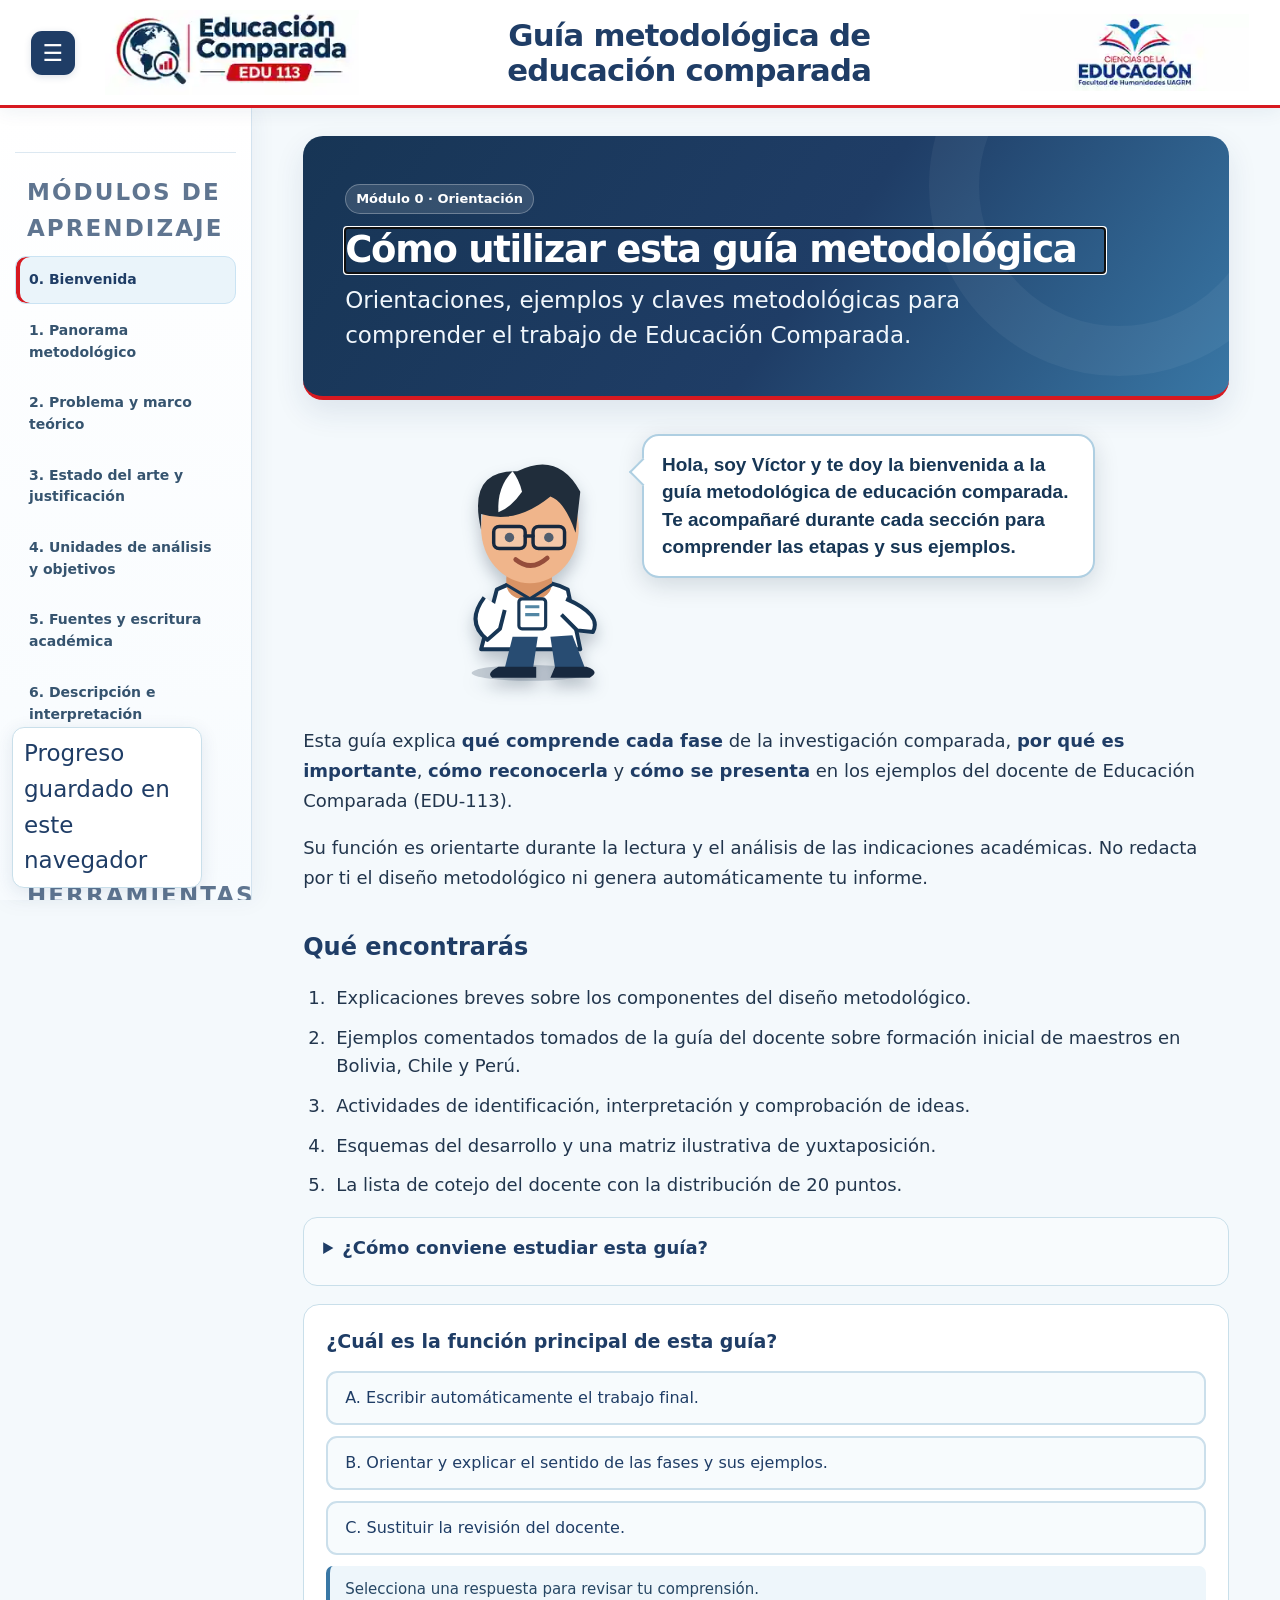
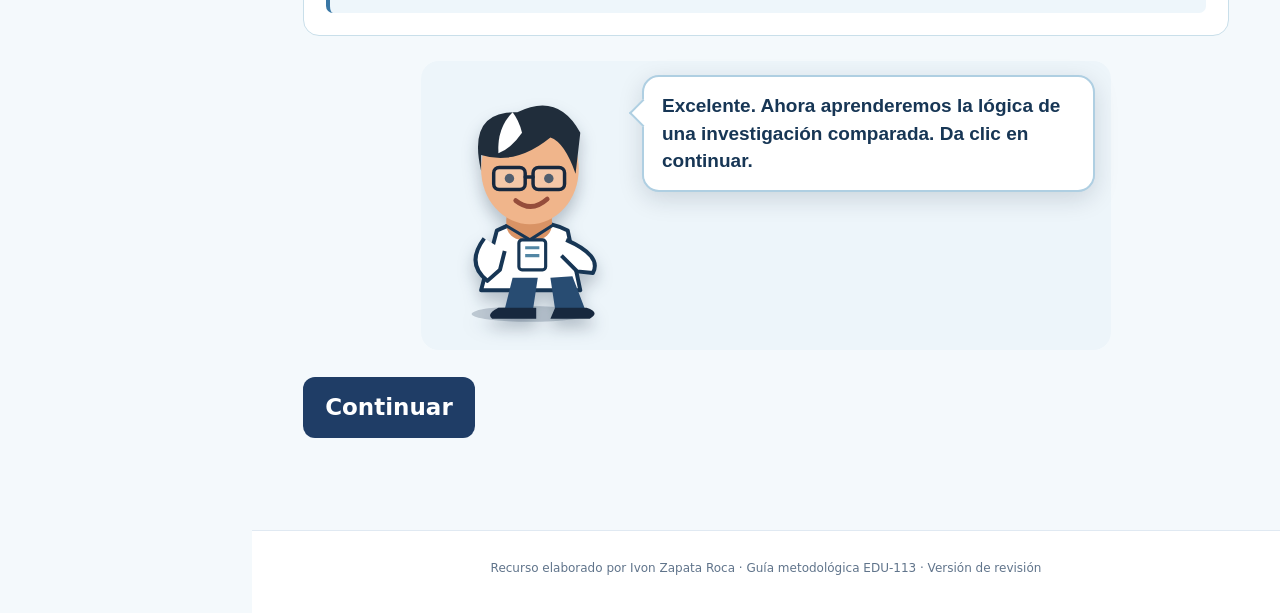
<file: index.html>
<!doctype html>
<html lang="es"><head><meta charset="utf-8"><meta name="viewport" content="width=device-width,initial-scale=1">
<title>Guía metodológica · Educación Comparada EDU-113</title><link rel="icon" type="image/svg+xml" href="assets/logo-educacion-comparada-edu113.svg">
<link rel="stylesheet" href="css/style.css?v=0.8.1"><link rel="stylesheet" href="css/edu-v4-5.css?v=4.7"><link rel="stylesheet" href="css/mobile-polish-v4-8.css?v=4.8"></head><body>
<a class="skip-link" href="#mainContent">Saltar al contenido principal</a><header class="edu-header"><button id="sidebarToggle" onclick="toggleSidebar()" aria-controls="sidebar" aria-expanded="true" aria-label="Ocultar menú lateral">☰</button><div class="edu-header-logos"><img class="edu-header-main-logo" src="assets/logo-educacion-comparada-edu113.svg" alt="Educación Comparada EDU 113 · Logo oficial de la guía" width="280" height="93"><h1 class="edu-site-title">Guía metodológica de educación comparada</h1><img class="edu-header-academic-logo" src="assets/logo-ciencias-educacion.svg" alt="Ciencias de la Educación · Facultad de Humanidades UAGRM" width="280" height="93"></div></header><aside class="sidebar" id="sidebar" aria-label="Menú de navegación lateral"><div class="sidebar-brand"><button type="button" id="eduRouteBrand" class="edu-route-brand" aria-label="Abrir mapa de progreso"><strong>Ruta de investigación</strong><small>EDU-113 · Guía interactiva</small><span aria-hidden="true">↗</span></button></div><span class="sidebar-label">Navegación</span><button data-page="home" onclick="sidebarGo('home')"><span class="side-icon" aria-hidden="true">⌂</span>Inicio</button><button data-page="map" onclick="sidebarGo('map')"><span class="side-icon" aria-hidden="true">▦</span>Ruta metodológica</button><button data-page="progress" onclick="sidebarGo('progress')"><span class="side-icon" aria-hidden="true">◴</span>Mi progreso</button><span class="sidebar-label">Etapa I · Planifica</span><button data-page="s1" onclick="sidebarGo('s1')"><span class="side-icon" aria-hidden="true">①</span>Fundamentos</button><button data-page="s2" onclick="sidebarGo('s2')"><span class="side-icon" aria-hidden="true">②</span>Delimitación</button><button data-page="s3" onclick="sidebarGo('s3')"><span class="side-icon" aria-hidden="true">③</span>Objetivos</button><span class="sidebar-label">Próximas etapas</span><button onclick="sidebarGo('map')"><span class="side-icon" aria-hidden="true">▤</span>Investiga · Compara · Presenta</button></aside><div class="sidebar-backdrop" onclick="setSidebar(false)" aria-hidden="true"></div>
<section id="home" class="hero"><span class="tag">UAGRM · Ciencias de la Educación</span><h1>Guía metodológica interactiva</h1><p>Investiga sistemas educativos de distintos países, compara sus semejanzas y diferencias y explica los factores que pueden influir en ellas mediante evidencias.</p><p>Consulta esta guía cada vez que necesites mejorar una etapa de tu trabajo académico.</p><div class="guide-scene" aria-label="Personaje orientador de la guía"><div class="guide-character guia-avatar" aria-hidden="true" style="box-sizing:border-box!important;width:min(5cm,40vw)!important;height:auto!important;aspect-ratio:5/7!important;max-width:5cm!important;max-height:7cm!important;min-width:0!important;flex:0 0 auto!important;display:flex!important;align-items:center!important;justify-content:center!important;"><svg width="189" height="265" style="display:block!important;width:100%!important;height:100%!important;max-width:100%!important;max-height:100%!important;flex:none!important;" viewBox="0 0 120 150" xmlns="http://www.w3.org/2000/svg" focusable="false"><ellipse cx="59" cy="144" rx="37" ry="5" fill="#07223d" opacity=".2"/><path d="M38 91 Q60 80 83 91 L91 129 H28Z" fill="#ffffff" stroke="#173655" stroke-width="2.5" stroke-linejoin="round"/><path d="M48 121 L43 141 H61 L64 121 M72 121 L75 141 H94 L86 120" fill="#284c72"/><path d="M39 140h24v7H35q-4-3 4-7m36 0h20q9 3 2 7H72Z" fill="#17283e"/><path d="M30 96 Q18 112 32 123 L40 116 L43 104 M82 97 Q105 107 99 118 L89 117 L79 107" fill="#ffffff" stroke="#173655" stroke-width="2.5" stroke-linejoin="round"/><rect x="44" y="74" width="29" height="23" rx="10" fill="#d99365"/><path d="M44 88 L59 97 L73 88" fill="none" stroke="#173655" stroke-width="2" stroke-linecap="round" stroke-linejoin="round"/><ellipse cx="59" cy="52" rx="31" ry="35" fill="#f0b58b"/><path d="M28 53 Q19 15 51 16 Q77 3 91 29 L88 55 Q81 35 72 32 Q50 50 28 43Z" fill="#202d3b"/><path d="M48 16 Q38 26 39 42 Q47 39 54 29 Q52 21 48 16Z" fill="#ffffff"/><circle cx="46" cy="58" r="3" fill="#17283e"/><circle cx="71" cy="58" r="3" fill="#17283e"/><g stroke="#17283e" stroke-width="2.2" fill="#ffffff" fill-opacity="0.25"><rect x="36" y="51" width="20" height="14" rx="3.5"/><rect x="61" y="51" width="20" height="14" rx="3.5"/><line x1="56" y1="57" x2="61" y2="57" stroke-linecap="round"/></g><path d="M50 72 Q60 80 70 71" fill="none" stroke="#954d3b" stroke-width="3" stroke-linecap="round"/><rect x="52" y="97" width="17" height="19" rx="2" fill="#ffffff" stroke="#173655" stroke-width="2"/><path d="M56 102h9m-9 5h9" stroke="#5286a4" stroke-width="2"/></svg></div><div class="guide-bubble">Hola, soy Víctor y te doy la bienvenida a la guía metodológica de educación comparada. Te acompañaré durante cada sección para comprender las etapas y sus ejemplos.</div></div><button class="cta" onclick="show('map')">Comenzar</button><p style="font-size:14px">Video introductorio: pendiente de incorporación. La guía puede utilizarse sin video.</p></section>
<main class="container" id="mainContent" tabindex="-1">
<section id="map" hidden><div class="card route-card"><div class="route-heading"><div><span class="tag">Itinerario metodológico · 10 pasos</span><h2>Tu ruta de investigación comparativa</h2><p>Recorre el camino desde la pregunta inicial hasta la revisión del informe. Selecciona un círculo para consultar cada etapa.</p></div><div class="route-metric"><strong id="routePercent">0%</strong><span>de la ruta completada</span></div></div><div class="progress" role="progressbar" aria-label="Progreso de la ruta" aria-valuemin="0" aria-valuemax="100" aria-valuenow="0" id="routeProgress"><div id="bar"></div></div><p id="summary"></p><div class="route-key"><span><i class="key-done"></i>Completado</span><span><i class="key-now"></i>Continúa aquí</span><span><i class="key-future"></i>Próximamente</span></div><div class="journey" id="journey" aria-label="Mapa interactivo de las diez etapas de investigación"><svg class="journey-line" viewBox="0 0 100 1000" preserveAspectRatio="none" aria-hidden="true"><path d="M25 50 C25 110 75 90 75 150 S25 190 25 250 S75 290 75 350 S25 390 25 450 S75 490 75 550 S25 590 25 650 S75 690 75 750 S25 790 25 850 S75 890 75 950" fill="none" stroke="#d4e4ee" stroke-width="2.8" stroke-linecap="round" stroke-dasharray="1.2 1.6"/></svg><div id="journeyStops"></div></div><div class="route-next" id="routeNext" aria-live="polite"></div></div><div id="modules" hidden></div><section class="card" id="lesson-intro"><span class="tag">Guía visual · Ejemplo aplicado</span><h2>Investigar para comparar sistemas educativos</h2><div class="illustrated-row"><div class="edu-illustration" role="img" aria-label="Esquema de comparación educativa entre Argentina, Bolivia y Perú"><svg viewBox="0 0 360 230" xmlns="http://www.w3.org/2000/svg"><rect width="360" height="230" rx="18" fill="#eaf4fa"/><rect x="22" y="42" width="126" height="140" rx="12" fill="#fff" stroke="#a8c8df" stroke-width="2"/><rect x="212" y="42" width="126" height="140" rx="12" fill="#fff" stroke="#a8c8df" stroke-width="2"/><path d="M44 91h82M44 109h82M44 127h62M233 91h82M233 109h82M233 127h62" stroke="#9bb7cc" stroke-width="7" stroke-linecap="round"/><path d="M77 30l24-14 24 14v12H77zM255 30l24-14 24 14v12h-48z" fill="#3977a5"/><circle cx="180" cy="108" r="30" fill="#1f3d66"/><path d="M166 108h28m-8-9 9 9-9 9m-12-18-9 9 9 9" stroke="#fff" stroke-width="3" fill="none" stroke-linecap="round"/><text x="85" y="164" font-size="13" font-weight="700" text-anchor="middle" fill="#1f3d66">Argentina</text><text x="275" y="164" font-size="13" font-weight="700" text-anchor="middle" fill="#1f3d66">Bolivia</text><text x="180" y="211" font-size="13" font-weight="700" text-anchor="middle" fill="#1f3d66">Perú · tercer país del caso modelo</text></svg></div><div><p>La investigación aporta las evidencias para contrastar <strong>estructura escolar, currículo, enfoques, programas y evaluación</strong>. La comparación identifica semejanzas y diferencias; la interpretación examina sus posibles explicaciones.</p><p><strong>Pregunta guía:</strong> ¿qué información comparable necesitamos reunir de Argentina, Bolivia y Perú para analizar las estrategias de atención a dificultades de aprendizaje en primaria?</p><button onclick="show('s1')">Estudiar los fundamentos</button></div></div></section>
<section class="card" id="interactive-book"><span class="tag">Libro interactivo · 4 páginas</span><h2>Del tema a la comparación</h2><p>Avanza por las páginas para comprender el procedimiento. Puedes volver a leerlas cuando lo necesites.</p><div class="book-page" id="bookPage" aria-live="polite"></div><div class="book-controls"><button id="bookPrev" onclick="bookMove(-1)">Anterior</button><span id="bookCount"></span><button id="bookNext" onclick="bookMove(1)">Siguiente</button></div></section>
<section class="card" id="branching"><span class="tag">Escenario de decisiones</span><h2>¿Qué harías como investigador?</h2><p>Elige una decisión y observa sus consecuencias metodológicas. No es una calificación.</p><div id="branchContent" class="branch-content" aria-live="polite"></div></section></section>
<section id="s1" hidden><div class="card"><div class="learning-lead"><span class="tag">Primero observa · Después construye</span><h3>¿Qué producirás en esta estación?</h3><p>Una primera descripción de una necesidad educativa que te interese investigar. El caso modelo te acompañará en las siguientes estaciones.</p><div class="model-example"><strong>Modelo breve · Caso de referencia</strong><p>Fenómeno: dificultades de aprendizaje. Nivel: primaria. Países: Argentina, Bolivia y Perú. Pregunta orientadora: ¿qué semejanzas y diferencias presentan las estrategias de atención documentadas en estos países?</p></div></div><details class="learning-fold"><summary>Comprende qué es una comparación educativa rigurosa</summary><p>Una investigación comparativa establece criterios comunes, reúne evidencias para cada unidad y explica semejanzas y diferencias sin asumir causas que no se han demostrado.</p><p><strong>Comprueba:</strong> ¿estás comparando el mismo nivel, período y fenómeno?</p></details><span class="tag">Etapa I · Planifica</span><h2>1. ¿Qué sabes de investigación comparativa?</h2><aside class="mentor-note" aria-label="Orientación del personaje guía"><span class="mentor-icon" aria-hidden="true">✦</span><div><strong>Pregunta para reflexionar</strong><p>Antes de empezar: ¿qué permite comparar rigurosamente los sistemas educativos de distintos países? Busca criterios comunes, no solo diferencias llamativas.</p></div></aside><p><strong>La investigación comparativa en Educación Comparada</strong> utiliza la investigación como medio para conocer, analizar y contrastar sistemas educativos de dos o más países. Su propósito es reconocer <strong>semejanzas y diferencias</strong> en su estructura, currículo, enfoques pedagógicos, programas y atención a distintas edades de escolarización, y examinar <strong>por qué</strong> se producen esas similitudes o diferencias a partir de evidencias.</p><p>No basta con describir cada sistema educativo por separado: es necesario aplicar <strong>criterios comunes de comparación</strong> y relacionar los hallazgos con factores históricos, culturales, sociales, políticos y económicos. Las causas no deben suponerse; se investigan y argumentan con fuentes verificables.</p><h3>Caso modelo: Argentina, Bolivia y Perú</h3><p>El documento de referencia estudia las <strong>dificultades de aprendizaje en educación primaria</strong> en Argentina, Bolivia y Perú. Examina marcos normativos, dificultades documentadas y estrategias de atención. La comparación exige reunir evidencias pertinentes de los tres países y aplicar criterios comunes.</p><div class="grid"><div><strong>Estructura:</strong> niveles, ciclos y edades de escolarización.</div><div><strong>Currículo:</strong> organización, áreas de aprendizaje y prioridades formativas.</div><div><strong>Enfoque:</strong> fundamentos y orientaciones pedagógicas.</div><div><strong>Programas:</strong> iniciativas dirigidas a grupos etarios y necesidades educativas.</div><div><strong>Evaluación:</strong> criterios y procedimientos para valorar aprendizajes.</div><div><strong>Contexto:</strong> factores que ayudan a interpretar las diferencias.</div></div><p class="muted">Este ejemplo plantea preguntas de investigación; no afirma todavía cuáles son las diferencias concretas entre ambos países. Esas conclusiones requieren contrastar fuentes oficiales vigentes.</p><h3>Descubre y practica</h3><p>¿Cuál de estas preguntas corresponde mejor a una investigación comparativa internacional?</p><div id="q1" role="group" aria-label="Selecciona la pregunta comparativa"></div><div id="f1" class="feedback" role="status" aria-live="polite" hidden></div></div><div class="card"><h3>Aprende con un ejemplo</h3><p>En el caso didáctico de dificultades de aprendizaje en primaria en Argentina, Bolivia y Perú, se identifican el fenómeno, el nivel y las unidades de comparación. El período y los indicadores deben precisarse.</p><p>La introducción puede esbozarse al inicio, pero conviene redactar su versión definitiva después de desarrollar la investigación.</p><h3>Aplica</h3><label>¿Qué necesidad educativa has observado en tu entorno?</label><textarea id="need" oninput="save()"></textarea><button onclick="complete(1)">Continuar</button></div></section>
<section id="s2" hidden><div class="card"><div class="learning-lead"><span class="tag">Producto esperado · Etapa 2</span><h3>De una idea general a un tema delimitado</h3><div class="model-example"><strong>Ejemplo trabajado</strong><p><b>Fenómeno:</b> dificultades de aprendizaje. <b>Unidades:</b> Argentina, Bolivia y Perú. <b>Nivel:</b> primaria. <b>Dimensiones:</b> legislación y estrategias de atención. <b>Período:</b> debe precisarse según las fuentes disponibles.</p></div><p>Escribe tu propia delimitación en los campos inferiores. No copies el ejemplo si tu tema es distinto.</p></div><details class="learning-fold"><summary>¿Cómo sé si mi tema está bien delimitado?</summary><ul><li>El fenómeno se identifica con claridad.</li><li>Las unidades de comparación son pertinentes.</li><li>El nivel y el período están definidos.</li><li>Existen fuentes que permiten comparar dimensiones equivalentes.</li></ul></details><span class="tag">Etapa I · Planifica</span><h2>2. Tema y delimitación</h2><aside class="mentor-note" aria-label="Orientación del personaje guía"><span class="mentor-icon" aria-hidden="true">✦</span><div><strong>Consejo metodológico</strong><p>Delimitar no es elegir países al azar. Primero identifica el fenómeno educativo y comprueba que existan fuentes pertinentes para ambos contextos.</p></div></aside><p><strong>Delimitar</strong> consiste en precisar qué fenómeno se estudiará, en qué unidades de comparación, nivel educativo, período y dimensiones. Un tema bien delimitado es más viable y facilita localizar fuentes comparables.</p><h3>Ejemplo didáctico</h3><p>Fenómeno: dificultades de aprendizaje. Nivel: primaria. Unidades: Argentina, Bolivia y Perú. Posibles dimensiones: políticas de apoyo, legislación y estrategias de atención. No se ofrece el trabajo completo para evitar la reproducción de sus contenidos.</p><div class="country-explorer" aria-label="Explorador visual de los países del caso modelo"><div class="country-intro"><span class="tag">Explora el caso modelo</span><h3>Selecciona un país y descubre qué investigar</h3><p>Elige una tarjeta. La ficha mostrará el contexto de comparación y las evidencias que deberás localizar. Los datos no se presentan como resultados comprobados.</p></div><div class="country-selector" role="group" aria-label="País del caso modelo"><button type="button" class="country-choice active" data-country="argentina" onclick="selectCountry('argentina')" aria-pressed="true"><span class="country-flag" aria-hidden="true">🇦🇷</span><strong>Argentina</strong><small>Explorar ficha</small></button><button type="button" class="country-choice" data-country="bolivia" onclick="selectCountry('bolivia')" aria-pressed="false"><span class="country-flag" aria-hidden="true">🇧🇴</span><strong>Bolivia</strong><small>Explorar ficha</small></button><button type="button" class="country-choice" data-country="peru" onclick="selectCountry('peru')" aria-pressed="false"><span class="country-flag" aria-hidden="true">🇵🇪</span><strong>Perú</strong><small>Explorar ficha</small></button></div><div class="country-display" aria-live="polite"><div class="country-facts"><span class="tag" id="countryTag">País seleccionado</span><h3 id="countryTitle">Argentina</h3><p id="countrySummary"></p><div id="countryDetails"></div><button type="button" class="country-use" onclick="addCountryToSelection()">Añadir este país a mi delimitación</button></div></div><p class="field-tip">La selección de países del estudiante se guarda en el campo «Países o unidades de comparación». Puedes escribir otros países directamente.</p></div><h3>Construye tu delimitación</h3><label>Fenómeno educativo</label><input id="topic" oninput="save()"><label>Países o unidades de comparación</label><input id="countries" oninput="save()"><label>Nivel educativo</label><input id="level" oninput="save()"><label>Período</label><input id="period" oninput="save()"><label>Dimensiones preliminares</label><textarea id="dims" oninput="save()"></textarea><label>Pregunta comparativa inicial</label><p class="field-tip">¿Qué semejanzas, diferencias o explicaciones investigarás con evidencia?</p><textarea id="question" oninput="save()"></textarea><button onclick="complete(2)">Continuar</button><p id="f2" class="feedback" role="status" aria-live="polite" hidden></p></div></section>
<section id="s3" hidden><div class="card"><div class="learning-lead"><span class="tag">Producto esperado · Etapa 3</span><h3>Una pregunta y objetivos que se correspondan</h3><div class="model-example"><strong>Modelo de coherencia</strong><p><b>Pregunta:</b> ¿qué semejanzas y diferencias existen en las estrategias de atención a dificultades de aprendizaje en primaria de Argentina, Bolivia y Perú?</p><p><b>Objetivo general:</b> comparar las estrategias de atención documentadas en los tres países.</p><p><b>Objetivos específicos:</b> identificar marcos normativos; describir estrategias de atención; contrastar semejanzas y diferencias.</p></div></div><div class="coherence-panel"><h3>Tu pregunta de investigación</h3><p id="questionMirror" class="mirror-text">Completa la pregunta en la estación 2 para verla aquí.</p><p class="field-tip">Comprueba si cada objetivo contribuye a responder esta pregunta. El panel no evalúa automáticamente su calidad académica.</p></div><details class="learning-fold"><summary>¿Cómo reviso la coherencia entre pregunta y objetivos?</summary><ol><li>Subraya el fenómeno y las unidades de comparación en la pregunta.</li><li>Comprueba que aparezcan también en el objetivo general.</li><li>Revisa que cada objetivo específico aporte una parte necesaria de la respuesta.</li></ol></details><span class="tag">Etapa I · Planifica</span><h2>3. Objetivos y diseño metodológico</h2><aside class="mentor-note" aria-label="Orientación del personaje guía"><span class="mentor-icon" aria-hidden="true">✦</span><div><strong>Al redactar objetivos</strong><p>Recuerda: los objetivos suelen redactarse con verbos en infinitivo, como analizar, identificar o comparar. Lo importante es que la acción sea clara y coherente con tu pregunta de investigación.</p></div></aside><p>Los objetivos indican <strong>qué se pretende lograr</strong>. Se formulan habitualmente con un verbo en infinitivo, seguido de la acción, el objeto de estudio y la delimitación pertinente. El objetivo general orienta la investigación; los específicos contribuyen a alcanzarlo.</p><h3>Taxonomía revisada de Bloom</h3><div class="grid"><div>1. Recordar: identificar</div><div>2. Comprender: explicar</div><div>3. Aplicar: utilizar</div><div>4. Analizar: comparar</div><div>5. Evaluar: justificar</div><div>6. Crear: proponer</div></div><p class="muted">Los niveles son orientativos: la complejidad depende de la tarea, no únicamente del verbo.</p><h3>Ejemplo didáctico</h3><p>Objetivo general: comparar el abordaje de las dificultades de aprendizaje en educación primaria de Argentina, Bolivia y Perú. Objetivos específicos: analizar marcos normativos, identificar dificultades documentadas y examinar estrategias de atención.</p><h3>Redacta tus objetivos</h3><label>Objetivo general</label><p class="field-tip">Ejemplo de estructura: verbo en infinitivo + objeto de estudio + unidades de comparación + delimitación pertinente.</p><textarea id="general" oninput="save()"></textarea><label>Objetivo específico 1</label><textarea id="specific1" oninput="save()"></textarea><label>Objetivo específico 2</label><textarea id="specific2" oninput="save()"></textarea><label>¿Cómo contribuyen estos objetivos a tu pregunta comparativa?</label><textarea id="coherence" oninput="save()"></textarea><button onclick="complete(3)">Continuar</button><p id="f3" class="feedback" role="status" aria-live="polite" hidden></p></div>
<div class="card source-lab"><span class="tag">Laboratorio de investigación · Vista previa de la etapa 4</span><h2>Encuentra, registra y utiliza tu primera fuente</h2><p>Este laboratorio es una práctica opcional mientras desarrollamos la estación 4. No condiciona el desbloqueo de la ruta.</p><div class="learning-steps"><article class="step-panel"><span class="step-num">01</span><h3>Prueba una búsqueda concreta</h3><p>Consulta de ejemplo: <code>"dificultades específicas del aprendizaje" Argentina ley 27306</code>. Comprueba autoría institucional, fecha, texto completo y relación con tu pregunta.</p><details class="learning-fold"><summary>¿Dónde buscar dentro del documento?</summary><p>Busca el título, la institución autora, el año, los artículos o apartados sobre atención educativa y las páginas donde se encuentra la evidencia. Si el documento es una ley, registra el artículo correspondiente; no inventes páginas.</p></details></article><article class="step-panel"><span class="step-num">02</span><h3>Explora buscadores académicos</h3><div class="search-tools"><a href="https://scholar.google.com/" target="_blank" rel="noopener noreferrer"><span class="tool-mark tool-logo"><img src="https://www.google.com/s2/favicons?domain=scholar.google.com&amp;sz=128" alt="Logotipo de Google Académico" width="44" height="44" loading="lazy" referrerpolicy="no-referrer" onerror="this.hidden=true;this.nextElementSibling.hidden=false"><span class="tool-logo-fallback" hidden aria-hidden="true">G</span></span><strong>Google Académico</strong><small>Artículos y tesis</small></a><a href="https://elicit.com/" target="_blank" rel="noopener noreferrer"><span class="tool-mark tool-logo"><img src="https://www.google.com/s2/favicons?domain=elicit.com&amp;sz=128" alt="Logotipo de Elicit" width="44" height="44" loading="lazy" referrerpolicy="no-referrer" onerror="this.hidden=true;this.nextElementSibling.hidden=false"><span class="tool-logo-fallback" hidden aria-hidden="true">E</span></span><strong>Elicit</strong><small>Búsqueda asistida</small></a><a href="https://www.researchrabbit.ai/" target="_blank" rel="noopener noreferrer"><span class="tool-mark tool-logo"><img src="https://www.google.com/s2/favicons?domain=researchrabbit.ai&amp;sz=128" alt="Logotipo de ResearchRabbit" width="44" height="44" loading="lazy" referrerpolicy="no-referrer" onerror="this.hidden=true;this.nextElementSibling.hidden=false"><span class="tool-logo-fallback" hidden aria-hidden="true">R</span></span><strong>ResearchRabbit</strong><small>Investigaciones relacionadas</small></a></div><p class="field-tip">Los enlaces y los iconos de las plataformas se cargan mediante internet. Si una imagen no está disponible, se muestra su inicial.</p></article><article class="step-panel"><span class="step-num">03</span><h3>Construye un párrafo con evidencia</h3><aside class="citation-resource"><div><span class="tag">Lectura universitaria recomendada</span><h3>Cómo integrar una cita en tu propio texto</h3><p>La guía LEO de la Universidad de los Andes explica cómo seleccionar fuentes, contextualizar una cita, incorporarla y comentarla, además de revisar errores frecuentes.</p><a href="https://leo.uniandes.edu.co/uso-de-citas-en-la-escritura-academica/" target="_blank" rel="noopener noreferrer">Consultar «Uso de fuentes en la escritura académica» · Universidad de los Andes</a><p class="field-tip">Recurso externo: requiere conexión a internet.</p></div></aside><div class="model-example"><strong>Modelo de paráfrasis, no cita textual</strong><p><b>Antes:</b> Para analizar la atención educativa en Argentina, conviene examinar su marco normativo.</p><p><b>Evidencia:</b> La Ley 27.306 (Argentina, 2016) establece disposiciones sobre dificultades específicas del aprendizaje.</p><p><b>Comentario:</b> Este marco ofrece una dimensión para comparar con Bolivia y Perú; la existencia de una norma no demuestra su aplicación efectiva.</p></div><p class="field-tip">Verifica el texto legal original y prepara su referencia APA 7 antes de utilizarlo en un trabajo académico.</p><label for="preamble">Mi introducción a la evidencia</label><textarea id="preamble" oninput="save()" placeholder="Presento el tema y explico por qué consulto esta fuente"></textarea><label for="evidence">Mi paráfrasis o cita con referencia</label><textarea id="evidence" oninput="save()" placeholder="Autor o institución, año, idea comprobada y localizador si corresponde"></textarea><label for="commentary">Mi comentario crítico</label><textarea id="commentary" oninput="save()" placeholder="Explico qué aporta la evidencia a mi comparación"></textarea></article><article class="step-panel"><span class="step-num">04</span><h3>Ficha breve de mi fuente</h3><label for="sourceTitle">Título del documento</label><input id="sourceTitle" oninput="save()"><label for="sourceUrl">Enlace a la fuente</label><input id="sourceUrl" type="url" oninput="save()" placeholder="https://..."><label for="sourceLocator">Página, artículo o apartado</label><input id="sourceLocator" oninput="save()"><label for="sourceIdea">Idea útil para mi pregunta</label><textarea id="sourceIdea" oninput="save()"></textarea><label for="sourceNote">Mi interpretación o comentario</label><textarea id="sourceNote" oninput="save()"></textarea><p id="sourceStatus" class="field-tip" aria-live="polite">Los campos se guardan automáticamente en este navegador.</p></article></div></div></section><section id="progress" hidden><aside class="mentor-note" aria-label="Orientación del personaje guía"><span class="mentor-icon" aria-hidden="true">✦</span><div><strong>Cierre y revisión</strong><p>Revisa tus productos, identifica qué debes mejorar y conserva un respaldo. Una guía orienta el proceso; la validación académica corresponde a la revisión de las evidencias.</p></div></aside><div class="card"><h2>Mi progreso</h2><p>El avance se guarda automáticamente en este navegador. Puedes descargar un respaldo JSON para recuperarlo en otro dispositivo.</p><div class="progress"><div id="bar2"></div></div><p id="summary2"></p><button onclick="exportData()">Descargar respaldo</button> <label for="importfile">Importar respaldo</label><input id="importfile" type="file" accept=".json,application/json" onchange="importData(this)"><p class="muted">El progreso registra actividades realizadas, no certifica autoría, aprendizaje ni aprobación. Las revisiones oficiales corresponden al docente en los horarios establecidos.</p></div></section>
</main><footer>Recurso elaborado por Ivon Zapata Roca · Guía metodológica EDU-113 · Versión de revisión</footer>
<script src="js/app.js?v=0.8.2" defer></script><script src="js/edu-docx.js?v=1.0" defer></script><script src="js/edu-v4-5.js?v=4.7" defer></script></body></html>
</file>
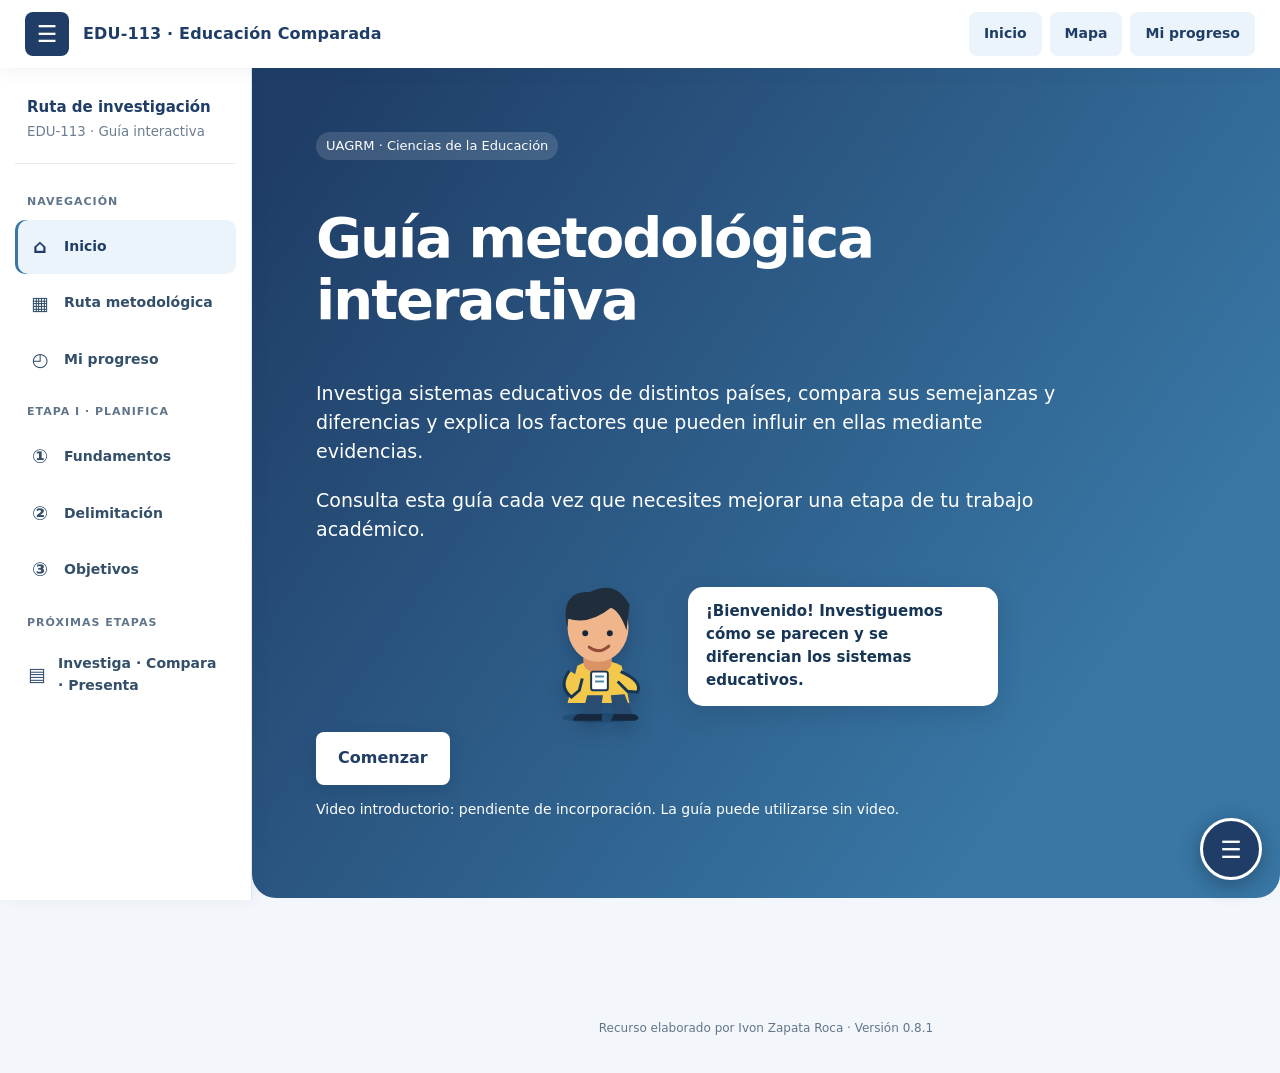
<file: backup/v0.8.1/index.html>
<!doctype html>
<html lang="es"><head><meta charset="utf-8"><meta name="viewport" content="width=device-width,initial-scale=1">
<title>Guía metodológica · Educación Comparada EDU-113</title>
<link rel="stylesheet" href="css/style.css?v=0.8.1"></head><body>
<a class="skip-link" href="#mainContent">Saltar al contenido principal</a><header><button id="sidebarToggle" onclick="toggleSidebar()" aria-controls="sidebar" aria-expanded="true" aria-label="Ocultar menú lateral">☰</button><strong>EDU-113 · Educación Comparada</strong><nav><button onclick="show('home')">Inicio</button><button onclick="show('map')">Mapa</button><button onclick="show('progress')">Mi progreso</button></nav></header><aside class="sidebar" id="sidebar" aria-label="Menú de navegación lateral"><div class="sidebar-brand"><strong>Ruta de investigación</strong><small>EDU-113 · Guía interactiva</small></div><span class="sidebar-label">Navegación</span><button data-page="home" onclick="sidebarGo('home')"><span class="side-icon" aria-hidden="true">⌂</span>Inicio</button><button data-page="map" onclick="sidebarGo('map')"><span class="side-icon" aria-hidden="true">▦</span>Ruta metodológica</button><button data-page="progress" onclick="sidebarGo('progress')"><span class="side-icon" aria-hidden="true">◴</span>Mi progreso</button><span class="sidebar-label">Etapa I · Planifica</span><button data-page="s1" onclick="sidebarGo('s1')"><span class="side-icon" aria-hidden="true">①</span>Fundamentos</button><button data-page="s2" onclick="sidebarGo('s2')"><span class="side-icon" aria-hidden="true">②</span>Delimitación</button><button data-page="s3" onclick="sidebarGo('s3')"><span class="side-icon" aria-hidden="true">③</span>Objetivos</button><span class="sidebar-label">Próximas etapas</span><button onclick="sidebarGo('map')"><span class="side-icon" aria-hidden="true">▤</span>Investiga · Compara · Presenta</button></aside><div class="sidebar-backdrop" onclick="setSidebar(false)" aria-hidden="true"></div>
<section id="home" class="hero"><span class="tag">UAGRM · Ciencias de la Educación</span><h1>Guía metodológica interactiva</h1><p>Investiga sistemas educativos de distintos países, compara sus semejanzas y diferencias y explica los factores que pueden influir en ellas mediante evidencias.</p><p>Consulta esta guía cada vez que necesites mejorar una etapa de tu trabajo académico.</p><div class="guide-scene" aria-label="Personaje orientador de la guía"><div class="guide-character" aria-hidden="true"><svg viewBox="0 0 120 150" xmlns="http://www.w3.org/2000/svg"><ellipse cx="59" cy="144" rx="37" ry="5" fill="#07223d" opacity=".2"/><path d="M38 91 Q60 80 83 91 L91 129 H28Z" fill="#f3c84b"/><path d="M48 121 L43 141 H61 L64 121 M72 121 L75 141 H94 L86 120" fill="#284c72"/><path d="M39 140h24v7H35q-4-3 4-7m36 0h20q9 3 2 7H72Z" fill="#17283e"/><path d="M30 96 Q18 112 32 123 L40 116 L43 104 M82 97 Q105 107 99 118 L89 117 L79 107" fill="#f3c84b" stroke="#173655" stroke-width="3"/><rect x="44" y="74" width="29" height="23" rx="10" fill="#d99365"/><ellipse cx="59" cy="52" rx="31" ry="35" fill="#f0b58b"/><path d="M28 53 Q19 15 51 16 Q77 3 91 29 L88 55 Q81 35 72 32 Q50 50 28 43Z" fill="#202d3b"/><circle cx="46" cy="58" r="3" fill="#17283e"/><circle cx="71" cy="58" r="3" fill="#17283e"/><path d="M50 72 Q60 80 70 71" fill="none" stroke="#954d3b" stroke-width="3" stroke-linecap="round"/><rect x="52" y="97" width="17" height="19" rx="2" fill="#fff" stroke="#173655" stroke-width="2"/><path d="M56 102h9m-9 5h9" stroke="#5286a4" stroke-width="2"/></svg></div><div class="guide-bubble">¡Bienvenido! Investiguemos cómo se parecen y se diferencian los sistemas educativos.</div></div><button class="cta" onclick="show('map')">Comenzar</button><p style="font-size:14px">Video introductorio: pendiente de incorporación. La guía puede utilizarse sin video.</p></section>
<main class="container" id="mainContent" tabindex="-1">
<section id="map" hidden><div class="card route-card"><div class="route-heading"><div><span class="tag">Itinerario metodológico · 10 pasos</span><h2>Tu ruta de investigación comparativa</h2><p>Recorre el camino desde la pregunta inicial hasta la revisión del informe. Selecciona un círculo para consultar cada etapa.</p></div><div class="route-metric"><strong id="routePercent">0%</strong><span>de la ruta completada</span></div></div><div class="progress" role="progressbar" aria-label="Progreso de la ruta" aria-valuemin="0" aria-valuemax="100" aria-valuenow="0" id="routeProgress"><div id="bar"></div></div><p id="summary"></p><div class="route-key"><span><i class="key-done"></i>Completado</span><span><i class="key-now"></i>Continúa aquí</span><span><i class="key-future"></i>Próximamente</span></div><div class="journey" id="journey" aria-label="Mapa interactivo de las diez etapas de investigación"><svg class="journey-line" viewBox="0 0 100 1000" preserveAspectRatio="none" aria-hidden="true"><path d="M25 50 C25 110 75 90 75 150 S25 190 25 250 S75 290 75 350 S25 390 25 450 S75 490 75 550 S25 590 25 650 S75 690 75 750 S25 790 25 850 S75 890 75 950" fill="none" stroke="#d4e4ee" stroke-width="2.8" stroke-linecap="round" stroke-dasharray="1.2 1.6"/></svg><div id="journeyStops"></div></div><div class="route-next" id="routeNext" aria-live="polite"></div></div><div id="modules" hidden></div><section class="card" id="lesson-intro"><span class="tag">Guía visual · Ejemplo aplicado</span><h2>Investigar para comparar sistemas educativos</h2><div class="illustrated-row"><div class="edu-illustration" role="img" aria-label="Esquema de comparación educativa entre Argentina, Bolivia y Perú"><svg viewBox="0 0 360 230" xmlns="http://www.w3.org/2000/svg"><rect width="360" height="230" rx="18" fill="#eaf4fa"/><rect x="22" y="42" width="126" height="140" rx="12" fill="#fff" stroke="#a8c8df" stroke-width="2"/><rect x="212" y="42" width="126" height="140" rx="12" fill="#fff" stroke="#a8c8df" stroke-width="2"/><path d="M44 91h82M44 109h82M44 127h62M233 91h82M233 109h82M233 127h62" stroke="#9bb7cc" stroke-width="7" stroke-linecap="round"/><path d="M77 30l24-14 24 14v12H77zM255 30l24-14 24 14v12h-48z" fill="#3977a5"/><circle cx="180" cy="108" r="30" fill="#1f3d66"/><path d="M166 108h28m-8-9 9 9-9 9m-12-18-9 9 9 9" stroke="#fff" stroke-width="3" fill="none" stroke-linecap="round"/><text x="85" y="164" font-size="13" font-weight="700" text-anchor="middle" fill="#1f3d66">Argentina</text><text x="275" y="164" font-size="13" font-weight="700" text-anchor="middle" fill="#1f3d66">Bolivia</text><text x="180" y="211" font-size="13" font-weight="700" text-anchor="middle" fill="#1f3d66">Perú · tercer país del caso modelo</text></svg></div><div><p>La investigación aporta las evidencias para contrastar <strong>estructura escolar, currículo, enfoques, programas y evaluación</strong>. La comparación identifica semejanzas y diferencias; la interpretación examina sus posibles explicaciones.</p><p><strong>Pregunta guía:</strong> ¿qué información comparable necesitamos reunir de Argentina, Bolivia y Perú para analizar las estrategias de atención a dificultades de aprendizaje en primaria?</p><button onclick="show('s1')">Estudiar los fundamentos</button></div></div></section>
<section class="card" id="interactive-book"><span class="tag">Libro interactivo · 4 páginas</span><h2>Del tema a la comparación</h2><p>Avanza por las páginas para comprender el procedimiento. Puedes volver a leerlas cuando lo necesites.</p><div class="book-page" id="bookPage" aria-live="polite"></div><div class="book-controls"><button id="bookPrev" onclick="bookMove(-1)">Anterior</button><span id="bookCount"></span><button id="bookNext" onclick="bookMove(1)">Siguiente</button></div></section>
<section class="card" id="branching"><span class="tag">Escenario de decisiones</span><h2>¿Qué harías como investigador?</h2><p>Elige una decisión y observa sus consecuencias metodológicas. No es una calificación.</p><div id="branchContent" class="branch-content" aria-live="polite"></div></section></section>
<section id="s1" hidden><div class="card"><div class="learning-lead"><span class="tag">Primero observa · Después construye</span><h3>¿Qué producirás en esta estación?</h3><p>Una primera descripción de una necesidad educativa que te interese investigar. El caso modelo te acompañará en las siguientes estaciones.</p><div class="model-example"><strong>Modelo breve · Caso de referencia</strong><p>Fenómeno: dificultades de aprendizaje. Nivel: primaria. Países: Argentina, Bolivia y Perú. Pregunta orientadora: ¿qué semejanzas y diferencias presentan las estrategias de atención documentadas en estos países?</p></div></div><details class="learning-fold"><summary>Comprende qué es una comparación educativa rigurosa</summary><p>Una investigación comparativa establece criterios comunes, reúne evidencias para cada unidad y explica semejanzas y diferencias sin asumir causas que no se han demostrado.</p><p><strong>Comprueba:</strong> ¿estás comparando el mismo nivel, período y fenómeno?</p></details><span class="tag">Etapa I · Planifica</span><h2>1. ¿Qué sabes de investigación comparativa?</h2><aside class="mentor-note" aria-label="Orientación del personaje guía"><span class="mentor-icon" aria-hidden="true">✦</span><div><strong>Pregunta para reflexionar</strong><p>Antes de empezar: ¿qué permite comparar rigurosamente los sistemas educativos de distintos países? Busca criterios comunes, no solo diferencias llamativas.</p></div></aside><p><strong>La investigación comparativa en Educación Comparada</strong> utiliza la investigación como medio para conocer, analizar y contrastar sistemas educativos de dos o más países. Su propósito es reconocer <strong>semejanzas y diferencias</strong> en su estructura, currículo, enfoques pedagógicos, programas y atención a distintas edades de escolarización, y examinar <strong>por qué</strong> se producen esas similitudes o diferencias a partir de evidencias.</p><p>No basta con describir cada sistema educativo por separado: es necesario aplicar <strong>criterios comunes de comparación</strong> y relacionar los hallazgos con factores históricos, culturales, sociales, políticos y económicos. Las causas no deben suponerse; se investigan y argumentan con fuentes verificables.</p><h3>Caso modelo: Argentina, Bolivia y Perú</h3><p>El documento de referencia estudia las <strong>dificultades de aprendizaje en educación primaria</strong> en Argentina, Bolivia y Perú. Examina marcos normativos, dificultades documentadas y estrategias de atención. La comparación exige reunir evidencias pertinentes de los tres países y aplicar criterios comunes.</p><div class="grid"><div><strong>Estructura:</strong> niveles, ciclos y edades de escolarización.</div><div><strong>Currículo:</strong> organización, áreas de aprendizaje y prioridades formativas.</div><div><strong>Enfoque:</strong> fundamentos y orientaciones pedagógicas.</div><div><strong>Programas:</strong> iniciativas dirigidas a grupos etarios y necesidades educativas.</div><div><strong>Evaluación:</strong> criterios y procedimientos para valorar aprendizajes.</div><div><strong>Contexto:</strong> factores que ayudan a interpretar las diferencias.</div></div><p class="muted">Este ejemplo plantea preguntas de investigación; no afirma todavía cuáles son las diferencias concretas entre ambos países. Esas conclusiones requieren contrastar fuentes oficiales vigentes.</p><h3>Descubre y practica</h3><p>¿Cuál de estas preguntas corresponde mejor a una investigación comparativa internacional?</p><div id="q1" role="group" aria-label="Selecciona la pregunta comparativa"></div><div id="f1" class="feedback" role="status" aria-live="polite" hidden></div></div><div class="card"><h3>Aprende con un ejemplo</h3><p>En el caso didáctico de dificultades de aprendizaje en primaria en Argentina, Bolivia y Perú, se identifican el fenómeno, el nivel y las unidades de comparación. El período y los indicadores deben precisarse.</p><p>La introducción puede esbozarse al inicio, pero conviene redactar su versión definitiva después de desarrollar la investigación.</p><h3>Aplica</h3><label>¿Qué necesidad educativa has observado en tu entorno?</label><textarea id="need" oninput="save()"></textarea><button onclick="complete(1)">Registrar mi reflexión y continuar</button></div></section>
<section id="s2" hidden><div class="card"><div class="learning-lead"><span class="tag">Producto esperado · Etapa 2</span><h3>De una idea general a un tema delimitado</h3><div class="model-example"><strong>Ejemplo trabajado</strong><p><b>Fenómeno:</b> dificultades de aprendizaje. <b>Unidades:</b> Argentina, Bolivia y Perú. <b>Nivel:</b> primaria. <b>Dimensiones:</b> legislación y estrategias de atención. <b>Período:</b> debe precisarse según las fuentes disponibles.</p></div><p>Escribe tu propia delimitación en los campos inferiores. No copies el ejemplo si tu tema es distinto.</p></div><details class="learning-fold"><summary>¿Cómo sé si mi tema está bien delimitado?</summary><ul><li>El fenómeno se identifica con claridad.</li><li>Las unidades de comparación son pertinentes.</li><li>El nivel y el período están definidos.</li><li>Existen fuentes que permiten comparar dimensiones equivalentes.</li></ul></details><span class="tag">Etapa I · Planifica</span><h2>2. Tema y delimitación</h2><aside class="mentor-note" aria-label="Orientación del personaje guía"><span class="mentor-icon" aria-hidden="true">✦</span><div><strong>Consejo metodológico</strong><p>Delimitar no es elegir países al azar. Primero identifica el fenómeno educativo y comprueba que existan fuentes pertinentes para ambos contextos.</p></div></aside><p><strong>Delimitar</strong> consiste en precisar qué fenómeno se estudiará, en qué unidades de comparación, nivel educativo, período y dimensiones. Un tema bien delimitado es más viable y facilita localizar fuentes comparables.</p><h3>Ejemplo didáctico</h3><p>Fenómeno: dificultades de aprendizaje. Nivel: primaria. Unidades: Argentina, Bolivia y Perú. Posibles dimensiones: políticas de apoyo, legislación y estrategias de atención. No se ofrece el trabajo completo para evitar la reproducción de sus contenidos.</p><div class="country-explorer" aria-label="Explorador visual de los países del caso modelo"><div class="country-intro"><span class="tag">Explora el caso modelo</span><h3>Selecciona un país y descubre qué investigar</h3><p>Elige una tarjeta. La ficha mostrará el contexto de comparación y las evidencias que deberás localizar. Los datos no se presentan como resultados comprobados.</p></div><div class="country-selector" role="group" aria-label="País del caso modelo"><button type="button" class="country-choice active" data-country="argentina" onclick="selectCountry('argentina')" aria-pressed="true"><span class="country-flag" aria-hidden="true">🇦🇷</span><strong>Argentina</strong><small>Explorar ficha</small></button><button type="button" class="country-choice" data-country="bolivia" onclick="selectCountry('bolivia')" aria-pressed="false"><span class="country-flag" aria-hidden="true">🇧🇴</span><strong>Bolivia</strong><small>Explorar ficha</small></button><button type="button" class="country-choice" data-country="peru" onclick="selectCountry('peru')" aria-pressed="false"><span class="country-flag" aria-hidden="true">🇵🇪</span><strong>Perú</strong><small>Explorar ficha</small></button></div><div class="country-display" aria-live="polite"><div class="country-facts"><span class="tag" id="countryTag">País seleccionado</span><h3 id="countryTitle">Argentina</h3><p id="countrySummary"></p><div id="countryDetails"></div><button type="button" class="country-use" onclick="addCountryToSelection()">Añadir este país a mi delimitación</button></div></div><p class="field-tip">La selección de países del estudiante se guarda en el campo «Países o unidades de comparación». Puedes escribir otros países directamente.</p></div><h3>Construye tu delimitación</h3><label>Fenómeno educativo</label><input id="topic" oninput="save()"><label>Países o unidades de comparación</label><input id="countries" oninput="save()"><label>Nivel educativo</label><input id="level" oninput="save()"><label>Período</label><input id="period" oninput="save()"><label>Dimensiones preliminares</label><textarea id="dims" oninput="save()"></textarea><label>Pregunta comparativa inicial</label><p class="field-tip">¿Qué semejanzas, diferencias o explicaciones investigarás con evidencia?</p><textarea id="question" oninput="save()"></textarea><button onclick="complete(2)">Guardar delimitación y continuar</button><p id="f2" class="feedback" role="status" aria-live="polite" hidden></p></div></section>
<section id="s3" hidden><div class="card"><div class="learning-lead"><span class="tag">Producto esperado · Etapa 3</span><h3>Una pregunta y objetivos que se correspondan</h3><div class="model-example"><strong>Modelo de coherencia</strong><p><b>Pregunta:</b> ¿qué semejanzas y diferencias existen en las estrategias de atención a dificultades de aprendizaje en primaria de Argentina, Bolivia y Perú?</p><p><b>Objetivo general:</b> comparar las estrategias de atención documentadas en los tres países.</p><p><b>Objetivos específicos:</b> identificar marcos normativos; describir estrategias de atención; contrastar semejanzas y diferencias.</p></div></div><div class="coherence-panel"><h3>Tu pregunta de investigación</h3><p id="questionMirror" class="mirror-text">Completa la pregunta en la estación 2 para verla aquí.</p><p class="field-tip">Comprueba si cada objetivo contribuye a responder esta pregunta. El panel no evalúa automáticamente su calidad académica.</p></div><details class="learning-fold"><summary>¿Cómo reviso la coherencia entre pregunta y objetivos?</summary><ol><li>Subraya el fenómeno y las unidades de comparación en la pregunta.</li><li>Comprueba que aparezcan también en el objetivo general.</li><li>Revisa que cada objetivo específico aporte una parte necesaria de la respuesta.</li></ol></details><span class="tag">Etapa I · Planifica</span><h2>3. Objetivos y diseño metodológico</h2><aside class="mentor-note" aria-label="Orientación del personaje guía"><span class="mentor-icon" aria-hidden="true">✦</span><div><strong>Al redactar objetivos</strong><p>Recuerda: los objetivos suelen redactarse con verbos en infinitivo, como analizar, identificar o comparar. Lo importante es que la acción sea clara y coherente con tu pregunta de investigación.</p></div></aside><p>Los objetivos indican <strong>qué se pretende lograr</strong>. Se formulan habitualmente con un verbo en infinitivo, seguido de la acción, el objeto de estudio y la delimitación pertinente. El objetivo general orienta la investigación; los específicos contribuyen a alcanzarlo.</p><h3>Taxonomía revisada de Bloom</h3><div class="grid"><div>1. Recordar: identificar</div><div>2. Comprender: explicar</div><div>3. Aplicar: utilizar</div><div>4. Analizar: comparar</div><div>5. Evaluar: justificar</div><div>6. Crear: proponer</div></div><p class="muted">Los niveles son orientativos: la complejidad depende de la tarea, no únicamente del verbo.</p><h3>Ejemplo didáctico</h3><p>Objetivo general: comparar el abordaje de las dificultades de aprendizaje en educación primaria de Argentina, Bolivia y Perú. Objetivos específicos: analizar marcos normativos, identificar dificultades documentadas y examinar estrategias de atención.</p><h3>Redacta tus objetivos</h3><label>Objetivo general</label><p class="field-tip">Ejemplo de estructura: verbo en infinitivo + objeto de estudio + unidades de comparación + delimitación pertinente.</p><textarea id="general" oninput="save()"></textarea><label>Objetivo específico 1</label><textarea id="specific1" oninput="save()"></textarea><label>Objetivo específico 2</label><textarea id="specific2" oninput="save()"></textarea><label>¿Cómo contribuyen estos objetivos a tu pregunta comparativa?</label><textarea id="coherence" oninput="save()"></textarea><button onclick="complete(3)">Guardar objetivos y finalizar esta versión</button><p id="f3" class="feedback" role="status" aria-live="polite" hidden></p></div>
<div class="card source-lab"><span class="tag">Laboratorio de investigación · Vista previa de la etapa 4</span><h2>Encuentra, registra y utiliza tu primera fuente</h2><p>Este laboratorio es una práctica opcional mientras desarrollamos la estación 4. No condiciona el desbloqueo de la ruta.</p><div class="learning-steps"><article class="step-panel"><span class="step-num">01</span><h3>Prueba una búsqueda concreta</h3><p>Consulta de ejemplo: <code>"dificultades específicas del aprendizaje" Argentina ley 27306</code>. Comprueba autoría institucional, fecha, texto completo y relación con tu pregunta.</p><details class="learning-fold"><summary>¿Dónde buscar dentro del documento?</summary><p>Busca el título, la institución autora, el año, los artículos o apartados sobre atención educativa y las páginas donde se encuentra la evidencia. Si el documento es una ley, registra el artículo correspondiente; no inventes páginas.</p></details></article><article class="step-panel"><span class="step-num">02</span><h3>Explora buscadores académicos</h3><div class="search-tools"><a href="https://scholar.google.com/" target="_blank" rel="noopener noreferrer"><span class="tool-mark tool-logo"><img src="https://www.google.com/s2/favicons?domain=scholar.google.com&amp;sz=128" alt="Logotipo de Google Académico" width="44" height="44" loading="lazy" referrerpolicy="no-referrer" onerror="this.hidden=true;this.nextElementSibling.hidden=false"><span class="tool-logo-fallback" hidden aria-hidden="true">G</span></span><strong>Google Académico</strong><small>Artículos y tesis</small></a><a href="https://elicit.com/" target="_blank" rel="noopener noreferrer"><span class="tool-mark tool-logo"><img src="https://www.google.com/s2/favicons?domain=elicit.com&amp;sz=128" alt="Logotipo de Elicit" width="44" height="44" loading="lazy" referrerpolicy="no-referrer" onerror="this.hidden=true;this.nextElementSibling.hidden=false"><span class="tool-logo-fallback" hidden aria-hidden="true">E</span></span><strong>Elicit</strong><small>Búsqueda asistida</small></a><a href="https://www.researchrabbit.ai/" target="_blank" rel="noopener noreferrer"><span class="tool-mark tool-logo"><img src="https://www.google.com/s2/favicons?domain=researchrabbit.ai&amp;sz=128" alt="Logotipo de ResearchRabbit" width="44" height="44" loading="lazy" referrerpolicy="no-referrer" onerror="this.hidden=true;this.nextElementSibling.hidden=false"><span class="tool-logo-fallback" hidden aria-hidden="true">R</span></span><strong>ResearchRabbit</strong><small>Investigaciones relacionadas</small></a></div><p class="field-tip">Los enlaces y los iconos de las plataformas se cargan mediante internet. Si una imagen no está disponible, se muestra su inicial.</p></article><article class="step-panel"><span class="step-num">03</span><h3>Construye un párrafo con evidencia</h3><aside class="citation-resource"><div><span class="tag">Lectura universitaria recomendada</span><h3>Cómo integrar una cita en tu propio texto</h3><p>La guía LEO de la Universidad de los Andes explica cómo seleccionar fuentes, contextualizar una cita, incorporarla y comentarla, además de revisar errores frecuentes.</p><a href="https://leo.uniandes.edu.co/uso-de-citas-en-la-escritura-academica/" target="_blank" rel="noopener noreferrer">Consultar «Uso de fuentes en la escritura académica» · Universidad de los Andes</a><p class="field-tip">Recurso externo: requiere conexión a internet.</p></div></aside><div class="model-example"><strong>Modelo de paráfrasis, no cita textual</strong><p><b>Antes:</b> Para analizar la atención educativa en Argentina, conviene examinar su marco normativo.</p><p><b>Evidencia:</b> La Ley 27.306 (Argentina, 2016) establece disposiciones sobre dificultades específicas del aprendizaje.</p><p><b>Comentario:</b> Este marco ofrece una dimensión para comparar con Bolivia y Perú; la existencia de una norma no demuestra su aplicación efectiva.</p></div><p class="field-tip">Verifica el texto legal original y prepara su referencia APA 7 antes de utilizarlo en un trabajo académico.</p><label for="preamble">Mi introducción a la evidencia</label><textarea id="preamble" oninput="save()" placeholder="Presento el tema y explico por qué consulto esta fuente"></textarea><label for="evidence">Mi paráfrasis o cita con referencia</label><textarea id="evidence" oninput="save()" placeholder="Autor o institución, año, idea comprobada y localizador si corresponde"></textarea><label for="commentary">Mi comentario crítico</label><textarea id="commentary" oninput="save()" placeholder="Explico qué aporta la evidencia a mi comparación"></textarea></article><article class="step-panel"><span class="step-num">04</span><h3>Ficha breve de mi fuente</h3><label for="sourceTitle">Título del documento</label><input id="sourceTitle" oninput="save()"><label for="sourceUrl">Enlace a la fuente</label><input id="sourceUrl" type="url" oninput="save()" placeholder="https://..."><label for="sourceLocator">Página, artículo o apartado</label><input id="sourceLocator" oninput="save()"><label for="sourceIdea">Idea útil para mi pregunta</label><textarea id="sourceIdea" oninput="save()"></textarea><label for="sourceNote">Mi interpretación o comentario</label><textarea id="sourceNote" oninput="save()"></textarea><p id="sourceStatus" class="field-tip" aria-live="polite">Los campos se guardan automáticamente en este navegador.</p></article></div></div></section><section id="progress" hidden><aside class="mentor-note" aria-label="Orientación del personaje guía"><span class="mentor-icon" aria-hidden="true">✦</span><div><strong>Cierre y revisión</strong><p>Revisa tus productos, identifica qué debes mejorar y conserva un respaldo. Una guía orienta el proceso; la validación académica corresponde a la revisión de las evidencias.</p></div></aside><div class="card"><h2>Mi progreso</h2><p>El avance se guarda automáticamente en este navegador. Puedes descargar un respaldo JSON para recuperarlo en otro dispositivo.</p><div class="progress"><div id="bar2"></div></div><p id="summary2"></p><button onclick="exportData()">Descargar respaldo</button> <label for="importfile">Importar respaldo</label><input id="importfile" type="file" accept=".json,application/json" onchange="importData(this)"><p class="muted">El progreso registra actividades realizadas, no certifica autoría, aprendizaje ni aprobación. Las revisiones oficiales corresponden al docente en los horarios establecidos.</p></div></section>
</main><div class="radial-nav" id="radialNav" aria-label="Navegación rápida"><button class="radial-toggle" id="radialToggle" aria-label="Abrir menú de navegación" aria-expanded="false" aria-controls="radialItems" onclick="toggleRadial()">☰</button><div id="radialItems" aria-hidden="true"><button class="radial-link" onclick="navRadial('home')" aria-label="Ir a inicio">⌂<small>Inicio</small></button><button class="radial-link" onclick="navRadial('map')" aria-label="Ir a ruta metodológica">◇<small>Ruta</small></button><button class="radial-link" onclick="navRadial('s1')" aria-label="Ir a actividades">✎<small>Actividad</small></button><button class="radial-link" onclick="navRadial('progress')" aria-label="Ir a mi progreso">▤<small>Progreso</small></button></div></div><footer>Recurso elaborado por Ivon Zapata Roca · Versión 0.8.1</footer>
<script src="js/app.js?v=0.8.1" defer></script></body></html>
</file>
<file: css/style.css>
:root{--azul:#173655;--claro:#8fc5d7;--fondo:#f4f7fa;--tinta:#23374a}*{box-sizing:border-box}body{margin:0;font:16px/1.55 system-ui,Arial,sans-serif;background:var(--fondo);color:var(--tinta)}header{background:var(--azul);color:#fff;padding:16px 5%;display:flex;justify-content:space-between;align-items:center;gap:14px;flex-wrap:wrap}header button{background:#fff;color:var(--azul)}button{border:0;border-radius:8px;padding:11px 15px;cursor:pointer;font:inherit}button:disabled{opacity:.45;cursor:not-allowed}.hero{background:linear-gradient(110deg,#173655,#376f91);color:white;padding:70px max(5%,calc((100% - 1080px)/2));}.hero h1{font-size:clamp(30px,5vw,56px);line-height:1.12;max-width:800px}.hero p{max-width:740px;font-size:19px}.cta{background:var(--claro);color:#173655;font-weight:700}.container{max-width:1080px;margin:auto;padding:24px 18px 70px}.grid{display:grid;grid-template-columns:repeat(auto-fit,minmax(220px,1fr));gap:16px}.card{background:#fff;padding:23px;border-radius:14px;box-shadow:0 5px 24px #102f4a10;margin-bottom:18px}.card h2{margin-top:0}.card button{background:#e3eef5;color:#173655}.card button:hover{background:#c9e3f1}.muted{color:#536a7b}.tag{display:inline-block;padding:4px 10px;border-radius:20px;background:#e2edf4;font-size:13px}input,textarea{width:100%;border:1px solid #bdcbd6;border-radius:8px;padding:11px;margin:6px 0 14px;font:inherit}label{display:block;font-weight:650}.answer{display:block;width:100%;text-align:left;margin:8px 0}.feedback{border-left:4px solid #357ea2;background:#edf6fb;padding:12px;margin-top:12px}.progress{height:12px;background:#d9e5ee;border-radius:20px;overflow:hidden}.progress>div{height:100%;background:#31836e;width:0}nav{display:flex;gap:8px;flex-wrap:wrap}section[hidden]{display:none}footer{text-align:center;color:#62768a;padding:28px;font-size:12px}@media(max-width:600px){.hero{padding:45px 20px}.card{padding:18px}}

/* Navegación radial y personaje guía — v0.3 */
.guide-scene{display:flex;align-items:center;justify-content:center;gap:24px;flex-wrap:wrap;margin:24px 0 8px}
.guide-character{width:130px;height:155px;position:relative;display:flex;align-items:flex-end;justify-content:center;animation:guide-float 3.4s ease-in-out infinite;filter:drop-shadow(0 9px 8px #071c3240)}
.guide-character svg{width:118px;height:148px}
.guide-bubble{background:#fff;color:#173655;border-radius:15px;padding:13px 18px;max-width:310px;font-size:15px;font-weight:600;box-shadow:0 7px 25px #071c3225}
@keyframes guide-float{0%,100%{transform:translateY(0)}50%{transform:translateY(-9px)}}
.radial-nav{position:fixed;right:18px;bottom:20px;z-index:1000;width:66px;height:66px}
.radial-toggle{position:absolute;right:0;bottom:0;width:62px;height:62px;border-radius:50%;background:#173655;color:white;border:3px solid white;box-shadow:0 5px 22px #091b2e66;font-size:24px;z-index:2}
.radial-toggle:focus-visible,.radial-link:focus-visible{outline:3px solid #ffca3a;outline-offset:3px}
.radial-link{position:absolute;right:5px;bottom:5px;width:54px;height:54px;border-radius:50%;background:#fff;color:#173655;border:2px solid #a9c5d8;box-shadow:0 4px 16px #091b2e35;display:flex;flex-direction:column;align-items:center;justify-content:center;font-size:18px;line-height:1.1;opacity:0;pointer-events:none;transform:translate(0,0) scale(.5);transition:transform .25s ease,opacity .25s ease}
.radial-link small{font-size:9px;font-weight:700}.radial-nav.open .radial-link{opacity:1;pointer-events:auto}
.radial-nav.open .radial-link:nth-of-type(2){transform:translate(-6px,-78px)}
.radial-nav.open .radial-link:nth-of-type(3){transform:translate(-64px,-142px)}
.radial-nav.open .radial-link:nth-of-type(4){transform:translate(-136px,-162px)}
.radial-nav.open .radial-link:nth-of-type(5){transform:translate(-205px,-124px)}
@media(max-width:480px){.radial-nav{right:12px;bottom:14px}.radial-nav.open .radial-link:nth-of-type(5){transform:translate(-205px,-112px)}.guide-bubble{max-width:260px}}
@media(prefers-reduced-motion:reduce){.guide-character{animation:none}.radial-link{transition:none}}


/* EDU-113 | Diseño académico moderno v0.4 */
:root{--azul:#1F3D66;--azul2:#3977A5;--celeste:#EAF4FA;--verde:#23836D;--rojo:#C44B4B;--fondo:#f3f6fb;--tinta:#23374a;--sidebar-width:252px}
html{scroll-behavior:smooth}body{background:var(--fondo);color:var(--tinta)}
button{transition:background .18s ease,transform .18s ease,box-shadow .18s ease}button:not(:disabled):hover{transform:translateY(-1px)}
button:focus-visible,input:focus-visible,textarea:focus-visible{outline:3px solid #d7a21e;outline-offset:2px}
header{position:sticky;top:0;z-index:1100;background:#fff;color:var(--azul);box-shadow:0 2px 16px #1f3d6614;min-height:68px;padding:12px 25px;justify-content:flex-start}
header strong{font-size:16px;letter-spacing:.01em}header nav{margin-left:auto}header nav button{background:var(--celeste);color:var(--azul);font-size:14px;font-weight:650}
#sidebarToggle{background:var(--azul);color:#fff;font-size:23px;width:44px;height:44px;padding:5px;flex-shrink:0}
.sidebar{position:fixed;z-index:1050;left:0;top:68px;bottom:0;width:var(--sidebar-width);background:#fff;border-right:1px solid #dbe5ef;box-shadow:3px 0 16px #1f3d660b;overflow:auto;padding:24px 15px 32px;transform:translateX(0);transition:transform .25s ease}
.sidebar-brand{padding:4px 12px 19px;border-bottom:1px solid #e5ecf2;margin-bottom:15px}
.sidebar-brand strong{display:block;color:var(--azul);font-size:15px}.sidebar-brand small{color:#6d7e90}
.sidebar-label{display:block;color:#60758a;font-size:11px;font-weight:800;letter-spacing:.09em;text-transform:uppercase;padding:14px 12px 7px}
.sidebar button{width:100%;display:flex;align-items:center;gap:12px;text-align:left;padding:12px 13px;background:transparent;color:#334f6a;border-radius:10px;font-size:14px;font-weight:650;margin:3px 0}
.sidebar button:hover,.sidebar button.active{background:#eaf4fa;color:#1f3d66}.sidebar button.active{box-shadow:inset 3px 0 #3977a5}
.sidebar button .side-icon{font-size:19px;width:24px;text-align:center}.sidebar button:disabled{opacity:.48}
.sidebar-backdrop{display:none}
body:not(.sidebar-closed) main.container{margin-left:var(--sidebar-width);max-width:none;padding:28px clamp(18px,4vw,60px) 65px}
body:not(.sidebar-closed) .hero{margin-left:var(--sidebar-width);padding:64px clamp(24px,5vw,78px)}
body.sidebar-closed .sidebar{transform:translateX(-105%)}body.sidebar-closed main.container{margin-left:auto}body.sidebar-closed .hero{margin-left:0}
.hero{background:linear-gradient(125deg,#1f3d66 5%,#3977a5 80%);border-radius:0 0 24px 24px}
.hero h1{font-size:clamp(34px,4.5vw,56px);letter-spacing:-.035em}.hero .tag{background:#ffffff22;color:#fff}
.hero .cta{background:#fff;color:#1f3d66;padding:14px 22px;box-shadow:0 5px 16px #0c2a4830}
.container .card{border:1px solid #e3eaf2;border-radius:17px;box-shadow:0 5px 20px #193c5d0b;padding:clamp(20px,2.6vw,30px)}
.container .card h2{color:var(--azul);font-size:clamp(23px,2.4vw,31px);letter-spacing:-.02em}
.container .card h3{color:#294c72}.container .grid{gap:18px}
#modules .card{position:relative;overflow:hidden;min-height:205px;display:flex;flex-direction:column;align-items:flex-start;justify-content:flex-start}
#modules .card:before{content:"";position:absolute;left:0;right:0;top:0;height:5px;background:var(--azul2)}
#modules .card:nth-child(n+4):nth-child(-n+6):before{background:#9672b5}
#modules .card:nth-child(n+7):nth-child(-n+8):before{background:#d9a347}
#modules .card:nth-child(n+9):before{background:var(--verde)}
#modules .card h3{font-size:17px;line-height:1.4;margin:15px 0 8px}
#modules .card button{margin-top:auto;background:var(--azul);color:#fff;font-size:14px;font-weight:700}
#modules .card button:disabled{background:#e4eaf0;color:#64778a}
#modules .card .tag{background:var(--celeste);color:#2d6189}
.progress{height:15px;background:#e5edf3;border-radius:30px}.progress>div{background:linear-gradient(90deg,#23836d,#43b89b);transition:width .35s ease}
#map>.card:first-child{background:linear-gradient(115deg,#fff,#edf5fb)}
#map>.card:first-child p{color:#4d647a}
input,textarea{background:#fbfdff;border:1px solid #bfcddc;max-width:780px}
.card>button:not(.answer){background:var(--azul);color:#fff;font-weight:650}
.answer{border:1px solid #c7d8e5!important;background:#f2f7fb!important;color:#1f3d66!important;border-radius:10px}
.answer:hover{background:#deeff9!important}
.feedback{border-left-color:var(--verde);border-radius:7px}
footer{margin-left:var(--sidebar-width);padding-bottom:35px}
body.sidebar-closed footer{margin-left:0}
.radial-nav{z-index:1060}.radial-toggle{background:var(--azul)}
@media(max-width:850px){
 body:not(.sidebar-closed) .sidebar{transform:translateX(0)}
 body:not(.sidebar-closed) .sidebar-backdrop{display:block;position:fixed;inset:68px 0 0;background:#071e3870;z-index:1040}
 body main.container,body:not(.sidebar-closed) main.container{margin-left:auto;max-width:1080px;padding:22px 16px 70px}
 body .hero,body:not(.sidebar-closed) .hero{margin-left:0;padding:46px 22px}
 body footer,body.sidebar-closed footer{margin-left:0}
 header nav{display:none}
 .sidebar{width:min(280px,85vw)}
}
@media(prefers-reduced-motion:reduce){html{scroll-behavior:auto}*,*:before,*:after{animation-duration:.01ms!important;transition-duration:.01ms!important}}

/* v0.5: lectura visual, libro interactivo y orientador contextual */
#map .grid{margin-bottom:20px}.illustrated-row{display:grid;grid-template-columns:minmax(220px,340px) 1fr;gap:24px;align-items:center}.edu-illustration svg{width:100%;height:auto;display:block}.illustrated-row button{background:var(--azul);color:white;font-weight:700}.mentor-note{display:flex;gap:14px;align-items:flex-start;margin:18px 0;padding:18px;border:1px solid #c5dce9;border-left:5px solid var(--azul2);border-radius:12px;background:#edf6fb}.mentor-note p{margin:6px 0 0}.mentor-note strong{color:var(--azul)}.mentor-icon{width:38px;height:38px;flex:0 0 38px;border-radius:50%;display:grid;place-items:center;background:#1f3d66;color:white;font-size:22px}.field-tip{font-size:14px;color:#47647e;margin:0 0 8px}.book-page{border:1px solid #d4e3ed;border-radius:14px;background:linear-gradient(120deg,#f7fbff,#eaf4fa);padding:24px;min-height:170px}.book-page h3{margin-top:0}.book-controls{display:flex;align-items:center;justify-content:space-between;gap:12px;margin-top:15px}.book-controls button,.branch-content button{background:var(--azul);color:#fff;font-weight:650}.book-controls button:disabled{background:#d8e1e9;color:#66798c}.branch-content{padding:20px;background:#f4f9fc;border-radius:14px;border:1px solid #d4e3ed}.branch-content button{display:block;text-align:left;width:100%;margin:9px 0;max-width:700px}.branch-content p{margin-top:0}.branch-result{padding:12px;border-left:4px solid #23836d;background:#e8f5f0;border-radius:6px;margin:12px 0}@media(max-width:700px){.illustrated-row{grid-template-columns:1fr}.edu-illustration{max-width:330px;margin:auto}.book-page{padding:18px}.mentor-note{padding:14px}}

/* v0.6: mapa metodológico accesible, con avatar en el paso actual */
.route-card{overflow:hidden}.route-heading{display:flex;justify-content:space-between;align-items:center;gap:20px}.route-heading h2{margin:12px 0}.route-metric{min-width:135px;text-align:center;border-radius:15px;background:#eaf4fa;padding:14px}.route-metric strong{display:block;font-size:30px;color:#1f3d66}.route-metric span{display:block;font-size:12px;color:#47647e}.route-key{display:flex;flex-wrap:wrap;gap:16px;margin:17px 0 8px;color:#526b81;font-size:13px}.route-key span{display:flex;align-items:center;gap:7px}.route-key i{display:inline-block;width:12px;height:12px;border-radius:50%}.key-done{background:#23836d}.key-now{background:#e9ad42}.key-future{background:#c4d2df}
.journey{position:relative;max-width:810px;margin:10px auto 0;padding:15px 0}.journey-line{position:absolute;inset:0;width:100%;height:100%;pointer-events:none;opacity:.85}#journeyStops{position:relative;z-index:1}.journey-stop{height:168px;display:flex;align-items:center;width:100%;position:relative}.journey-stop:nth-child(odd){justify-content:flex-start;padding-left:7%}.journey-stop:nth-child(even){justify-content:flex-end;padding-right:7%}.stop-btn{width:min(325px,46%);min-height:122px;display:flex;align-items:center;gap:13px;padding:15px;text-align:left;border:2px solid #cbdce9;background:#fff;color:#234260;border-radius:18px;box-shadow:0 5px 18px #193c5d16;position:relative;cursor:pointer}.stop-btn:hover{box-shadow:0 9px 25px #193c5d24}.stop-circle{flex:0 0 58px;width:58px;height:58px;border-radius:50%;display:grid;place-items:center;background:#eaf4fa;color:#1f3d66;font-size:23px;font-weight:800;border:3px solid #c8dce9}.stop-copy{display:flex;flex-direction:column;gap:5px}.stop-copy strong{font-size:15px;line-height:1.3}.stop-copy small{font-size:12px;color:#587087;line-height:1.3}.stop-copy em{font-size:11px;font-style:normal;font-weight:800;letter-spacing:.02em}.journey-stop.done .stop-btn{border-color:#8ac5b3;background:#f2fbf8}.journey-stop.done .stop-circle{background:#23836d;color:white;border-color:#23836d}.journey-stop.current .stop-btn{border-color:#d6a044;background:#fffaf0;box-shadow:0 5px 22px #d6a04435}.journey-stop.current .stop-circle{background:#e9ad42;color:#283b4d;border-color:#e9ad42}.journey-stop.future .stop-btn{border-color:#e0e7ed;background:#f8fafc;color:#6e8091}.journey-stop.future .stop-circle{background:#e6edf3;border-color:#e0e7ed;color:#72879b}.stop-btn:disabled{cursor:not-allowed;opacity:.85}.stop-btn:disabled:hover{transform:none;box-shadow:0 5px 18px #193c5d16}.journey-stop:nth-child(odd) .stop-btn:after{content:"";position:absolute;left:calc(100% + 3px);top:50%;width:24px;border-top:2px dashed #b7cedd}.journey-stop:nth-child(even) .stop-btn:after{content:"";position:absolute;right:calc(100% + 3px);top:50%;width:24px;border-top:2px dashed #b7cedd}.route-avatar{position:absolute;left:calc(100% + 8px);bottom:7px;width:68px;height:90px;animation:route-float 2.8s ease-in-out infinite;pointer-events:none}.journey-stop:nth-child(even) .route-avatar{left:auto;right:calc(100% + 8px)}.route-avatar svg{width:100%;height:100%;filter:drop-shadow(0 4px 4px #193c5d22)}.route-next{max-width:810px;margin:15px auto 0;padding:18px;border-radius:14px;background:#eaf4fa;border-left:4px solid #3977a5}.route-next p{margin:7px 0 13px}.route-next button{background:#1f3d66;color:#fff;font-weight:700}.route-next button:disabled{background:#c9d5df;color:#405b70}.route-avatar-label{position:absolute;bottom:100%;left:0;white-space:nowrap;background:#fff;border:1px solid #d9e6ef;padding:5px 9px;border-radius:10px;font-size:11px;font-weight:700;color:#1f3d66;box-shadow:0 2px 8px #193c5d15}@keyframes route-float{50%{transform:translateY(-7px)}}@media(max-width:700px){.route-heading{align-items:flex-start;flex-direction:column}.route-metric{align-self:flex-start;display:flex;align-items:center;gap:12px}.route-metric strong{font-size:23px}.journey-line{display:none}.journey:before{content:"";position:absolute;top:25px;bottom:30px;left:29px;border-left:3px dashed #c7dbe9}.journey-stop,.journey-stop:nth-child(odd),.journey-stop:nth-child(even){height:auto;min-height:135px;justify-content:flex-start;padding:8px 0 8px 14px}.stop-btn{width:calc(100% - 22px);min-height:105px;margin-left:0;padding:12px;gap:10px}.stop-circle{width:47px;height:47px;flex-basis:47px;font-size:18px}.stop-copy strong{font-size:14px}.journey-stop .stop-btn:after{display:none}.route-avatar,.journey-stop:nth-child(even) .route-avatar{width:43px;height:59px;left:auto;right:-6px;bottom:-5px}.route-avatar-label{display:none}}@media(prefers-reduced-motion:reduce){.route-avatar{animation:none}}

/* EDU-113 v0.7 · Secuencia gradual, modelos y laboratorio */
.learning-lead{padding:clamp(18px,3vw,30px);border-radius:18px;background:linear-gradient(130deg,#eaf4fa,#fff 72%);border:1px solid #cbdfea;margin:0 0 25px}.learning-lead h3{font-size:clamp(21px,3vw,27px);margin:12px 0}.model-example{border-left:4px solid #3977a5;background:#f3f8fc;border-radius:0 12px 12px 0;padding:14px 18px;margin:15px 0}.model-example p:last-child{margin-bottom:0}.learning-fold{border:1px solid #d3e1eb;border-radius:13px;margin:16px 0;background:#fff;overflow:hidden}.learning-fold summary{padding:15px 18px;cursor:pointer;color:#1f3d66;font-weight:700;list-style-position:inside}.learning-fold[open] summary{background:#eaf4fa}.learning-fold>p,.learning-fold>ul,.learning-fold>ol{margin:15px 20px}.learning-fold summary:focus-visible{outline:3px solid #d7a21e;outline-offset:-3px}.coherence-panel{background:#f8f5ee;border:1px solid #eadbbd;border-radius:16px;padding:18px 22px;margin:18px 0}.mirror-text{white-space:pre-wrap;overflow-wrap:anywhere}.learning-steps{display:grid;gap:20px}.step-panel{position:relative;background:#fff;border:1px solid #dbe6ef;border-radius:17px;padding:22px;box-shadow:0 5px 22px #193c5d0b}.step-panel h3{padding-left:50px;margin:0 0 15px;min-height:35px}.step-num{position:absolute;top:18px;left:18px;background:#1f3d66;color:#fff;border-radius:12px;width:36px;height:36px;display:grid;place-items:center;font-weight:800}.search-tools{display:grid;grid-template-columns:repeat(auto-fit,minmax(175px,1fr));gap:12px;margin:15px 0}.search-tools a{display:flex;flex-direction:column;align-items:flex-start;gap:5px;text-decoration:none;border:1px solid #cbdce9;border-radius:14px;padding:16px;color:#1f3d66;background:#f7fbff}.search-tools a:hover,.search-tools a:focus-visible{border-color:#3977a5;background:#eaf4fa}.search-tools small{color:#526b81}.tool-mark{width:38px;height:38px;display:grid;place-items:center;border-radius:10px;background:#1f3d66;color:white;font-weight:800}.source-lab{margin-top:18px}.source-lab code{overflow-wrap:anywhere;white-space:normal;background:#edf3f8;padding:3px 5px;border-radius:5px}.source-lab textarea{min-height:90px}.source-lab .field-tip{max-width:740px}@media(max-width:600px){.learning-lead{padding:17px}.step-panel{padding:17px}.search-tools{grid-template-columns:1fr}}

/* EDU-113 v0.7.1 · Explorador visual de países y lectura de citas */
.country-explorer{margin:22px 0 30px;border:1px solid #c9dce9;border-radius:20px;padding:clamp(16px,3vw,26px);background:linear-gradient(150deg,#f1f8fc,#fff 65%)}.country-intro h3{margin:10px 0}.country-selector{display:grid;grid-template-columns:repeat(3,minmax(0,1fr));gap:12px;margin:18px 0}.country-choice{border:2px solid #d3e2eb;background:#fff;color:#1f3d66;border-radius:15px;min-height:112px;display:flex;flex-direction:column;align-items:center;justify-content:center;gap:3px;padding:10px}.country-choice .country-flag{font-size:34px;line-height:1.2}.country-choice small{color:#587087}.country-choice.active{border-color:#1f3d66;background:#e9f4fa;box-shadow:0 4px 16px #1f3d6620}.country-display{display:grid;grid-template-columns:minmax(180px,.8fr) 1.2fr;gap:22px;align-items:center;border-radius:17px;background:white;border:1px solid #dbe7ee;padding:18px}.country-art svg{width:100%;height:auto;max-height:240px}.country-facts h3{font-size:26px;margin:8px 0}.country-facts ul{padding-left:21px}.country-facts li{margin:8px 0}.country-use{background:#1f3d66!important;color:#fff!important;font-weight:700}.citation-resource{margin:15px 0 20px;background:#f2f7fc;border:1px solid #cbdfea;border-left:5px solid #3977a5;border-radius:13px;padding:18px}.citation-resource h3{padding-left:0;margin:10px 0}.citation-resource a{font-weight:700;color:#1f3d66;text-underline-offset:3px}.citation-resource a:focus-visible{outline:3px solid #d7a21e}@media(max-width:650px){.country-selector{gap:7px}.country-choice{min-height:96px;padding:7px;font-size:13px}.country-choice .country-flag{font-size:27px}.country-display{grid-template-columns:1fr}.country-art{max-width:260px;margin:auto}.country-facts h3{font-size:23px}}

/* EDU-113 v0.8 · Sistema de movimiento accesible y consistencia visual */
:root{--motion-fast:160ms;--motion-base:240ms;--motion-slow:380ms;--motion-ease:cubic-bezier(.2,.75,.25,1)}
.skip-link{position:fixed;top:8px;left:8px;z-index:3000;background:#fff;color:#1f3d66;border:3px solid #d7a21e;border-radius:10px;padding:12px 16px;transform:translateY(-150%)}.skip-link:focus{transform:translateY(0)}
#mainContent:focus{outline:none}
button,a,summary,input,textarea{touch-action:manipulation}
button, .search-tools a, .country-choice,.stop-btn{transition:transform var(--motion-base) var(--motion-ease),box-shadow var(--motion-base) ease,background-color var(--motion-fast) ease,border-color var(--motion-fast) ease}
@media(hover:hover) and (pointer:fine){.card button:not(:disabled):hover,.country-choice:hover,.search-tools a:hover{transform:translateY(-2px);box-shadow:0 9px 23px #193c5d20}.stop-btn:not(:disabled):hover{transform:translateY(-3px)}}
button:active:not(:disabled){transform:scale(.985)}
a:focus-visible,summary:focus-visible,.country-choice:focus-visible,.stop-btn:focus-visible{outline:3px solid #d7a21e;outline-offset:3px}
.country-display{grid-template-columns:1fr;max-width:100%}
.country-facts{max-width:760px}
.card,.step-panel,.learning-lead{box-shadow:0 8px 30px #1736550a}
.learning-fold summary{position:relative;padding-right:48px}
.learning-fold summary::after{content:'+';position:absolute;right:18px;top:50%;transform:translateY(-50%);font-size:24px;font-weight:400}
.learning-fold[open] summary::after{content:'−'}
.learning-fold[open]>:not(summary){animation:edu-reveal var(--motion-base) var(--motion-ease) both}
.feedback[data-result="correct"]{border-left-color:#23836d;background:#eaf7f0;color:#174e3f}
.feedback[data-result="incorrect"]{border-left-color:#b65b31;background:#fff2e9;color:#793d20}
.answer.is-selected{border-width:2px!important}
.answer.is-correct{border-color:#23836d!important;background:#eaf7f0!important}
.answer.is-incorrect{border-color:#b65b31!important;background:#fff2e9!important}
.field-needs-attention{border:2px solid #b65b31!important;background:#fff8f3!important}
.validation-message{color:#873d1c;font-weight:650;font-size:14px;margin:-8px 0 16px}
.motion-reveal{opacity:0;transform:translateY(14px);transition:opacity var(--motion-slow) ease,transform var(--motion-slow) var(--motion-ease)}
.motion-reveal.is-visible{opacity:1;transform:none}
@keyframes edu-reveal{from{opacity:0;transform:translateY(7px)}to{opacity:1;transform:none}}
@media(max-width:600px){button{min-height:44px}.country-choice{min-height:104px}.container{overflow-wrap:anywhere}.radial-nav{right:14px;bottom:20px}}
@media(prefers-reduced-motion:reduce){html{scroll-behavior:auto!important}.guide-character,.route-avatar{animation:none!important}.motion-reveal{opacity:1!important;transform:none!important;transition:none!important}.learning-fold[open]>:not(summary){animation:none!important}*,*::before,*::after{animation-duration:.01ms!important;animation-iteration-count:1!important;transition-duration:.01ms!important}}

/* v0.8.1 · Iconos identificativos de buscadores académicos */
.search-tools .tool-logo{display:grid;place-items:center;width:58px;height:58px;background:#fff;border:1px solid #d4e1e9;border-radius:14px;overflow:hidden}.search-tools .tool-logo img{width:44px;height:44px;object-fit:contain}.search-tools .tool-logo-fallback{font-size:22px;font-weight:800;color:#1f3d66}.search-tools .tool-logo img[hidden],.search-tools .tool-logo-fallback[hidden]{display:none}.search-tools a{min-height:140px}
</file>
<file: css/edu-v4-5.css>
/* EDU-113 1.0 · Etapas activas y microaprendizaje */
:root{--edu-navy:#1f3d66;--edu-blue:#3977a5;--edu-bg:#f3f7fb;--edu-text:#243b54;--edu-border:#d4e2ec}
#eduNext{max-width:1040px;margin:auto;color:var(--edu-text);font-size:23px}
#eduNext[hidden]{display:none}
#eduNext .edu-stage-path{font-size:23px;color:#5f748a;font-weight:700;margin:12px 0 22px}
.edu-step-nav{display:flex;flex-wrap:wrap;gap:6px;margin:0 0 14px}
.edu-step-nav button{width:40px;height:40px;border-radius:12px;padding:0;background:#eaf2f8;color:var(--edu-navy);font-weight:800;border:1px solid var(--edu-border)}
.edu-step-nav button.active{color:white;background:var(--edu-navy);box-shadow:0 4px 15px #1f3d6633}
.edu-step-nav button:disabled{opacity:.48}
.edu-step-nav button:not(:disabled):hover{transform:translateY(-2px)}
.edu-stage-header{background:linear-gradient(125deg,#1f3d66,#356e95);color:white;padding:clamp(23px,4vw,42px);border-radius:23px;margin:0 0 20px;position:relative;overflow:hidden}
.edu-stage-header:after{content:'';position:absolute;right:-80px;top:-140px;width:280px;height:280px;border-radius:50%;border:50px solid #ffffff0c;pointer-events:none}
.edu-stage-header h2{color:white;font-size:clamp(31px,3.3vw,37px);letter-spacing:-.035em;line-height:1.2;max-width:760px;margin:14px 0 10px}
.edu-stage-header p{max-width:760px;margin:0;color:#f1f7fc}
.edu-stage-header .tag{background:#ffffff25;color:white}
.edu-panel{padding:clamp(20px,3vw,30px);background:#fff;border-radius:18px;border:1px solid var(--edu-border);box-shadow:0 8px 25px #1f3d6610;margin:18px 0;overflow-wrap:anywhere}
.edu-panel h3{font-size:clamp(26px,2.8vw,31px);color:var(--edu-navy);margin:0 0 14px}
.edu-panel h4{font-size:25px;color:var(--edu-navy)}
.edu-panel p{line-height:1.6}
.edu-panel label:not(.edu-check){display:block;margin:14px 0 7px;font-weight:650}
.edu-panel input[type=text],.edu-panel textarea,.edu-panel select{font:inherit;width:100%;max-width:100%;border-radius:11px;background:#fcfdff;border:1px solid #b9cbd9;padding:12px;color:#203e5b}
.edu-panel input:focus-visible,.edu-panel textarea:focus-visible,.edu-panel select:focus-visible{outline:3px solid #d9ab3d;outline-offset:2px}
.edu-pill-flow{display:flex;flex-wrap:wrap;gap:8px}
.edu-pill-flow span{border-radius:99px;background:#e8f1f8;border:1px solid #cbdcea;padding:8px 15px;color:var(--edu-navy);font-size:23px;font-weight:700}
.edu-chips{display:flex;flex-wrap:wrap;gap:8px}
.edu-chips button{background:#eaf4fa;color:var(--edu-navy);border:1px solid #c9dbe8}
.edu-chips button:hover{background:#d4eaf6}
.edu-quiz{border-left:4px solid #3977a5;padding:10px 14px;background:#f6fafd;border-radius:10px}
.edu-question{font-weight:700;font-size:24px}
.edu-answer{display:block;text-align:left;width:100%;max-width:780px;margin:8px 0;background:white;color:var(--edu-navy);border:1px solid #c9dbe8;border-radius:11px}
.edu-answer.chosen{border:2px solid #3977a5;background:#e5f2fb}
.edu-feedback{border-left:3px solid #7eafcc;background:#edf6fc;padding:11px 14px;border-radius:7px;font-size:23px}
.edu-check-panel{border:1px solid #cbdfea;border-left:5px solid var(--edu-blue);padding:22px;border-radius:17px;background:#f0f7fc;margin:21px 0}
.edu-check-panel h3{margin-top:0;color:var(--edu-navy)}
.edu-check{display:flex;gap:12px;align-items:flex-start;margin:12px 0;cursor:pointer}
.edu-check input{accent-color:var(--edu-navy);width:20px;height:20px;flex:0 0 auto;margin:2px 0 0}
.edu-check span{line-height:1.45}
.edu-criteria{display:grid;grid-template-columns:repeat(auto-fit,minmax(180px,1fr));gap:8px}
.edu-primary,.edu-ghost{background:var(--edu-navy);color:#fff;font-weight:700;border-radius:11px}
.edu-ghost{background:#eaf4fa;color:var(--edu-navy);border:1px solid #c5d9e7}
.edu-module-actions{margin:22px 0 35px;padding:22px;background:white;border:1px solid var(--edu-border);border-radius:17px;display:flex;flex-wrap:wrap;gap:12px;align-items:center}
.edu-module-actions button{flex:1;min-width:200px;min-height:48px}
.edu-module-actions .edu-action-feedback{flex-basis:100%;margin:0;font-weight:650}
.edu-action-feedback[data-status=error]{color:#9c3e1a}
.edu-action-feedback[data-status=success]{color:#1e755b}
.edu-save-notice{position:fixed;left:12px;bottom:12px;z-index:1150;font-size:23px;color:#1f3d66;background:#fff;border:1px solid #cddfeb;box-shadow:0 5px 18px #17365523;border-radius:12px;padding:8px 11px;pointer-events:none;max-width:190px}
.edu-save-notice[data-status=error]{border-color:#b85138}
.edu-order ol{list-style:none;counter-reset:ordered;padding:0}
.edu-order li{counter-increment:ordered;display:flex;justify-content:space-between;align-items:center;gap:10px;padding:12px 15px;margin:8px 0;background:#f6f9fc;border:1px solid #d9e7ef;border-radius:10px;cursor:grab}
.edu-order li:before{content:counter(ordered);display:grid;place-items:center;background:#1f3d66;color:white;width:27px;height:27px;border-radius:50%;font-weight:700;flex:none}
.edu-order li span{flex:1}
.edu-order li button{padding:7px 12px;background:white;color:var(--edu-navy);border:1px solid #c8dae8;margin-left:3px}
.edu-match label{margin:14px 0!important;display:grid!important;gap:5px}
.edu-resource-grid{display:grid;grid-template-columns:repeat(auto-fit,minmax(175px,1fr));gap:10px}
.edu-resource-grid a{display:flex;align-items:center;gap:10px;border:1px solid #d3e3ed;border-radius:13px;padding:13px;text-decoration:none;color:var(--edu-navy);font-weight:700;background:#f8fbfd;transition:transform .2s,box-shadow .2s}
.edu-resource-grid a:hover{transform:translateY(-2px);box-shadow:0 7px 17px #1f3d661b}
.edu-resource-grid img{object-fit:contain;flex:none}
.edu-case{padding:14px 18px;background:#f7fafc;border-radius:13px;border:1px solid #d8e4ec;margin:12px 0}
.edu-case textarea{min-height:125px}
.edu-table-scroll{max-width:100%;overflow-x:auto;border-radius:12px;border:1px solid #cadce8}
.edu-matrix{border-collapse:collapse;width:100%;min-width:600px}
.edu-matrix th,.edu-matrix td{border:1px solid #dce7ef;padding:12px;vertical-align:top}
.edu-matrix thead th{background:#1f3d66;color:white}
.edu-matrix tbody th{background:#e9f2f8;color:#1f3d66}
.edu-matrix textarea{min-width:180px;resize:vertical}
.edu-source{padding:13px;border-left:3px solid #23836d;background:#f3faf7;border-radius:8px;margin:8px 0}
.edu-source p{font-size:23px;margin:4px 0}
.edu-source button{background:white;border:1px solid #cbdfe2;color:#24475b}
.edu-accordion>.edu-fold-body{padding:5px 16px 16px}
#eduNext .edu-legacy{padding:0;background:transparent;border:none;box-shadow:none}
#eduNext .edu-legacy>.card{box-shadow:0 7px 24px #1736550c}
#eduNext .edu-legacy .mentor-note{margin:12px 0}
#eduNext .edu-legacy button[onclick^="complete("]{display:none}
#eduNext .edu-legacy>.card>p{max-width:800px}
#eduNext .edu-legacy .grid{grid-template-columns:repeat(auto-fit,minmax(190px,1fr))}
#eduNext .edu-legacy .learning-lead{margin-bottom:14px}
#eduNext .edu-legacy .country-display{display:block}
#eduNext .edu-legacy .country-facts{max-width:100%}
#eduNext .edu-legacy input,#eduNext .edu-legacy textarea{max-width:100%}
@media(max-width:850px){#eduNext{width:100%}.edu-panel{padding:19px}.edu-save-notice{bottom:86px}.edu-step-nav{gap:5px}.edu-step-nav button{width:35px;height:39px}.edu-module-actions{padding:15px}.edu-module-actions button{min-width:100%}}
@media(prefers-reduced-motion:reduce){.edu-resource-grid a,.edu-step-nav button{transition:none!important;transform:none!important}}

/* Vista accesible de la ruta completa */
.edu-route-map{margin:20px 0}
.edu-map-stations{display:grid;grid-template-columns:repeat(auto-fit,minmax(230px,1fr));gap:12px;margin:18px 0}
.edu-map-stop{min-height:80px;text-align:left;line-height:1.4;background:#edf5fb;color:#1f3d66;border:1px solid #cadde9;border-radius:14px;padding:17px;font-weight:700}
.edu-map-stop:not(:disabled):hover{background:#ddecf6;transform:translateY(-2px)}
.edu-map-stop:disabled{background:#f4f6f8;color:#5c7184;cursor:not-allowed}
.edu-route-map .tag{margin-bottom:12px}
.sidebar [hidden]{display:none!important}
@media (max-width:560px){.edu-map-stations{grid-template-columns:1fr}.edu-map-stop{min-height:64px}}

/* EDU-113 1.0.1 · Navegación única y mapa de flujo en bienvenida */
#eduNext .edu-step-nav,#eduNext .edu-stage-path{display:none!important}
header nav,.radial-nav{display:none!important}
.sidebar [data-edunav]{min-height:42px}
.edu-workflow{display:flex;align-items:stretch;gap:6px;margin:20px 0 0;padding:8px 0;width:100%}
.edu-flow-step{flex:1;min-width:0;border:1px solid #c9ddea;border-radius:15px;background:linear-gradient(180deg,#e8f4fb,#f5fafd);color:#1f3d66;min-height:126px;display:flex;flex-direction:column;align-items:center;justify-content:center;gap:5px;padding:12px 7px;text-align:center}
.edu-flow-icon{display:grid;place-items:center;background:white;color:#1f3d66;font-size:32px;font-weight:700;width:42px;height:42px;border:1px solid #c1dce9;border-radius:12px}
.edu-flow-step strong{font-size:23px}
.edu-flow-step small{font-size:23px;line-height:1.35;max-width:125px}
.edu-flow-arrow{display:grid;place-items:center;flex:0 0 18px;font-size:30px;font-weight:800;color:#3977a5}
#eduNext .edu-module-actions:has([data-complete="0"]){justify-content:flex-end}
#eduNext .edu-module-actions [data-complete="0"]{flex:0 1 240px}
@media(max-width:750px){.edu-workflow{flex-direction:column;align-items:stretch;gap:3px}.edu-flow-arrow{transform:rotate(90deg);height:25px;flex:0 0 25px}.edu-flow-step{min-height:85px;display:grid;grid-template-columns:44px 1fr;column-gap:12px;text-align:left;padding:12px 15px}.edu-flow-icon{grid-row:span 2}.edu-flow-step small{max-width:none}.edu-flow-step strong{align-self:end}.edu-flow-step small{align-self:start}}
@media(prefers-reduced-motion:reduce){.edu-flow-step,.edu-flow-arrow{transition:none!important}}

/* EDU-113 módulo 1 · aprendizaje visual, casos y retroalimentación específica */
#eduNext .edu-case-grid{display:grid;grid-template-columns:repeat(2,minmax(0,1fr));gap:12px;margin:15px 0}
#eduNext .edu-case-tile{background:#edf6fc;border:1px solid #cbdfe9;border-radius:15px;padding:15px;display:flex;flex-direction:column;gap:7px;min-width:0}
#eduNext .edu-case-icon{font-size:30px}
#eduNext .edu-case-label{font-weight:750;font-size:23px;text-decoration:underline;color:#315c83}
#eduNext .edu-case-tile strong{line-height:1.45;color:#193c5e;font-size:23px}
#eduNext .edu-phenomena{display:grid;grid-template-columns:repeat(2,minmax(0,1fr));gap:10px;margin:18px 0}
#eduNext .edu-phenomenon{background:#f5f9fc;color:#213e58;border:2px solid #d1e1eb;border-radius:14px;text-align:left;padding:15px;display:flex;flex-direction:column;gap:6px;min-height:125px;transition:border-color .18s,background-color .18s,transform .18s}
#eduNext .edu-phenomenon:hover{border-color:#3977a5;background:#eaf4fb}
#eduNext .edu-phenomenon.is-selected{border-color:#1f3d66;background:#e1f1fc;box-shadow:inset 0 0 0 1px #1f3d66}
#eduNext .edu-phenomenon-icon{font-size:30px}
#eduNext .edu-phenomenon strong{font-size:23px}
#eduNext .edu-phenomenon small{font-size:23px;line-height:1.45;color:#465f75}
#eduNext .edu-m1-assessment{display:grid;gap:12px}
#eduNext .edu-mini-question{padding:14px 15px;border:1px solid #d9e5ef;border-radius:14px;background:#fbfdff}
#eduNext .edu-mini-count{display:inline-block;color:#315c83;font-size:23px;font-weight:800;margin-bottom:9px}
#eduNext .edu-m1-quiz .edu-question{margin:0 0 14px}
#eduNext .edu-m1-quiz .edu-answer{margin:7px 0;min-height:45px}
#eduNext .edu-feedback[data-result=correct]{background:#e8f7ef;color:#14583f;border-left:4px solid #23836d;font-weight:650}
#eduNext .edu-feedback[data-result=incorrect]{background:#fff1ed;color:#8a3321;border-left:4px solid #bf573f;font-weight:650}
#eduNext .edu-check-intro{padding:19px 20px 8px;border:1px solid #cbdfea;border-radius:15px 15px 0 0;background:#f1f7fc;margin-top:18px}
#eduNext .edu-check-intro h3{color:#1f3d66;margin:0 0 9px}
#eduNext .edu-check-intro p{margin:0 0 10px;line-height:1.5}
#eduNext .edu-check-intro+.edu-check-panel{margin-top:0;border-top:0;border-radius:0 0 15px 15px}
#eduNext .edu-check-intro+.edu-check-panel>h3{display:none}
@media(max-width:620px){#eduNext .edu-case-grid,#eduNext .edu-phenomena{grid-template-columns:1fr}}
@media(prefers-reduced-motion:reduce){#eduNext .edu-phenomenon{transition:none}}

/* Módulo 2 · tarjetas de delimitación, países y controles */
#eduNext .edu-m2-case-grid{display:grid;grid-template-columns:repeat(auto-fit,minmax(165px,1fr));gap:12px;margin:16px 0}
#eduNext .edu-m2-case-tile{display:flex;flex-direction:column;gap:8px;padding:18px 15px;border-radius:16px;border:1px solid #c9dce8;background:#eaf4fb;min-height:145px}
#eduNext .edu-m2-case-tile:nth-child(5n+2){background:#f0ecfa;border-color:#dcd3f0}
#eduNext .edu-m2-case-tile:nth-child(5n+3){background:#eaf7ef;border-color:#c8e7d4}
#eduNext .edu-m2-case-tile:nth-child(5n+4){background:#fff4e8;border-color:#f0dbc2}
#eduNext .edu-m2-case-tile:nth-child(5n+5){background:#fceef3;border-color:#ebd0dd}
#eduNext .edu-m2-card-no{font-size:23px;font-weight:800;opacity:.65}
#eduNext .edu-m2-case-label{font-size:23px;text-decoration:underline;font-weight:800;color:#1f3d66}
#eduNext .edu-m2-case-tile strong{font-size:23px;line-height:1.45;color:#223f5c}
#eduNext .edu-m2-country-buttons{display:flex;flex-wrap:wrap;gap:10px;margin:16px 0}
#eduNext .edu-m2-country-buttons button{display:flex;align-items:center;gap:10px;border:2px solid #cadde8;border-radius:14px;background:#f4f9fd;color:#1f3d66;padding:12px 18px;font-weight:800}
#eduNext .edu-m2-country-buttons button.is-selected{border-color:#1f3d66;background:#dbeefa}
#eduNext .edu-m2-country-buttons button span{font-size:31px}
#eduNext .edu-m2-country-info{border:1px solid #d2e2ed;background:#f8fbfd;padding:20px;border-radius:16px}
#eduNext .edu-m2-country-info h4{font-size:29px;margin:12px 0}
#eduNext .edu-m2-country-info li{margin:10px 0;line-height:1.55}
#eduNext .edu-m2-country-list,#eduNext .edu-m2-dim-list{display:grid;grid-template-columns:repeat(auto-fit,minmax(190px,1fr));gap:8px;margin:12px 0}
#eduNext .edu-m2-country-list label,#eduNext .edu-m2-dim-list label{display:flex;align-items:center;gap:9px;background:#f3f8fc;border:1px solid #d3e2eb;padding:11px;border-radius:11px;cursor:pointer}
#eduNext .edu-m2-country-list input,#eduNext .edu-m2-dim-list input{flex:0 0 auto;width:18px;height:18px;accent-color:#1f3d66}
#eduNext .edu-m2-country-field,#eduNext .edu-m2-dimensions{border:1px solid #d2e2ed;border-radius:15px;padding:16px;margin:20px 0;min-width:0}
#eduNext .edu-m2-country-field legend,#eduNext .edu-m2-dimensions legend{font-weight:800;color:#1f3d66;padding:0 6px}
#eduNext .edu-m2-country-count{font-weight:800;color:#1f3d66}
#eduNext .edu-m2-other[hidden]{display:none}
#eduNext .edu-quiz .edu-feedback[data-result=correct]{color:#14583f;background:#e8f7ef;border-left:4px solid #23836d}
#eduNext .edu-quiz .edu-feedback[data-result=incorrect]{color:#8a3321;background:#fff1ed;border-left:4px solid #bf573f}
@media(max-width:560px){#eduNext .edu-m2-case-grid{grid-template-columns:repeat(2,minmax(0,1fr))}#eduNext .edu-m2-country-list,#eduNext .edu-m2-dim-list{grid-template-columns:1fr}}

/* EDU-113 · Módulo 3: objetivos mediante tarjetas y preguntas guiadas */
#eduNext .edu-m3-examples{display:grid;gap:12px}
#eduNext .edu-m3-example{padding:18px;border:1px solid #ccdeea;border-radius:15px;background:#eef6fc}
#eduNext .edu-m3-question{border-left:5px solid #3977a5}
#eduNext .edu-m3-general{background:#eaf7ef;border-color:#cbe8d7;border-left:5px solid #23836d}
#eduNext .edu-m3-specific-grid{display:grid;grid-template-columns:repeat(3,minmax(0,1fr));gap:10px}
#eduNext .edu-m3-specific{background:#f5f1fd;border-color:#e0d5ef}
#eduNext .edu-m3-label{display:flex;align-items:center;gap:8px;font-size:23px;font-weight:800;color:#1f3d66}
#eduNext .edu-m3-example p{font-size:23px;line-height:1.55;margin:8px 0 0}
#eduNext .edu-m3-num{display:grid;place-items:center;border-radius:50%;background:#1f3d66;color:white;width:25px;height:25px}
#eduNext .edu-m3-step-intro{padding:13px 17px;border:1px dashed #9cb8cd;border-radius:12px;background:#f5f9fc}
#eduNext .edu-m3-step-intro p{margin:4px 0 0;font-size:23px}
#eduNext .edu-m3-question-box{background:#f7fafc;border:1px solid #d7e4ed;border-radius:15px;padding:20px;margin:16px 0}
#eduNext .edu-m3-question-box h4{font-size:25px;margin:0 0 7px;color:#1f3d66}
#eduNext .edu-m3-question-box>p{margin:7px 0 14px}
#eduNext .edu-m3-question-box textarea{margin-bottom:12px}
#eduNext .edu-m3-summary{display:grid;grid-template-columns:repeat(2,minmax(0,1fr));gap:7px;margin:12px 0}
#eduNext .edu-m3-summary>div{background:#e9f3fa;padding:10px 12px;border-radius:9px;font-size:23px}
#eduNext .edu-m3-hints{display:grid;grid-template-columns:repeat(2,minmax(0,1fr));gap:12px}
#eduNext .edu-m3-hints>div{border-radius:12px;padding:13px;background:#eef5fa;border:1px solid #d0e0eb}
@media(max-width:700px){#eduNext .edu-m3-specific-grid,#eduNext .edu-m3-hints,#eduNext .edu-m3-summary{grid-template-columns:1fr}}

/* EDU-113 · Identidad visual institucional 1.4
   Paleta: azul #1F3D66, rojo #D71920, celeste #EAF4FA, blanco #FFFFFF.
   No se modifica el SVG ni la animación del personaje guía. */
:root{
  --azul:#1F3D66;
  --azul2:#3977A5;
  --claro:#BBDFF2;
  --celeste:#EAF4FA;
  --rojo:#D71920;
  --fondo:#F4F9FC;
  --tinta:#22364D;
  --verde:#27846D;
  --edu-navy:#1F3D66;
  --edu-blue:#3977A5;
  --edu-bg:#F4F9FC;
  --edu-text:#22364D;
  --edu-border:#D5E5F0;
  --edu-red:#D71920;
  --edu-sky:#EAF4FA;
}
body{background:#F4F9FC;color:#22364D;font-size:23px}
header{
  background:#FFFFFF;
  border-bottom:3px solid #D71920;
  box-shadow:0 3px 18px #1F3D6613;
  color:#1F3D66;
}
header strong{font-weight:800;letter-spacing:.01em}
#sidebarToggle{
  background:#1F3D66;
  color:white;
  border-radius:11px;
  box-shadow:0 2px 7px #1F3D6626;
}
#sidebarToggle:hover{background:#2B5B88}
.sidebar{
  background:linear-gradient(180deg,#FFFFFF 0%,#F7FBFE 100%);
  border-right:1px solid #D3E3EF;
  box-shadow:4px 0 22px #1F3D660D;
}
.sidebar-brand{border-bottom:1px solid #DCE8F1;padding-bottom:16px;margin-bottom:8px}
.sidebar-brand strong{color:#1F3D66}
.sidebar-label{color:#5F7590;font-size:23px}
.sidebar button{color:#36546F;border:1px solid transparent;font-weight:650;border-radius:11px}
.sidebar button:hover{background:#EAF4FA;border-color:#C9E3F4;color:#1F3D66}
.sidebar button.active,.sidebar button[aria-current="page"]{
  background:#EAF4FA;
  border:1px solid #CAE3F3;
  color:#1F3D66;
  box-shadow:inset 4px 0 #D71920;
}
#eduNext .edu-stage-header,.hero{
  background:linear-gradient(125deg,#173555 0%,#1F3D66 55%,#3977A5 100%);
  border-radius:20px;
}
#eduNext .edu-stage-header{
  border-bottom:4px solid #D71920;
  box-shadow:0 12px 30px #1F3D661B;
}
#eduNext .edu-stage-header h2{font-weight:850}
#eduNext .edu-stage-header .tag{
  background:#FFFFFF20;
  color:#FFFFFF;
  border:1px solid #FFFFFF47;
  font-weight:750;
}
#eduNext .edu-panel,.card{
  border:1px solid #D6E6F0;
  border-radius:17px;
  background:#FFFFFF;
  box-shadow:0 5px 20px #1F3D660D;
}
#eduNext .edu-panel{padding:clamp(19px,3vw,30px);margin:18px 0 22px}
#eduNext .edu-panel h3,.card h2,.card h3{color:#1F3D66}
#eduNext .edu-panel h3{
  border-left:4px solid #D71920;
  padding-left:12px;
  letter-spacing:-.015em;
}
#eduNext .edu-panel h4{color:#285A82}
#eduNext .edu-panel p{color:#344C63;line-height:1.6}
#eduNext .edu-panel label{color:#28445E}
#eduNext .edu-panel input[type=text],
#eduNext .edu-panel input[type=url],
#eduNext .edu-panel textarea,
#eduNext .edu-panel select{
  background:#FFFFFF;
  color:#203B56;
  border:1px solid #B8CEDE;
  border-radius:11px;
  transition:border-color .18s ease,box-shadow .18s ease;
}
#eduNext input:focus-visible,#eduNext textarea:focus-visible,#eduNext select:focus-visible,
.sidebar button:focus-visible,#sidebarToggle:focus-visible{
  outline:3px solid #D71920;
  outline-offset:2px;
}
#eduNext .edu-panel input:focus,#eduNext .edu-panel textarea:focus,#eduNext .edu-panel select:focus{
  border-color:#3977A5;
  box-shadow:0 0 0 3px #BBDFF266;
}
#eduNext .edu-panel .field-tip{font-size:23px;color:#58718A}
#eduNext button.edu-primary,.edu-primary,.card .cta{
  background:#1F3D66;
  color:white;
  font-weight:750;
  border-radius:11px;
}
#eduNext button.edu-primary:hover,.edu-primary:hover{background:#2B5B88}
#eduNext button.edu-ghost,.edu-ghost{
  background:#EAF4FA;
  border:1px solid #C4DDED;
  color:#1F3D66;
  border-radius:11px;
}
#eduNext button.edu-ghost:hover,.edu-ghost:hover{background:#DCEFF9}
#eduNext .edu-answer{
  background:#FFFFFF;
  border:1px solid #C8DEEB;
  color:#1F3D66;
  box-shadow:none;
}
#eduNext .edu-answer:hover{background:#F0F8FD;border-color:#3977A5}
#eduNext .edu-answer.chosen{
  background:#EAF4FA;
  color:#1F3D66;
  border:2px solid #3977A5;
}
#eduNext .edu-quiz{
  background:#F3F9FD;
  border-left:4px solid #3977A5;
}
#eduNext .edu-feedback{background:#EAF4FA;color:#294762;border-left:4px solid #3977A5}
#eduNext .edu-feedback[data-result=correct]{
  background:#EAF7F1;color:#165B43;border-left-color:#27846D;
}
#eduNext .edu-feedback[data-result=incorrect]{
  background:#FFF0F0;color:#9A1921;border-left-color:#D71920;
}
#eduNext .edu-workflow{margin-top:20px}
#eduNext .edu-flow-step{
  background:#EFF8FE;
  border:1px solid #C3E1F2;
  box-shadow:0 2px 7px #1F3D660A;
}
#eduNext .edu-flow-step:last-child{
  background:#1F3D66;
  border-color:#1F3D66;
  color:white;
}
#eduNext .edu-flow-step:last-child strong{color:white}
#eduNext .edu-flow-step:last-child .edu-flow-icon{
  background:#FFFFFF;
  color:#D71920;
  border-color:#FFFFFF;
}
#eduNext .edu-flow-step:last-child small{color:#EAF4FA}
#eduNext .edu-flow-arrow{color:#D71920}
#eduNext .edu-case-tile,
#eduNext .edu-m2-case-tile,
#eduNext .edu-m3-example,
#eduNext .edu-m3-question-box,
#eduNext .edu-m3-hints>div{
  border-radius:14px;
  border-color:#CADFED;
}
#eduNext .edu-case-tile,
#eduNext .edu-m2-case-tile,
#eduNext .edu-m3-question-box,
#eduNext .edu-m3-hints>div{background:#F1F8FD}
#eduNext .edu-m2-case-tile:nth-child(5n+2){background:#E8F3FB;border-color:#BFD9EC}
#eduNext .edu-m2-case-tile:nth-child(5n+3){background:#FFFFFF;border-color:#C6DCEB}
#eduNext .edu-m2-case-tile:nth-child(5n+4){background:#EAF4FA;border-color:#BED9EA}
#eduNext .edu-m2-case-tile:nth-child(5n+5){background:#FFF3F4;border-color:#F3CDD1}
#eduNext .edu-m2-card-no{color:#D71920;opacity:1}
#eduNext .edu-m3-question{background:#F1F8FD;border-left-color:#3977A5}
#eduNext .edu-m3-general{background:#E6F4FC;border-left-color:#D71920}
#eduNext .edu-m3-specific{background:#F5FAFD;border-color:#C9DFEC}
#eduNext .edu-m3-step-intro{background:#EAF4FA;border-color:#A8CCDF}
#eduNext .edu-m3-num{background:#1F3D66}
#eduNext .edu-m3-question-box{border-left:3px solid #BDDCEB}
#eduNext .edu-phenomenon,.edu-m2-country-info,.edu-case{background:#F5FAFD;border-color:#D0E3EE}
#eduNext .edu-phenomenon.is-selected,
#eduNext .edu-m2-country-buttons button.is-selected{
  background:#EAF4FA;
  border-color:#3977A5;
  box-shadow:inset 4px 0 #D71920;
}
#eduNext .edu-check-panel{
  background:#F2F9FD;
  border:1px solid #C9DFEB;
  border-left:5px solid #D71920;
}
#eduNext .edu-check-intro{
  background:#EAF4FA;
  border-color:#C9DFEB;
}
#eduNext .edu-m2-country-list label,
#eduNext .edu-m2-dim-list label{
  background:#F4FAFE;
  border-color:#D4E4F0;
}
#eduNext .edu-m2-country-list label:has(input:checked),
#eduNext .edu-m2-dim-list label:has(input:checked){
  background:#EAF4FA;
  border-color:#3977A5;
}
#eduNext input[type=checkbox],#eduNext input[type=radio]{accent-color:#1F3D66}
#eduNext .edu-resource-grid a{
  background:#F4FAFE;
  border:1px solid #CFE3EF;
}
#eduNext .edu-resource-grid a:hover{background:#EAF4FA}
#eduNext .edu-matrix thead th{background:#1F3D66}
#eduNext .edu-matrix tbody th{background:#EAF4FA}
#eduNext .edu-source{background:#EAF4FA;border-left:4px solid #3977A5}
#eduNext .edu-accordion summary,
#eduNext details summary{color:#1F3D66;font-weight:750}
#eduNext .edu-accordion[open]>summary{background:#EAF4FA}
.guide-bubble{
  background:#FFFFFF;
  color:#1F3D66;
  border:1px solid #CAE1EE;
  box-shadow:0 8px 23px #1F3D6618;
}
/* Intencionalmente no hay cambios de proporción, color ni animación
   en .guide-character o su SVG. */
.edu-save-notice{
  background:#FFFFFF;
  border:1px solid #C9DFEA;
  color:#1F3D66;
  box-shadow:0 4px 18px #1F3D661B;
}
footer{color:#60748B;border-top:1px solid #E0E9F2;background:#FFFFFF}
@media(max-width:650px){
  #eduNext .edu-stage-header{border-radius:15px}
  #eduNext .edu-panel{border-radius:14px}
  #eduNext .edu-panel h3{font-size:26px}
}
@media(prefers-reduced-motion:reduce){
  #eduNext .edu-phenomenon,#eduNext .edu-resource-grid a,
  #eduNext .edu-panel input,#eduNext .edu-panel textarea{transition:none!important}
}

/* EDU 113 v1.5 — cabecera con los logotipos oficiales proporcionados.
   Imágenes independientes, responsive, sin alterar personaje guía. */
header.edu-header{
  --header-h:100px;
  height:var(--header-h);
  min-height:var(--header-h);
  padding:8px clamp(14px,2.4vw,32px);
  display:flex;
  flex-wrap:nowrap;
  gap:clamp(12px,2.3vw,30px);
  align-items:center;
  background:#fff;
  border-bottom:3px solid #D71920;
  overflow:visible;
}
.edu-header-logos{
  display:flex;
  align-items:center;
  justify-content:space-between;
  gap:20px;
  flex:1;
  min-width:0;
  max-width:1120px;
}
.edu-header-logos img{
  display:block;
  height:auto;
  object-fit:contain;
  background:#fff;
  flex-shrink:1;
  min-width:0;
}
.edu-header-main-logo{
  width:clamp(200px,28vw,290px);
  max-height:86px;
}
.edu-header-academic-logo{
  width:clamp(178px,23vw,252px);
  max-height:82px;
}
header.edu-header #sidebarToggle{
  flex:0 0 44px;
  width:44px;
  height:44px;
}
.sidebar{top:100px}
@media(max-width:620px){
  header.edu-header{
    --header-h:145px;
    height:var(--header-h);
    min-height:var(--header-h);
    padding:6px 12px 10px;
    display:grid;
    grid-template-columns:44px minmax(0,1fr);
    grid-template-rows:77px 48px;
    column-gap:8px;
    row-gap:0;
    align-items:center;
  }
  header.edu-header #sidebarToggle{grid-column:1;grid-row:1}
  .edu-header-logos{
    display:contents;
  }
  .edu-header-main-logo{
    grid-column:2;
    grid-row:1;
    justify-self:center;
    width:min(100%,252px);
    max-height:77px;
  }
  .edu-header-academic-logo{
    grid-column:1 / -1;
    grid-row:2;
    justify-self:center;
    width:min(60vw,184px);
    max-height:48px;
  }
  .sidebar{top:145px}
}
@media(min-width:621px) and (max-width:800px){
  .edu-header-main-logo{width:clamp(180px,29vw,235px)}
  .edu-header-academic-logo{width:clamp(155px,25vw,210px)}
}

/* EDU-113 v1.6 · Cabecera institucional y ruta de islas */
header.edu-header{--header-h:108px;height:var(--header-h);min-height:var(--header-h)}
.edu-header-logos{max-width:none;justify-content:space-between;gap:clamp(9px,2vw,24px)}
.edu-header-main-logo{flex:0 1 255px;width:clamp(155px,23vw,255px)}
.edu-header-academic-logo{flex:0 1 230px;width:clamp(145px,21vw,230px)}
.edu-site-title{flex:1 1 280px;min-width:165px;text-align:center;font-weight:850;letter-spacing:-.025em;line-height:1.13;font-size:clamp(23px,2.4vw,35px);color:#1F3D66;margin:0;text-wrap:balance}
.sidebar{top:108px}
.sidebar-brand .edu-route-brand{display:block;position:relative;padding:12px 30px 12px 12px;width:100%;background:#EAF4FA;border:1px solid #BDD8E9;border-left:4px solid #D71920;text-align:left;border-radius:12px}
.sidebar-brand .edu-route-brand strong{display:block;color:#1F3D66;font-size:23px}
.sidebar-brand .edu-route-brand small{display:block;color:#556F87;font-size:23px}
.sidebar-brand .edu-route-brand span{position:absolute;right:10px;top:50%;transform:translateY(-50%);color:#D71920;font-weight:850;font-size:26px}
.sidebar-brand .edu-route-brand:hover{background:#DCEFF9}
.sidebar [data-edunav]:disabled{opacity:.52;cursor:not-allowed}
.edu-island-map{overflow:hidden;background:linear-gradient(180deg,#fff 0%,#F3FAFE 100%)}
.edu-island-heading{display:flex;align-items:center;justify-content:space-between;gap:18px}
.edu-island-heading h2{font-size:clamp(31px,3.2vw,37px);margin:9px 0;color:#1F3D66}
.edu-island-heading p{max-width:610px;color:#445F77}
.edu-island-meter{display:flex;flex-direction:column;align-items:center;justify-content:center;min-width:130px;padding:16px;background:#EAF4FA;border-radius:16px;color:#1F3D66;font-size:35px}
.edu-island-meter small{font-weight:600;font-size:23px;color:#58718A}
.edu-island-track{height:13px;border-radius:20px;background:#D4E6F0;overflow:hidden;margin:18px 0}
.edu-island-track span{display:block;height:100%;background:linear-gradient(90deg,#3977A5,#1F3D66)}
.edu-island-legend{display:flex;flex-wrap:wrap;gap:18px;color:#47677F;font-size:23px;font-weight:650;margin:14px 0 22px}
.edu-island-legend span:nth-child(1){color:#3977A5}.edu-island-legend span:nth-child(2){color:#D71920}.edu-island-legend span:nth-child(3){color:#9AAEBD}
.edu-island-list{position:relative;display:flex;flex-direction:column;gap:26px;padding:25px 10px}
.edu-island-list:before{content:'';position:absolute;top:20px;bottom:20px;left:50%;width:5px;border-radius:5px;transform:translateX(-50%);background:repeating-linear-gradient(to bottom,#A8CEE5 0 16px,transparent 16px 28px)}
.edu-island-stage{position:relative;z-index:1;display:flex;align-items:center;min-height:144px}
.edu-island-stage:nth-child(odd){justify-content:flex-start;padding-left:3%}
.edu-island-stage:nth-child(even){justify-content:flex-end;padding-right:3%}
.edu-island-button{position:relative;display:flex;align-items:center;gap:15px;width:min(410px,47%);min-height:126px;padding:20px;text-align:left;background:#FFF;color:#1F3D66;border:3px solid #A7CADE;border-radius:54% 46% 55% 43% / 27% 34% 28% 38%;box-shadow:0 10px 0 #D7EAF5,0 17px 25px #1F3D6618;transition:transform .18s ease}
.edu-island-stage.done .edu-island-button{background:#EAF4FA;border-color:#3977A5}
.edu-island-stage.current .edu-island-button{border-color:#D71920;box-shadow:0 10px 0 #F4DDE1,0 17px 28px #1F3D6620}
.edu-island-stage.locked .edu-island-button{opacity:.64;cursor:not-allowed}
.edu-island-button:not(:disabled):hover{transform:translateY(-3px)}
.edu-island-number{display:grid;place-items:center;flex:0 0 48px;width:48px;height:48px;border-radius:50%;background:#1F3D66;color:#fff;font-weight:800;font-size:29px}
.edu-island-stage.current .edu-island-number{background:#D71920}
.edu-island-stage.locked .edu-island-number{background:#91A7B8}
.edu-island-info{display:flex;flex-direction:column;gap:5px;min-width:0}
.edu-island-info strong{font-size:23px;color:#1F3D66;line-height:1.25}
.edu-island-info small{font-size:23px;color:#4A657C;line-height:1.4}
.edu-island-info em{font-size:23px;font-style:normal;font-weight:850;letter-spacing:.04em;color:#3977A5}
.edu-island-stage.current .edu-island-info em{color:#D71920}
.edu-island-avatar{position:absolute;bottom:calc(100% - 26px);left:calc(100% - 12px);width:68px;height:90px;pointer-events:none;animation:route-float 2.8s ease-in-out infinite;filter:drop-shadow(0 4px 5px #193c5d33)}

/* EDU-113 3.0 · Guía metodológica basada en el material docente */
#eduNext .edu-module-content{max-width:960px;margin:0 auto}
#eduNext .edu-guide-reading{display:grid;gap:18px;margin-bottom:20px}
#eduNext .edu-guide-reading > h3{font-size:24px;color:#1f3d66;margin:18px 0 0;font-weight:800}
#eduNext .edu-guide-reading > p{font-size:18px;line-height:1.65;margin:0}
#eduNext .edu-guide-reading .edu-guide-steps{padding-left:28px;margin:0;display:grid;gap:12px}
#eduNext .edu-guide-reading .edu-guide-steps li{padding-left:5px;font-size:18px;line-height:1.55}
#eduNext .edu-guide-reading strong{color:#1f3d66}
#eduNext .edu-guide-fold{border:1px solid #c9dfea;border-radius:14px;background:#f8fbfd;padding:16px 19px}
#eduNext .edu-guide-fold summary{font-size:18px;font-weight:750;color:#1f3d66;cursor:pointer;min-height:35px}
#eduNext .edu-guide-fold p{font-size:17px;line-height:1.6;margin:12px 0 0}
#eduNext .edu-guide-annotated{background:#edf5fa;border-left:5px solid #3977a5;border-radius:13px;padding:20px 24px;display:grid;gap:9px}
#eduNext .edu-guide-annotated h3{color:#1f3d66;margin:0;font-size:20px}
#eduNext .edu-guide-annotated p{margin:0;font-size:17px;line-height:1.55}
#eduNext .edu-guide-annotated ol{margin:4px 0;padding-left:23px;font-size:17px;line-height:1.6}
#eduNext .edu-guide-flow{display:flex;gap:12px;flex-wrap:wrap;align-items:center}
#eduNext .edu-guide-flow span{background:#eaf4fa;border:1px solid #a3c7e0;border-radius:12px;color:#1f3d66;padding:12px 17px;font-weight:750;font-size:16px}
#eduNext .edu-guide-flow span:not(:last-child)::after{content:" →";color:#d71920;margin-left:7px}
#eduNext .edu-guide-contrast,#eduNext .edu-guide-columns{display:grid;grid-template-columns:repeat(auto-fit,minmax(215px,1fr));gap:13px}
#eduNext .edu-guide-contrast > div,#eduNext .edu-guide-columns > div{background:#f2f8fc;border:1px solid #d3e5f0;border-radius:13px;padding:18px}
#eduNext .edu-guide-contrast p,#eduNext .edu-guide-columns p{margin:7px 0 0;line-height:1.55;font-size:16px}
#eduNext .edu-guide-table-wrap{overflow-x:auto;max-width:100%;border-radius:12px}
#eduNext .edu-guide-table{border-collapse:collapse;width:100%;font-size:15px;min-width:560px}
#eduNext .edu-guide-table th,#eduNext .edu-guide-table td{padding:13px 12px;border:1px solid #bed4e4;text-align:left;vertical-align:top;line-height:1.5}
#eduNext .edu-guide-table thead th{background:#1f3d66;color:#fff;font-weight:800}
#eduNext .edu-guide-table tbody th{background:#e8f3fa;color:#1f3d66}
#eduNext .edu-guide-table .edu-guide-total th{background:#e3f2ec;color:#173b31}
#eduNext .edu-guide-note{font-size:15px!important;color:#526d83;line-height:1.5!important}
#eduNext .edu-guide-quiz{border:1px solid #c9dfea;border-radius:16px;padding:22px;background:#fff;display:grid;gap:11px}
#eduNext .edu-guide-question{font-size:19px;font-weight:750;line-height:1.5;margin:0 0 4px;color:#1f3d66}
#eduNext [data-guide-choice]{width:100%;text-align:left;border:2px solid #cbdfeb;border-radius:11px;background:#f7fbfd;color:#1f3d66;padding:13px 17px;font-size:16px;line-height:1.5;min-height:48px}
#eduNext [data-guide-choice]:hover,#eduNext [data-guide-choice]:focus-visible{border-color:#3977a5;background:#ecf7ff}
#eduNext [data-guide-choice].is-selected{border-color:#1f3d66;background:#e3f0fa;font-weight:700}
#eduNext .edu-guide-feedback{margin:0;border-left:4px solid #3977a5;padding:12px 15px;background:#eef6fb;color:#274764;border-radius:7px;font-size:15px;line-height:1.55}
#eduNext .edu-guide-feedback[data-result="correct"]{background:#eef8f3;border-left-color:#27846d;color:#205847}
#eduNext .edu-guide-feedback[data-result="incorrect"]{background:#fff3f2;border-left-color:#d71920;color:#793d42}
#eduNext .edu-guide-selfcheck{display:grid;gap:13px;padding:19px;background:#f4f9fc;border-radius:13px}
#eduNext .edu-guide-selfcheck label{font-size:16px;line-height:1.45;display:flex;align-items:flex-start;gap:11px}
#eduNext .edu-guide-selfcheck input{width:19px;height:19px;flex:0 0 19px;accent-color:#1f3d66;margin-top:3px}
#eduNext .edu-guide-navigation{display:flex;gap:12px;justify-content:space-between;flex-wrap:wrap;margin:27px 0}
#eduNext .edu-guide-navigation button{min-width:145px;padding:13px 22px;font-weight:800;border-radius:12px}
#eduNext .guia-personaje{display:flex;align-items:center;justify-content:center;gap:24px;flex-wrap:wrap;padding:20px 16px;margin:6px 0 22px;font-family:Arial,sans-serif;border-radius:18px}
#eduNext .guia-personaje.guia-cierre{background:#edf5fa;margin:25px 0}
#eduNext .guia-avatar,.guia-avatar.guide-character{width:130px;height:155px;display:flex;align-items:flex-end;justify-content:center;animation:guia-flotar 3.4s ease-in-out infinite;filter:drop-shadow(0 9px 8px #071c3240);flex:0 0 130px}
#eduNext .guia-avatar svg,.guia-avatar.guide-character svg{width:118px;height:148px}
#eduNext .guia-mensaje{background:#fff;color:#173655;border:1px solid #c9dfea;border-radius:15px;padding:16px 20px;max-width:520px;font-size:21px;font-weight:600;line-height:1.5;box-shadow:0 7px 25px #071c3225}
@keyframes guia-flotar{0%,100%{transform:translateY(0)}50%{transform:translateY(-9px)}}
@media(max-width:480px){#eduNext .guia-personaje{gap:12px;padding:12px}#eduNext .guia-mensaje{max-width:100%;font-size:17px}#eduNext .edu-guide-reading > p{font-size:16px}#eduNext .edu-guide-reading > h3{font-size:21px}#eduNext .edu-guide-navigation button{flex:1 1 130px}}
@media(prefers-reduced-motion:reduce){#eduNext .guia-avatar,.guia-avatar.guide-character{animation:none!important}}

/* EDU-113 v3.1: dimensiones físicas explícitas para evitar escalados inesperados */
#home .guide-scene{display:flex;align-items:center;justify-content:center;gap:16px;flex-wrap:wrap}
#home .guide-character.guia-avatar,
#eduNext .guia-personaje .guia-avatar{
  box-sizing:border-box!important;
  width:5cm!important;height:7cm!important;
  max-width:5cm!important;max-height:7cm!important;
  min-width:0!important;flex:0 0 5cm!important;
  display:flex!important;align-items:flex-end;justify-content:center;
}
#home .guide-character.guia-avatar > svg,
#eduNext .guia-personaje .guia-avatar > svg{
  display:block!important;width:100%!important;height:100%!important;
  max-width:100%!important;max-height:100%!important;
  min-width:0!important;flex:none!important;
}
#eduNext .guia-personaje{display:flex;align-items:center;justify-content:center;gap:18px;flex-wrap:wrap;padding:12px 16px;margin:8px 0 18px}
#home .guide-bubble,
#eduNext .guia-personaje .guia-mensaje{
  box-sizing:border-box;flex:0 1 390px;max-width:min(390px,100%);
  font-size:19px!important;line-height:1.45;overflow-wrap:break-word;
  padding:13px 17px;border:1px solid #c9dfea;border-radius:15px;
  background:#fff;color:#173655;box-shadow:0 7px 25px #071c3225;
}
@media(max-width:650px){
  #home .guide-character.guia-avatar,#eduNext .guia-personaje .guia-avatar{
    width:4cm!important;height:5.6cm!important;
    max-width:4cm!important;max-height:5.6cm!important;
    flex-basis:4cm!important;
  }
  #home .guide-bubble,#eduNext .guia-personaje .guia-mensaje{
    font-size:17px!important;flex-basis:100%;max-width:100%;padding:12px 14px;
  }
  #eduNext .guia-personaje{gap:9px;padding:9px 6px}
}
@media(prefers-reduced-motion:reduce){
 #home .guide-character.guia-avatar,#eduNext .guia-personaje .guia-avatar{animation:none!important}
}

/* EDU-113 3.2 · Refuerzo de contención: corrige SVG gigante en módulos y portada. */
#eduNext .edu-module-content .guia-personaje,
#home .guide-scene{
  display:flex!important;
  align-items:center!important;
  justify-content:center!important;
  flex-wrap:wrap!important;
  gap:14px!important;
  max-width:100%!important;
  overflow:visible;
}
#eduNext .edu-module-content .guia-personaje > .guia-avatar,
#home .guide-scene > .guia-avatar{
  width:min(5cm,40vw)!important;
  max-width:5cm!important;
  min-width:0!important;
  height:auto!important;
  max-height:7cm!important;
  aspect-ratio:5/7!important;
  flex:0 0 auto!important;
  box-sizing:border-box!important;
  overflow:hidden!important;
}
#eduNext .edu-module-content .guia-personaje > .guia-avatar > svg,
#home .guide-scene > .guia-avatar > svg{
  display:block!important;
  width:100%!important;
  height:100%!important;
  max-width:100%!important;
  max-height:100%!important;
  min-width:0!important;
  min-height:0!important;
  flex:none!important;
}
#eduNext .edu-module-content .guia-personaje > .guia-mensaje,
#home .guide-scene > .guide-bubble{
  box-sizing:border-box!important;
  flex:0 1 360px!important;
  width:auto!important;
  max-width:min(360px,100%)!important;
  font-size:19px!important;
  line-height:1.45!important;
  overflow-wrap:break-word;
}
@media(max-width:600px){
 #eduNext .edu-module-content .guia-personaje > .guia-mensaje,
 #home .guide-scene > .guide-bubble{
   font-size:17px!important;
   flex:0 1 100%!important;
   max-width:100%!important;
 }
}

/* EDU-113 3.3: globos orientadores y lista de cotejo delimitada */
#eduNext .guia-personaje .guia-mensaje,
#home .guide-scene .guide-bubble{
  position:relative;
  border:2px solid #afcfe2!important;
  border-radius:18px!important;
  background:#fff!important;
}
#eduNext .guia-personaje .guia-mensaje::before,
#home .guide-scene .guide-bubble::before{
  content:"";position:absolute;left:-11px;top:24px;
  width:18px;height:18px;background:#fff;
  border-left:2px solid #afcfe2;border-bottom:2px solid #afcfe2;
  transform:rotate(45deg);
}
#eduNext .edu-rubric{border:2px solid #1f3d66!important;border-collapse:collapse!important;min-width:840px;background:#fff}
#eduNext .edu-rubric th,#eduNext .edu-rubric td{
 border:1.5px solid #567a9d!important;padding:11px 10px;vertical-align:middle;
}
#eduNext .edu-rubric thead th{background:#1f3d66!important;color:#fff!important;text-align:center}
#eduNext .edu-rubric th[scope=rowgroup]{background:#dcecf7!important;vertical-align:middle}
#eduNext .edu-rubric .edu-rubric-max{text-align:center;font-weight:800;color:#1f3d66}
#eduNext .edu-rubric input,#eduNext .edu-rubric textarea{
 display:block;width:100%;min-width:78px;box-sizing:border-box;
 border:1.5px solid #8aaec6;border-radius:7px;padding:9px;
 background:#fff;color:#243b54;font:inherit;font-size:15px;
}
#eduNext .edu-rubric input:focus-visible,#eduNext .edu-rubric textarea:focus-visible{
 outline:3px solid #d71920;outline-offset:1px;
}
#eduNext .edu-rubric output{font-weight:800;color:#1f3d66;white-space:nowrap}
#eduNext .edu-rubric .edu-guide-total th,#eduNext .edu-rubric .edu-guide-total td{background:#e8f4eb!important;font-weight:700}
@media(max-width:650px){
 #eduNext .guia-personaje .guia-mensaje::before,#home .guide-scene .guide-bubble::before{
  left:24px;top:-11px;transform:rotate(135deg)
 }
 #eduNext .edu-rubric{min-width:790px}
}


/* EDU-113 3.4: globo de diálogo junto al rostro del personaje, no debajo.
   Sobrescribe el flex-wrap heredado y conserva el tamaño máximo del avatar. */
#home .guide-scene,
#eduNext .edu-module-content .guia-personaje{
  display:grid!important;
  grid-template-columns:minmax(0, 5cm) minmax(0, 1fr)!important;
  align-items:start!important;
  justify-content:center!important;
  column-gap:16px!important;
  row-gap:0!important;
  width:min(100%,690px)!important;
  max-width:100%!important;
  min-width:0!important;
  margin-left:auto!important;
  margin-right:auto!important;
  overflow:visible!important;
}
#home .guide-scene > .guide-character.guia-avatar,
#eduNext .edu-module-content .guia-personaje > .guia-avatar{
  grid-column:1!important;
  grid-row:1!important;
  justify-self:center!important;
  align-self:start!important;
  width:min(5cm,100%)!important;
  max-width:100%!important;
  height:auto!important;
  max-height:7cm!important;
}
#home .guide-scene > .guide-bubble,
#eduNext .edu-module-content .guia-personaje > .guia-mensaje{
  grid-column:2!important;
  grid-row:1!important;
  align-self:start!important;
  justify-self:stretch!important;
  position:relative!important;
  width:100%!important;
  min-width:0!important;
  max-width:100%!important;
  margin:2px 0 0!important;
  padding:15px 18px!important;
  font-size:19px!important;
  line-height:1.45!important;
  border:2px solid #afcfe2!important;
  border-radius:17px!important;
  background:#fff!important;
  color:#173655!important;
  box-sizing:border-box!important;
  overflow-wrap:anywhere!important;
  box-shadow:0 7px 25px #071c3225!important;
}
#home .guide-scene > .guide-bubble::before,
#eduNext .edu-module-content .guia-personaje > .guia-mensaje::before{
  content:""!important;
  position:absolute!important;
  top:26px!important;
  left:-11px!important;
  width:18px!important;
  height:18px!important;
  transform:rotate(45deg)!important;
  background:#fff!important;
  border-left:2px solid #afcfe2!important;
  border-bottom:2px solid #afcfe2!important;
}
@media(max-width:650px){
 #home .guide-scene,
 #eduNext .edu-module-content .guia-personaje{
   grid-template-columns:minmax(90px, 36%) minmax(0,1fr)!important;
   gap:10px!important;
   padding:9px 6px!important;
 }
 #home .guide-scene > .guide-bubble,
 #eduNext .edu-module-content .guia-personaje > .guia-mensaje{
   font-size:17px!important;
   padding:11px 12px!important;
   line-height:1.4!important;
 }
 #home .guide-scene > .guide-bubble::before,
 #eduNext .edu-module-content .guia-personaje > .guia-mensaje::before{
   top:20px!important;left:-10px!important;
   transform:rotate(45deg)!important;
 }
}

/* EDU-113 v4.1 · Recurso gráfico accesible de Bloom y objetivos de investigación */
#eduNext .edu-bloom-figure{margin:12px 0;padding:20px;border:1px solid #bfd6e7;border-radius:16px;background:linear-gradient(180deg,#f3f9fd,#fff);max-width:100%;box-sizing:border-box}
#eduNext .edu-bloom-figure figcaption{display:grid;gap:6px;margin-bottom:17px;font-size:19px;color:#1f3d66}
#eduNext .edu-bloom-figure figcaption span{font-size:15px;color:#526e82;font-weight:450}
#eduNext .edu-bloom-ladder{display:flex;flex-direction:column;align-items:center;gap:7px}
#eduNext .edu-bloom-level{display:grid;grid-template-columns:26px minmax(100px,1fr) minmax(110px,1.2fr);gap:10px;align-items:center;position:relative;box-sizing:border-box;min-height:70px;padding:10px 15px;background:#e8f1f7;border:1px solid #b6d3e5;color:#1f3d66;border-radius:11px;max-width:100%;width:calc(55% + (6 - var(--edu-bloom-index,0))*7%);}
#eduNext .edu-bloom-level:nth-child(1){width:59%}
#eduNext .edu-bloom-level:nth-child(2){width:66%}
#eduNext .edu-bloom-level:nth-child(3){width:74%}
#eduNext .edu-bloom-level:nth-child(4){width:82%}
#eduNext .edu-bloom-level:nth-child(5){width:90%}
#eduNext .edu-bloom-level:nth-child(6){width:100%}
#eduNext .edu-bloom-number{display:grid;place-items:center;background:#1f3d66;color:#fff;width:26px;height:26px;border-radius:50%;font-weight:800;font-size:14px}
#eduNext .edu-bloom-level strong{display:block;font-size:16px}
#eduNext .edu-bloom-level small{display:block;font-size:12px;font-weight:550;line-height:1.4;margin-top:4px}
#eduNext .edu-bloom-detail{font-size:13px;line-height:1.4}
#eduNext .edu-bloom-focus{background:#1f3d66;color:#fff;border:3px solid #d71920;box-shadow:0 4px 14px #1f3d6629}
#eduNext .edu-bloom-focus .edu-bloom-number{background:#fff;color:#1f3d66}
#eduNext .edu-bloom-flag{position:absolute;right:9px;top:-12px;font-size:11px;font-weight:800;background:#d71920;color:#fff;padding:4px 9px;border-radius:14px;white-space:nowrap}
#eduNext .edu-bloom-note{font-size:14px!important;line-height:1.55!important;color:#415f73;margin:14px 0 0!important}
#eduNext .edu-objective-formula{margin:6px 0 12px}
#eduNext .edu-objective-formula span{font-size:14px}
#eduNext .edu-objective-kinds td:first-child{min-width:150px}
@media(max-width:700px){
#eduNext .edu-bloom-figure{padding:14px 8px}
#eduNext .edu-bloom-level{grid-template-columns:24px minmax(0,1fr);gap:6px;width:100%!important;padding:12px 10px}
#eduNext .edu-bloom-detail{grid-column:2;font-size:12px}
#eduNext .edu-bloom-flag{font-size:10px;top:-9px;right:5px}
#eduNext .edu-bloom-figure figcaption{font-size:17px}
}

/* EDU-113 v4.2 · Recursos académicos con iconos y ejemplos de APA 7 */
#eduNext .edu-source-grid{display:grid;grid-template-columns:repeat(auto-fit,minmax(225px,1fr));gap:10px;margin:16px 0}
#eduNext .edu-source-card{display:flex;align-items:center;gap:12px;border:1.5px solid #c2d9e8;border-radius:12px;padding:12px 13px;background:#fff;text-decoration:none!important;color:#1f3d66!important;min-height:74px;box-sizing:border-box;transition:border-color .15s,box-shadow .15s,transform .15s}
#eduNext .edu-source-card:hover,#eduNext .edu-source-card:focus-visible{border-color:#3977a5;box-shadow:0 4px 14px #1f3d661d;transform:translateY(-1px)}
#eduNext .edu-source-logo{position:relative;flex:0 0 43px;width:43px;height:43px;display:grid;place-items:center;border:1px solid #d6e6f0;border-radius:11px;background:#f2f7fb;color:#1f3d66;font-weight:800;font-size:18px}
#eduNext .edu-source-logo img{position:relative;z-index:2;width:29px;height:29px;object-fit:contain;display:block;background:transparent}
#eduNext .edu-source-logo .edu-source-initial{position:absolute;inset:0;display:grid;place-items:center}
#eduNext .edu-source-info{flex:1;min-width:0;display:grid;gap:5px}
#eduNext .edu-source-info strong{font-size:16px;line-height:1.25}
#eduNext .edu-source-info small{font-size:13px;font-weight:400;color:#48647d;line-height:1.4}
#eduNext .edu-source-out{font-size:18px;flex:0 0 18px;color:#3977a5}
#eduNext .edu-apa-reference{background:#fff;border:1px solid #c5dceb;border-radius:9px;padding:14px 16px 14px 32px;text-indent:-16px;overflow-wrap:anywhere;font-size:15px!important}
#eduNext .edu-guide-fold .edu-guide-annotated{margin:14px 0}
@media(max-width:650px){#eduNext .edu-source-grid{grid-template-columns:1fr}#eduNext .edu-source-card{min-height:68px}}
@media(prefers-reduced-motion:reduce){#eduNext .edu-source-card{transition:none!important;transform:none!important}}

/* EDU-113 v4.3 | Referencias APA 7 explicadas y demostración de sangría francesa */
#eduNext .edu-apa7-guide h4{font-size:19px;color:#1f3d66;margin:20px 0 7px}
#eduNext .edu-apa-parts{display:grid;grid-template-columns:repeat(auto-fit,minmax(175px,1fr));gap:10px;margin:16px 0}
#eduNext .edu-apa-parts>div{background:#edf6fb;border:1px solid #c4daeb;padding:13px;border-radius:11px;display:grid;gap:6px}
#eduNext .edu-apa-parts strong{font-size:16px;color:#1f3d66}
#eduNext .edu-apa-parts span{font-size:14px;color:#36536e;line-height:1.5}
#eduNext .edu-apa-compare{display:grid;grid-template-columns:repeat(auto-fit,minmax(220px,1fr));gap:12px;margin:16px 0}
#eduNext .edu-apa-compare>div{background:#f2f8fc;padding:15px;border-radius:11px;border:1px solid #c9deeb;min-width:0}
#eduNext .edu-apa-compare code{white-space:normal;overflow-wrap:anywhere;font-size:13px}
#eduNext .edu-apa-compare p{font-size:15px;line-height:1.55}
#eduNext .edu-apa-example{background:#f6fafd;border:1px solid #d5e4ee;border-left:4px solid #3977a5;padding:15px;border-radius:9px;margin:12px 0;min-width:0}
#eduNext .edu-apa-example>strong{font-size:16px;color:#1f3d66}
#eduNext .edu-apa-example>p:not(.edu-apa-reference){font-size:15px;line-height:1.55}
#eduNext .edu-apa-reference{overflow-wrap:anywhere;word-break:normal}
#eduNext .edu-apa-reference a{overflow-wrap:anywhere}
#eduNext .edu-apa-placeholder{color:#8b4c23;font-style:italic}
#eduNext .edu-apa-preview{margin:16px auto;max-width:640px;padding:26px 28px;border:1px solid #b5ccdc;box-shadow:0 4px 16px #1f3d6612;background:#fff;box-sizing:border-box;font-family:Arial,sans-serif;font-size:13px;line-height:2;color:#182f47;overflow-wrap:anywhere}
#eduNext .edu-apa-preview-title{text-align:center;font-weight:bold;font-size:15px;margin-bottom:20px}
#eduNext .edu-apa-preview p{font-size:13px;line-height:2;letter-spacing:0;text-indent:-1.27cm;padding-left:1.27cm;margin:0 0 12px;text-align:left}
#eduNext .edu-apa-subfold{margin:14px 0;background:#fff}
@media(max-width:650px){#eduNext .edu-apa-preview{padding:18px 12px;font-size:12px}#eduNext .edu-apa-preview p{font-size:12px;padding-left:20px;text-indent:-20px}#eduNext .edu-apa-parts{grid-template-columns:1fr 1fr}}
@media(max-width:360px){#eduNext .edu-apa-parts{grid-template-columns:1fr}}

/* EDU-113 v4.4 · Descripción e interpretación: recursos visuales y práctica */
#eduNext .edu-di-figure{margin:12px 0 20px;padding:16px;background:#f2f8fb;border:1px solid #c5dce9;border-radius:16px}
#eduNext .edu-di-figure img{display:block;width:100%;height:auto;object-fit:contain;border-radius:10px}
#eduNext .edu-di-figure figcaption{margin-top:11px;font-size:14px;line-height:1.5;color:#526b81}
#eduNext .edu-di-route{overflow:hidden}
#eduNext .edu-di-route img{min-width:0}
#eduNext .edu-di-definitions >div{border-top:4px solid #3977a5}
#eduNext .edu-di-two-examples{display:grid;grid-template-columns:repeat(2,minmax(0,1fr));gap:14px;margin:14px 0}
#eduNext .edu-di-two-examples>div{padding:18px 19px;background:#fff;border:1px solid #c9ddea;border-top:4px solid #3977a5;border-radius:13px;min-width:0}
#eduNext .edu-di-two-examples>div:nth-child(2){border-top-color:#d71920}
#eduNext .edu-di-two-examples h4{font-size:18px;color:#1f3d66;margin:0 0 11px}
#eduNext .edu-di-two-examples p{font-size:16px;line-height:1.6;margin:8px 0}
#eduNext .edu-di-two-examples .edu-di-meaning{background:#eef6fb;padding:10px 12px;border-radius:9px;font-size:14px}
#eduNext .edu-di-route-text{background:#f9fcfe;border-radius:13px;padding:20px 20px 20px 41px!important}
#eduNext .edu-di-tip{background:#eaf4fa;border-left:5px solid #d71920;border-radius:12px;padding:21px;margin:8px 0}
#eduNext .edu-di-tip h3{margin:0 0 9px;color:#1f3d66;font-size:19px}
#eduNext .edu-di-tip p{font-size:16px;line-height:1.6;margin:9px 0}
#eduNext .edu-di-exercises{display:grid;gap:14px}
#eduNext .edu-di-exercise{border:1.5px solid #c5dae7;border-radius:14px;padding:18px;background:#fff}
#eduNext .edu-di-exercise-header{display:flex;justify-content:space-between;flex-wrap:wrap;gap:8px;color:#526d83;font-size:12px;font-weight:700}
#eduNext .edu-di-exercise-text{color:#1f3d66;font-size:17px;line-height:1.55;font-weight:650;margin:12px 0}
#eduNext .edu-di-choices{display:flex;flex-wrap:wrap;gap:10px}
#eduNext .edu-di-choices button{border:2px solid #bfd7e6;background:#f4f9fc;color:#1f3d66;min-height:45px;min-width:150px;padding:10px 17px;border-radius:11px;font-size:15px;font-weight:750;cursor:pointer}
#eduNext .edu-di-choices button:hover,#eduNext .edu-di-choices button:focus-visible{border-color:#3977a5;background:#e7f3fa}
#eduNext .edu-di-choices button.is-selected{border-color:#1f3d66;background:#e0eef8}
#eduNext .edu-di-exercise-feedback{margin:13px 0 0;padding:12px;border-radius:9px;background:#eff6fa;color:#35536b;font-size:14px;line-height:1.5}
#eduNext .edu-di-exercise-feedback[data-result=correct]{border-left:4px solid #26856a;background:#ecf7f0;color:#1c5d49}
#eduNext .edu-di-exercise-feedback[data-result=incorrect]{border-left:4px solid #d71920;background:#fff1f0;color:#793b43}
#eduNext .edu-di-key{background:#eaf4fa;border:1px solid #c1d7e5;border-radius:13px;padding:16px 20px;font-size:16px;line-height:1.6}
@media(max-width:650px){#eduNext .edu-di-two-examples{grid-template-columns:1fr}#eduNext .edu-di-figure{padding:8px}#eduNext .edu-di-choices button{flex:1 1 145px}#eduNext .edu-di-tip{padding:16px}}

/* EDU-113 4.5: acceso visible a los nuevos contenidos del módulo 6 */
#eduNext .edu-di-update-intro{padding:17px 20px;background:#eaf4fa;border:1px solid #b5d4e5;border-left:5px solid #d71920;border-radius:13px;margin:4px 0 22px;display:flex;flex-wrap:wrap;gap:8px 15px;align-items:center}
#eduNext .edu-di-update-intro>strong{width:100%;color:#1f3d66;font-size:19px}
#eduNext .edu-di-update-intro>p{width:100%;margin:0 0 4px;font-size:16px;line-height:1.5}
#eduNext .edu-di-update-intro>a{display:inline-block;color:#1f3d66;font-weight:700;font-size:14px;border:1px solid #93b8d0;padding:8px 12px;border-radius:9px;background:#fff;text-decoration:none}
#eduNext .edu-di-update-intro>a:hover,#eduNext .edu-di-update-intro>a:focus-visible{border-color:#1f3d66;background:#f4faff}
#eduNext #eduDiTree,#eduNext #eduDiRoute,#eduNext #eduDiPractice{scroll-margin-top:120px}

/* EDU-113 4.6 — video integrado en panorama metodológico */
#eduNext .edu-video-section{display:grid;gap:13px;padding:20px;margin:12px 0 24px;border:1.5px solid #c6dce9;border-left:5px solid #d71920;border-radius:15px;background:#f4f9fc;max-width:100%;min-width:0;box-sizing:border-box}
#eduNext .edu-video-section h3{font-size:22px;line-height:1.3;font-weight:800;color:#1f3d66;margin:0}
#eduNext .edu-video-section p{font-size:16px;line-height:1.6;margin:0;color:#243b54}
#eduNext .edu-video-shell{position:relative;width:100%;aspect-ratio:16/9;min-height:0;overflow:hidden;border-radius:12px;background:#152c49;box-shadow:0 6px 18px #1f3d6626}
#eduNext .edu-video-shell iframe{display:block;position:absolute;inset:0;width:100%;height:100%;border:0}
#eduNext .edu-video-commentary{padding:12px 15px;background:#e8f3f9;border-radius:10px;border-left:3px solid #3977a5}
@media(max-width:650px){#eduNext .edu-video-section{padding:12px;gap:11px}#eduNext .edu-video-section h3{font-size:19px}#eduNext .edu-video-section p{font-size:15px}}

/* EDU-113 4.7 · Infografía de yuxtaposición y video desde 4:20 */
#eduNext .edu-yuxta-figure{margin:12px 0 22px;padding:12px;background:#fff;border:1px solid #bcd7e6;border-radius:14px;box-shadow:0 5px 17px #1f3d6614}
#eduNext .edu-yuxta-figure a{display:block;max-width:100%;border-radius:9px;overflow:hidden}
#eduNext .edu-yuxta-figure img{display:block;width:100%;height:auto;object-fit:contain;background:#fff}
#eduNext .edu-yuxta-figure figcaption{margin:10px 3px 0;font-size:14px;line-height:1.5;color:#45627b}
#eduNext .edu-yuxta-video{margin-top:18px}
@media(max-width:650px){#eduNext .edu-yuxta-figure{padding:5px}#eduNext .edu-yuxta-figure figcaption{font-size:12px}}
</file>
<file: css/mobile-polish-v4-8.css>
/* EDU-113 · Ajuste exclusivo para teléfonos y tabletas · v4.8
   Mantiene intactas las reglas de escritorio y el contenido de los nueve módulos. */
@media (max-width:850px) {
  :root{--edu-mobile-header-h:84px}
  html{scroll-padding-top:calc(var(--edu-mobile-header-h) + 12px)}
  body{max-width:100%;overflow-x:clip}
  header.edu-header{
    --header-h:var(--edu-mobile-header-h)!important;
    display:grid!important;
    grid-template-columns:42px minmax(0,1fr)!important;
    grid-template-rows:1fr!important;
    align-items:center!important;
    gap:8px!important;
    height:var(--edu-mobile-header-h)!important;
    min-height:var(--edu-mobile-header-h)!important;
    padding:8px 12px!important;
    overflow:visible!important;
  }
  header.edu-header #sidebarToggle{
    grid-column:1!important;grid-row:1!important;
    width:42px!important;height:44px!important;
    min-height:44px!important;padding:0!important;
    font-size:23px!important;place-self:center;
  }
  header.edu-header .edu-header-logos{
    grid-column:2!important;grid-row:1!important;
    display:grid!important;
    grid-template-columns:minmax(0,1.08fr) minmax(0,1.6fr) minmax(0,.88fr)!important;
    grid-template-rows:1fr!important;
    align-items:center!important;
    justify-content:space-between!important;
    column-gap:clamp(4px,1.5vw,14px)!important;
    width:100%!important;max-width:100%!important;min-width:0!important;
    margin:0!important;
  }
  header.edu-header .edu-header-main-logo,
  header.edu-header .edu-header-academic-logo{
    display:block!important;grid-row:1!important;
    width:100%!important;min-width:0!important;max-width:100%!important;
    max-height:62px!important;height:auto!important;
    object-fit:contain!important;
    justify-self:center!important;
    flex:none!important;
  }
  header.edu-header .edu-header-main-logo{grid-column:1!important}
  header.edu-header .edu-header-academic-logo{grid-column:3!important}
  header.edu-header .edu-site-title{
    grid-column:2!important;grid-row:1!important;
    display:block!important;flex:none!important;
    width:100%!important;max-width:100%!important;min-width:0!important;
    margin:0!important;
    text-align:center!important;
    font-size:clamp(13px,2.15vw,20px)!important;
    line-height:1.12!important;
    font-weight:850!important;
    letter-spacing:-.025em!important;
    text-wrap:balance;
    overflow-wrap:break-word;
  }
  .sidebar{
    top:var(--edu-mobile-header-h)!important;
    bottom:0!important;
    width:min(290px,85vw)!important;
    max-height:calc(100dvh - var(--edu-mobile-header-h))!important;
    padding:16px 12px 24px!important;
    overscroll-behavior:contain;
  }
  body:not(.sidebar-closed) .sidebar-backdrop{
    inset:var(--edu-mobile-header-h) 0 0!important;
  }
  .sidebar-label{font-size:12px!important;line-height:1.4!important}
  .sidebar-brand .edu-route-brand strong{font-size:17px!important}
  .sidebar-brand .edu-route-brand small{font-size:12px!important}
  .sidebar button{font-size:14px!important;line-height:1.35!important;min-height:44px}
  body main.container,body:not(.sidebar-closed) main.container{
    width:100%!important;max-width:100%!important;min-width:0!important;
    margin-left:0!important;padding:18px 14px 76px!important;
    overflow:visible;
  }
  body .hero,body:not(.sidebar-closed) .hero{
    width:100%!important;max-width:100%!important;
    margin-left:0!important;
    padding:28px 18px 30px!important;
    border-radius:0 0 18px 18px;
  }
  body footer,body.sidebar-closed footer{margin-left:0!important}
  .hero h1{font-size:clamp(25px,5.1vw,36px)!important;line-height:1.15!important}
  .hero p{font-size:16px!important;line-height:1.55!important}
  .container>.card,.container .card{padding:clamp(14px,3.4vw,22px)!important}
  .container .grid,#modules .grid,.illustrated-row{
    grid-template-columns:minmax(0,1fr)!important;
  }
  .card,.learning-lead,.step-panel,.country-explorer,.country-display,
  .edu-check-panel,.mentor-note{max-width:100%;min-width:0}
  .illustrated-row .edu-illustration{max-width:340px;margin-inline:auto}
  .book-controls{flex-wrap:wrap}
  .book-controls>button{flex:1 1 130px;min-height:44px}
  #eduNext{
    width:100%!important;max-width:100%!important;min-width:0!important;
    margin-inline:auto!important;font-size:16px!important;
  }
  #eduNext .edu-stage-header{padding:22px 18px!important;border-radius:16px!important}
  #eduNext .edu-stage-header h2{
    font-size:clamp(25px,5.1vw,31px)!important;
    line-height:1.2!important;letter-spacing:-.025em!important;
    overflow-wrap:anywhere;
  }
  #eduNext .edu-stage-header p{font-size:16px!important;line-height:1.55!important}
  #eduNext .edu-panel{
    padding:18px 15px!important;
    margin:14px 0 20px!important;
    border-radius:15px!important;
    min-width:0!important;max-width:100%!important;
  }
  #eduNext .edu-panel h3,#eduNext .edu-guide-reading>h3{
    font-size:clamp(19px,4.7vw,23px)!important;
    line-height:1.3!important;
  }
  #eduNext .edu-panel h4{font-size:18px!important;line-height:1.35!important}
  #eduNext .edu-module-content,
  #eduNext .edu-guide-reading,
  #eduNext .edu-guide-reading > p,
  #eduNext .edu-panel p,
  #eduNext .edu-panel li{
    min-width:0!important;max-width:100%!important;
    overflow-wrap:break-word;
  }
  #eduNext .edu-guide-reading>p,
  #eduNext .edu-panel p{font-size:16px!important;line-height:1.6!important}
  #eduNext .edu-guide-reading{gap:13px!important}
  #eduNext .edu-stage-path{font-size:14px!important;line-height:1.4!important}
  #eduNext .edu-guide-flow{gap:8px!important}
  #eduNext .edu-guide-flow span{font-size:14px!important;padding:9px 11px!important}
  #eduNext .edu-guide-contrast,
  #eduNext .edu-guide-columns,
  #eduNext .edu-m2-case-grid,
  #eduNext .edu-m2-country-list,
  #eduNext .edu-m2-dim-list,
  #eduNext .edu-resource-grid,
  #eduNext .edu-source-grid,
  #eduNext .edu-apa-compare{
    grid-template-columns:repeat(auto-fit,minmax(min(100%,205px),1fr))!important;
    min-width:0!important;
  }
  #eduNext .edu-guide-contrast>*,
  #eduNext .edu-guide-columns>*,
  #eduNext .edu-source-card{min-width:0}
  #eduNext .edu-guide-table-wrap,
  #eduNext .edu-table-scroll{
    width:100%;max-width:100%;min-width:0;
    overflow-x:auto!important;overscroll-behavior-x:contain;
    -webkit-overflow-scrolling:touch;
  }
  #eduNext .edu-guide-table,
  #eduNext .edu-matrix,
  #eduNext .edu-rubric{table-layout:auto}
  #eduNext .edu-rubric{min-width:790px}
  #eduNext .edu-table-scroll:focus-visible,
  #eduNext .edu-guide-table-wrap:focus-visible{outline:3px solid #3977a5}
  #eduNext figure,#eduNext .edu-di-figure,#eduNext .edu-yuxta-figure{
    width:100%!important;max-width:100%!important;min-width:0!important;
    margin-left:0!important;margin-right:0!important;
    box-sizing:border-box!important;
  }
  #eduNext figure img,#eduNext .edu-module-content img,
  #eduNext .edu-module-content svg{
    max-width:100%;height:auto;
  }
  #eduNext .edu-video-section,#eduNext .edu-video-shell{
    max-width:100%!important;min-width:0!important;
  }
  #eduNext iframe{max-width:100%!important}
  #eduNext .edu-module-actions{
    padding:14px!important;gap:10px!important;
    flex-direction:column!important;align-items:stretch!important;
  }
  #eduNext .edu-module-actions button{
    flex:0 0 auto!important;min-width:0!important;width:100%!important;
    min-height:46px!important;
  }
  #eduNext .edu-guide-navigation{
    display:flex;flex-wrap:wrap;gap:10px;
  }
  #eduNext .edu-guide-navigation button{
    flex:1 1 140px;min-width:0!important;min-height:44px;
  }
  #eduNext .edu-m2-country-buttons button{flex:1 1 125px;min-width:0}
  #eduNext .edu-order li{gap:5px!important;padding:10px!important}
  #eduNext .edu-order li button{min-width:38px;min-height:44px;padding:8px!important}
  #eduNext .edu-di-choices button{min-width:0!important}
  #eduNext .edu-save-notice,
  .edu-save-notice{
    left:8px!important;bottom:8px!important;
    font-size:12px!important;max-width:min(245px,70vw)!important;
    padding:7px 9px!important;
  }
  #home .guide-scene,
  #eduNext .edu-module-content .guia-personaje{
    display:grid!important;
    grid-template-columns:minmax(0,31%) minmax(0,1fr)!important;
    align-items:center!important;
    gap:12px!important;
    width:100%!important;max-width:100%!important;
    margin-inline:auto!important;
    padding:10px 4px!important;
  }
  #home .guide-scene > .guide-character.guia-avatar,
  #eduNext .edu-module-content .guia-personaje > .guia-avatar{
    grid-column:1!important;grid-row:1!important;
    width:min(100%,126px)!important;
    height:auto!important;max-height:180px!important;
    aspect-ratio:5/7!important;
    justify-self:center!important;
    overflow:hidden!important;
  }
  #home .guide-scene > .guide-character.guia-avatar svg,
  #eduNext .edu-module-content .guia-personaje > .guia-avatar svg{
    display:block!important;width:100%!important;height:100%!important;
    max-height:100%!important;
  }
  #home .guide-scene > .guide-bubble,
  #eduNext .edu-module-content .guia-personaje > .guia-mensaje{
    grid-column:2!important;grid-row:1!important;
    width:100%!important;max-width:100%!important;min-width:0!important;
    padding:11px 13px!important;margin:0!important;
    font-size:16px!important;line-height:1.42!important;
    overflow-wrap:break-word!important;
  }
  #home .guide-scene > .guide-bubble::before,
  #eduNext .edu-module-content .guia-personaje > .guia-mensaje::before{
    left:-9px!important;top:23px!important;
    transform:rotate(45deg)!important;
  }
  #eduNext .edu-bloom-level{width:100%!important}
  #eduNext .edu-apa-preview{max-width:100%!important}
  .radial-nav{right:10px!important;bottom:14px!important}
}
@media(max-width:600px){
  :root{--edu-mobile-header-h:78px}
  header.edu-header{padding:7px 9px!important;grid-template-columns:40px minmax(0,1fr)!important;gap:6px!important}
  header.edu-header #sidebarToggle{width:40px!important;height:44px!important}
  header.edu-header .edu-header-logos{
    grid-template-columns:minmax(0,.95fr) minmax(0,1.55fr) minmax(0,.8fr)!important;
    column-gap:4px!important;
  }
  header.edu-header .edu-site-title{font-size:clamp(12px,3.35vw,16px)!important}
  header.edu-header .edu-header-main-logo,
  header.edu-header .edu-header-academic-logo{max-height:54px!important}
  body main.container,body:not(.sidebar-closed) main.container{
    padding:14px 12px 70px!important;
  }
  #eduNext .edu-panel{padding:15px 12px!important}
  #eduNext .edu-stage-header{padding:20px 16px!important}
  #eduNext .edu-m2-case-grid,
  #eduNext .edu-m2-country-list,
  #eduNext .edu-m2-dim-list,
  #eduNext .edu-guide-contrast,
  #eduNext .edu-guide-columns,
  #eduNext .edu-source-grid,
  #eduNext .edu-apa-compare{
    grid-template-columns:minmax(0,1fr)!important;
  }
  #eduNext .edu-apa-parts{grid-template-columns:repeat(2,minmax(0,1fr))!important}
  #eduNext .edu-apa-preview{padding:16px 12px!important}
  #eduNext .edu-guide-flow{flex-direction:column!important;align-items:stretch!important}
  #eduNext .edu-guide-flow span{width:100%;text-align:center}
  #eduNext .edu-guide-flow span:not(:last-child)::after{content:" ↓"!important}
  #eduNext .edu-di-two-examples{grid-template-columns:minmax(0,1fr)!important}
  #eduNext .edu-workflow{max-width:100%}
  #eduNext .edu-m2-country-buttons{gap:8px}
  #eduNext .edu-m2-country-buttons button{font-size:15px!important}
  #eduNext .edu-island-heading{flex-direction:column!important;align-items:flex-start!important;gap:12px}
  #eduNext .edu-island-heading h2{font-size:24px!important}
  #eduNext .edu-apa-parts span{font-size:13px}
}
@media(max-width:380px){
  :root{--edu-mobile-header-h:76px}
  header.edu-header .edu-header-logos{
    grid-template-columns:minmax(0,.93fr) minmax(0,1.45fr) minmax(0,.72fr)!important;
    column-gap:3px!important;
  }
  header.edu-header .edu-site-title{font-size:12px!important;line-height:1.13!important}
  #eduNext .edu-panel h3,#eduNext .edu-guide-reading>h3{font-size:19px!important}
  #eduNext .edu-apa-parts{grid-template-columns:minmax(0,1fr)!important}
  #eduNext .edu-module-content .guia-personaje,
  #home .guide-scene{grid-template-columns:minmax(0,30%) minmax(0,1fr)!important;gap:8px!important}
  #eduNext .edu-module-content .guia-personaje>.guia-mensaje,
  #home .guide-scene>.guide-bubble{padding:10px 11px!important;font-size:15px!important}
  #eduNext .edu-module-actions{padding:10px!important}
}
@media(prefers-reduced-motion:reduce){
  #home .guide-character,#eduNext .guia-avatar{animation:none!important}
}
</file>
<file: backup/v0.8.1/css/style.css>
:root{--azul:#173655;--claro:#8fc5d7;--fondo:#f4f7fa;--tinta:#23374a}*{box-sizing:border-box}body{margin:0;font:16px/1.55 system-ui,Arial,sans-serif;background:var(--fondo);color:var(--tinta)}header{background:var(--azul);color:#fff;padding:16px 5%;display:flex;justify-content:space-between;align-items:center;gap:14px;flex-wrap:wrap}header button{background:#fff;color:var(--azul)}button{border:0;border-radius:8px;padding:11px 15px;cursor:pointer;font:inherit}button:disabled{opacity:.45;cursor:not-allowed}.hero{background:linear-gradient(110deg,#173655,#376f91);color:white;padding:70px max(5%,calc((100% - 1080px)/2));}.hero h1{font-size:clamp(30px,5vw,56px);line-height:1.12;max-width:800px}.hero p{max-width:740px;font-size:19px}.cta{background:var(--claro);color:#173655;font-weight:700}.container{max-width:1080px;margin:auto;padding:24px 18px 70px}.grid{display:grid;grid-template-columns:repeat(auto-fit,minmax(220px,1fr));gap:16px}.card{background:#fff;padding:23px;border-radius:14px;box-shadow:0 5px 24px #102f4a10;margin-bottom:18px}.card h2{margin-top:0}.card button{background:#e3eef5;color:#173655}.card button:hover{background:#c9e3f1}.muted{color:#536a7b}.tag{display:inline-block;padding:4px 10px;border-radius:20px;background:#e2edf4;font-size:13px}input,textarea{width:100%;border:1px solid #bdcbd6;border-radius:8px;padding:11px;margin:6px 0 14px;font:inherit}label{display:block;font-weight:650}.answer{display:block;width:100%;text-align:left;margin:8px 0}.feedback{border-left:4px solid #357ea2;background:#edf6fb;padding:12px;margin-top:12px}.progress{height:12px;background:#d9e5ee;border-radius:20px;overflow:hidden}.progress>div{height:100%;background:#31836e;width:0}nav{display:flex;gap:8px;flex-wrap:wrap}section[hidden]{display:none}footer{text-align:center;color:#62768a;padding:28px;font-size:12px}@media(max-width:600px){.hero{padding:45px 20px}.card{padding:18px}}

/* Navegación radial y personaje guía — v0.3 */
.guide-scene{display:flex;align-items:center;justify-content:center;gap:24px;flex-wrap:wrap;margin:24px 0 8px}
.guide-character{width:130px;height:155px;position:relative;display:flex;align-items:flex-end;justify-content:center;animation:guide-float 3.4s ease-in-out infinite;filter:drop-shadow(0 9px 8px #071c3240)}
.guide-character svg{width:118px;height:148px}
.guide-bubble{background:#fff;color:#173655;border-radius:15px;padding:13px 18px;max-width:310px;font-size:15px;font-weight:600;box-shadow:0 7px 25px #071c3225}
@keyframes guide-float{0%,100%{transform:translateY(0)}50%{transform:translateY(-9px)}}
.radial-nav{position:fixed;right:18px;bottom:20px;z-index:1000;width:66px;height:66px}
.radial-toggle{position:absolute;right:0;bottom:0;width:62px;height:62px;border-radius:50%;background:#173655;color:white;border:3px solid white;box-shadow:0 5px 22px #091b2e66;font-size:24px;z-index:2}
.radial-toggle:focus-visible,.radial-link:focus-visible{outline:3px solid #ffca3a;outline-offset:3px}
.radial-link{position:absolute;right:5px;bottom:5px;width:54px;height:54px;border-radius:50%;background:#fff;color:#173655;border:2px solid #a9c5d8;box-shadow:0 4px 16px #091b2e35;display:flex;flex-direction:column;align-items:center;justify-content:center;font-size:18px;line-height:1.1;opacity:0;pointer-events:none;transform:translate(0,0) scale(.5);transition:transform .25s ease,opacity .25s ease}
.radial-link small{font-size:9px;font-weight:700}.radial-nav.open .radial-link{opacity:1;pointer-events:auto}
.radial-nav.open .radial-link:nth-of-type(2){transform:translate(-6px,-78px)}
.radial-nav.open .radial-link:nth-of-type(3){transform:translate(-64px,-142px)}
.radial-nav.open .radial-link:nth-of-type(4){transform:translate(-136px,-162px)}
.radial-nav.open .radial-link:nth-of-type(5){transform:translate(-205px,-124px)}
@media(max-width:480px){.radial-nav{right:12px;bottom:14px}.radial-nav.open .radial-link:nth-of-type(5){transform:translate(-205px,-112px)}.guide-bubble{max-width:260px}}
@media(prefers-reduced-motion:reduce){.guide-character{animation:none}.radial-link{transition:none}}


/* EDU-113 | Diseño académico moderno v0.4 */
:root{--azul:#1F3D66;--azul2:#3977A5;--celeste:#EAF4FA;--verde:#23836D;--rojo:#C44B4B;--fondo:#f3f6fb;--tinta:#23374a;--sidebar-width:252px}
html{scroll-behavior:smooth}body{background:var(--fondo);color:var(--tinta)}
button{transition:background .18s ease,transform .18s ease,box-shadow .18s ease}button:not(:disabled):hover{transform:translateY(-1px)}
button:focus-visible,input:focus-visible,textarea:focus-visible{outline:3px solid #d7a21e;outline-offset:2px}
header{position:sticky;top:0;z-index:1100;background:#fff;color:var(--azul);box-shadow:0 2px 16px #1f3d6614;min-height:68px;padding:12px 25px;justify-content:flex-start}
header strong{font-size:16px;letter-spacing:.01em}header nav{margin-left:auto}header nav button{background:var(--celeste);color:var(--azul);font-size:14px;font-weight:650}
#sidebarToggle{background:var(--azul);color:#fff;font-size:23px;width:44px;height:44px;padding:5px;flex-shrink:0}
.sidebar{position:fixed;z-index:1050;left:0;top:68px;bottom:0;width:var(--sidebar-width);background:#fff;border-right:1px solid #dbe5ef;box-shadow:3px 0 16px #1f3d660b;overflow:auto;padding:24px 15px 32px;transform:translateX(0);transition:transform .25s ease}
.sidebar-brand{padding:4px 12px 19px;border-bottom:1px solid #e5ecf2;margin-bottom:15px}
.sidebar-brand strong{display:block;color:var(--azul);font-size:15px}.sidebar-brand small{color:#6d7e90}
.sidebar-label{display:block;color:#60758a;font-size:11px;font-weight:800;letter-spacing:.09em;text-transform:uppercase;padding:14px 12px 7px}
.sidebar button{width:100%;display:flex;align-items:center;gap:12px;text-align:left;padding:12px 13px;background:transparent;color:#334f6a;border-radius:10px;font-size:14px;font-weight:650;margin:3px 0}
.sidebar button:hover,.sidebar button.active{background:#eaf4fa;color:#1f3d66}.sidebar button.active{box-shadow:inset 3px 0 #3977a5}
.sidebar button .side-icon{font-size:19px;width:24px;text-align:center}.sidebar button:disabled{opacity:.48}
.sidebar-backdrop{display:none}
body:not(.sidebar-closed) main.container{margin-left:var(--sidebar-width);max-width:none;padding:28px clamp(18px,4vw,60px) 65px}
body:not(.sidebar-closed) .hero{margin-left:var(--sidebar-width);padding:64px clamp(24px,5vw,78px)}
body.sidebar-closed .sidebar{transform:translateX(-105%)}body.sidebar-closed main.container{margin-left:auto}body.sidebar-closed .hero{margin-left:0}
.hero{background:linear-gradient(125deg,#1f3d66 5%,#3977a5 80%);border-radius:0 0 24px 24px}
.hero h1{font-size:clamp(34px,4.5vw,56px);letter-spacing:-.035em}.hero .tag{background:#ffffff22;color:#fff}
.hero .cta{background:#fff;color:#1f3d66;padding:14px 22px;box-shadow:0 5px 16px #0c2a4830}
.container .card{border:1px solid #e3eaf2;border-radius:17px;box-shadow:0 5px 20px #193c5d0b;padding:clamp(20px,2.6vw,30px)}
.container .card h2{color:var(--azul);font-size:clamp(23px,2.4vw,31px);letter-spacing:-.02em}
.container .card h3{color:#294c72}.container .grid{gap:18px}
#modules .card{position:relative;overflow:hidden;min-height:205px;display:flex;flex-direction:column;align-items:flex-start;justify-content:flex-start}
#modules .card:before{content:"";position:absolute;left:0;right:0;top:0;height:5px;background:var(--azul2)}
#modules .card:nth-child(n+4):nth-child(-n+6):before{background:#9672b5}
#modules .card:nth-child(n+7):nth-child(-n+8):before{background:#d9a347}
#modules .card:nth-child(n+9):before{background:var(--verde)}
#modules .card h3{font-size:17px;line-height:1.4;margin:15px 0 8px}
#modules .card button{margin-top:auto;background:var(--azul);color:#fff;font-size:14px;font-weight:700}
#modules .card button:disabled{background:#e4eaf0;color:#64778a}
#modules .card .tag{background:var(--celeste);color:#2d6189}
.progress{height:15px;background:#e5edf3;border-radius:30px}.progress>div{background:linear-gradient(90deg,#23836d,#43b89b);transition:width .35s ease}
#map>.card:first-child{background:linear-gradient(115deg,#fff,#edf5fb)}
#map>.card:first-child p{color:#4d647a}
input,textarea{background:#fbfdff;border:1px solid #bfcddc;max-width:780px}
.card>button:not(.answer){background:var(--azul);color:#fff;font-weight:650}
.answer{border:1px solid #c7d8e5!important;background:#f2f7fb!important;color:#1f3d66!important;border-radius:10px}
.answer:hover{background:#deeff9!important}
.feedback{border-left-color:var(--verde);border-radius:7px}
footer{margin-left:var(--sidebar-width);padding-bottom:35px}
body.sidebar-closed footer{margin-left:0}
.radial-nav{z-index:1060}.radial-toggle{background:var(--azul)}
@media(max-width:850px){
 body:not(.sidebar-closed) .sidebar{transform:translateX(0)}
 body:not(.sidebar-closed) .sidebar-backdrop{display:block;position:fixed;inset:68px 0 0;background:#071e3870;z-index:1040}
 body main.container,body:not(.sidebar-closed) main.container{margin-left:auto;max-width:1080px;padding:22px 16px 70px}
 body .hero,body:not(.sidebar-closed) .hero{margin-left:0;padding:46px 22px}
 body footer,body.sidebar-closed footer{margin-left:0}
 header nav{display:none}
 .sidebar{width:min(280px,85vw)}
}
@media(prefers-reduced-motion:reduce){html{scroll-behavior:auto}*,*:before,*:after{animation-duration:.01ms!important;transition-duration:.01ms!important}}

/* v0.5: lectura visual, libro interactivo y orientador contextual */
#map .grid{margin-bottom:20px}.illustrated-row{display:grid;grid-template-columns:minmax(220px,340px) 1fr;gap:24px;align-items:center}.edu-illustration svg{width:100%;height:auto;display:block}.illustrated-row button{background:var(--azul);color:white;font-weight:700}.mentor-note{display:flex;gap:14px;align-items:flex-start;margin:18px 0;padding:18px;border:1px solid #c5dce9;border-left:5px solid var(--azul2);border-radius:12px;background:#edf6fb}.mentor-note p{margin:6px 0 0}.mentor-note strong{color:var(--azul)}.mentor-icon{width:38px;height:38px;flex:0 0 38px;border-radius:50%;display:grid;place-items:center;background:#1f3d66;color:white;font-size:22px}.field-tip{font-size:14px;color:#47647e;margin:0 0 8px}.book-page{border:1px solid #d4e3ed;border-radius:14px;background:linear-gradient(120deg,#f7fbff,#eaf4fa);padding:24px;min-height:170px}.book-page h3{margin-top:0}.book-controls{display:flex;align-items:center;justify-content:space-between;gap:12px;margin-top:15px}.book-controls button,.branch-content button{background:var(--azul);color:#fff;font-weight:650}.book-controls button:disabled{background:#d8e1e9;color:#66798c}.branch-content{padding:20px;background:#f4f9fc;border-radius:14px;border:1px solid #d4e3ed}.branch-content button{display:block;text-align:left;width:100%;margin:9px 0;max-width:700px}.branch-content p{margin-top:0}.branch-result{padding:12px;border-left:4px solid #23836d;background:#e8f5f0;border-radius:6px;margin:12px 0}@media(max-width:700px){.illustrated-row{grid-template-columns:1fr}.edu-illustration{max-width:330px;margin:auto}.book-page{padding:18px}.mentor-note{padding:14px}}

/* v0.6: mapa metodológico accesible, con avatar en el paso actual */
.route-card{overflow:hidden}.route-heading{display:flex;justify-content:space-between;align-items:center;gap:20px}.route-heading h2{margin:12px 0}.route-metric{min-width:135px;text-align:center;border-radius:15px;background:#eaf4fa;padding:14px}.route-metric strong{display:block;font-size:30px;color:#1f3d66}.route-metric span{display:block;font-size:12px;color:#47647e}.route-key{display:flex;flex-wrap:wrap;gap:16px;margin:17px 0 8px;color:#526b81;font-size:13px}.route-key span{display:flex;align-items:center;gap:7px}.route-key i{display:inline-block;width:12px;height:12px;border-radius:50%}.key-done{background:#23836d}.key-now{background:#e9ad42}.key-future{background:#c4d2df}
.journey{position:relative;max-width:810px;margin:10px auto 0;padding:15px 0}.journey-line{position:absolute;inset:0;width:100%;height:100%;pointer-events:none;opacity:.85}#journeyStops{position:relative;z-index:1}.journey-stop{height:168px;display:flex;align-items:center;width:100%;position:relative}.journey-stop:nth-child(odd){justify-content:flex-start;padding-left:7%}.journey-stop:nth-child(even){justify-content:flex-end;padding-right:7%}.stop-btn{width:min(325px,46%);min-height:122px;display:flex;align-items:center;gap:13px;padding:15px;text-align:left;border:2px solid #cbdce9;background:#fff;color:#234260;border-radius:18px;box-shadow:0 5px 18px #193c5d16;position:relative;cursor:pointer}.stop-btn:hover{box-shadow:0 9px 25px #193c5d24}.stop-circle{flex:0 0 58px;width:58px;height:58px;border-radius:50%;display:grid;place-items:center;background:#eaf4fa;color:#1f3d66;font-size:23px;font-weight:800;border:3px solid #c8dce9}.stop-copy{display:flex;flex-direction:column;gap:5px}.stop-copy strong{font-size:15px;line-height:1.3}.stop-copy small{font-size:12px;color:#587087;line-height:1.3}.stop-copy em{font-size:11px;font-style:normal;font-weight:800;letter-spacing:.02em}.journey-stop.done .stop-btn{border-color:#8ac5b3;background:#f2fbf8}.journey-stop.done .stop-circle{background:#23836d;color:white;border-color:#23836d}.journey-stop.current .stop-btn{border-color:#d6a044;background:#fffaf0;box-shadow:0 5px 22px #d6a04435}.journey-stop.current .stop-circle{background:#e9ad42;color:#283b4d;border-color:#e9ad42}.journey-stop.future .stop-btn{border-color:#e0e7ed;background:#f8fafc;color:#6e8091}.journey-stop.future .stop-circle{background:#e6edf3;border-color:#e0e7ed;color:#72879b}.stop-btn:disabled{cursor:not-allowed;opacity:.85}.stop-btn:disabled:hover{transform:none;box-shadow:0 5px 18px #193c5d16}.journey-stop:nth-child(odd) .stop-btn:after{content:"";position:absolute;left:calc(100% + 3px);top:50%;width:24px;border-top:2px dashed #b7cedd}.journey-stop:nth-child(even) .stop-btn:after{content:"";position:absolute;right:calc(100% + 3px);top:50%;width:24px;border-top:2px dashed #b7cedd}.route-avatar{position:absolute;left:calc(100% + 8px);bottom:7px;width:68px;height:90px;animation:route-float 2.8s ease-in-out infinite;pointer-events:none}.journey-stop:nth-child(even) .route-avatar{left:auto;right:calc(100% + 8px)}.route-avatar svg{width:100%;height:100%;filter:drop-shadow(0 4px 4px #193c5d22)}.route-next{max-width:810px;margin:15px auto 0;padding:18px;border-radius:14px;background:#eaf4fa;border-left:4px solid #3977a5}.route-next p{margin:7px 0 13px}.route-next button{background:#1f3d66;color:#fff;font-weight:700}.route-next button:disabled{background:#c9d5df;color:#405b70}.route-avatar-label{position:absolute;bottom:100%;left:0;white-space:nowrap;background:#fff;border:1px solid #d9e6ef;padding:5px 9px;border-radius:10px;font-size:11px;font-weight:700;color:#1f3d66;box-shadow:0 2px 8px #193c5d15}@keyframes route-float{50%{transform:translateY(-7px)}}@media(max-width:700px){.route-heading{align-items:flex-start;flex-direction:column}.route-metric{align-self:flex-start;display:flex;align-items:center;gap:12px}.route-metric strong{font-size:23px}.journey-line{display:none}.journey:before{content:"";position:absolute;top:25px;bottom:30px;left:29px;border-left:3px dashed #c7dbe9}.journey-stop,.journey-stop:nth-child(odd),.journey-stop:nth-child(even){height:auto;min-height:135px;justify-content:flex-start;padding:8px 0 8px 14px}.stop-btn{width:calc(100% - 22px);min-height:105px;margin-left:0;padding:12px;gap:10px}.stop-circle{width:47px;height:47px;flex-basis:47px;font-size:18px}.stop-copy strong{font-size:14px}.journey-stop .stop-btn:after{display:none}.route-avatar,.journey-stop:nth-child(even) .route-avatar{width:43px;height:59px;left:auto;right:-6px;bottom:-5px}.route-avatar-label{display:none}}@media(prefers-reduced-motion:reduce){.route-avatar{animation:none}}

/* EDU-113 v0.7 · Secuencia gradual, modelos y laboratorio */
.learning-lead{padding:clamp(18px,3vw,30px);border-radius:18px;background:linear-gradient(130deg,#eaf4fa,#fff 72%);border:1px solid #cbdfea;margin:0 0 25px}.learning-lead h3{font-size:clamp(21px,3vw,27px);margin:12px 0}.model-example{border-left:4px solid #3977a5;background:#f3f8fc;border-radius:0 12px 12px 0;padding:14px 18px;margin:15px 0}.model-example p:last-child{margin-bottom:0}.learning-fold{border:1px solid #d3e1eb;border-radius:13px;margin:16px 0;background:#fff;overflow:hidden}.learning-fold summary{padding:15px 18px;cursor:pointer;color:#1f3d66;font-weight:700;list-style-position:inside}.learning-fold[open] summary{background:#eaf4fa}.learning-fold>p,.learning-fold>ul,.learning-fold>ol{margin:15px 20px}.learning-fold summary:focus-visible{outline:3px solid #d7a21e;outline-offset:-3px}.coherence-panel{background:#f8f5ee;border:1px solid #eadbbd;border-radius:16px;padding:18px 22px;margin:18px 0}.mirror-text{white-space:pre-wrap;overflow-wrap:anywhere}.learning-steps{display:grid;gap:20px}.step-panel{position:relative;background:#fff;border:1px solid #dbe6ef;border-radius:17px;padding:22px;box-shadow:0 5px 22px #193c5d0b}.step-panel h3{padding-left:50px;margin:0 0 15px;min-height:35px}.step-num{position:absolute;top:18px;left:18px;background:#1f3d66;color:#fff;border-radius:12px;width:36px;height:36px;display:grid;place-items:center;font-weight:800}.search-tools{display:grid;grid-template-columns:repeat(auto-fit,minmax(175px,1fr));gap:12px;margin:15px 0}.search-tools a{display:flex;flex-direction:column;align-items:flex-start;gap:5px;text-decoration:none;border:1px solid #cbdce9;border-radius:14px;padding:16px;color:#1f3d66;background:#f7fbff}.search-tools a:hover,.search-tools a:focus-visible{border-color:#3977a5;background:#eaf4fa}.search-tools small{color:#526b81}.tool-mark{width:38px;height:38px;display:grid;place-items:center;border-radius:10px;background:#1f3d66;color:white;font-weight:800}.source-lab{margin-top:18px}.source-lab code{overflow-wrap:anywhere;white-space:normal;background:#edf3f8;padding:3px 5px;border-radius:5px}.source-lab textarea{min-height:90px}.source-lab .field-tip{max-width:740px}@media(max-width:600px){.learning-lead{padding:17px}.step-panel{padding:17px}.search-tools{grid-template-columns:1fr}}

/* EDU-113 v0.7.1 · Explorador visual de países y lectura de citas */
.country-explorer{margin:22px 0 30px;border:1px solid #c9dce9;border-radius:20px;padding:clamp(16px,3vw,26px);background:linear-gradient(150deg,#f1f8fc,#fff 65%)}.country-intro h3{margin:10px 0}.country-selector{display:grid;grid-template-columns:repeat(3,minmax(0,1fr));gap:12px;margin:18px 0}.country-choice{border:2px solid #d3e2eb;background:#fff;color:#1f3d66;border-radius:15px;min-height:112px;display:flex;flex-direction:column;align-items:center;justify-content:center;gap:3px;padding:10px}.country-choice .country-flag{font-size:34px;line-height:1.2}.country-choice small{color:#587087}.country-choice.active{border-color:#1f3d66;background:#e9f4fa;box-shadow:0 4px 16px #1f3d6620}.country-display{display:grid;grid-template-columns:minmax(180px,.8fr) 1.2fr;gap:22px;align-items:center;border-radius:17px;background:white;border:1px solid #dbe7ee;padding:18px}.country-art svg{width:100%;height:auto;max-height:240px}.country-facts h3{font-size:26px;margin:8px 0}.country-facts ul{padding-left:21px}.country-facts li{margin:8px 0}.country-use{background:#1f3d66!important;color:#fff!important;font-weight:700}.citation-resource{margin:15px 0 20px;background:#f2f7fc;border:1px solid #cbdfea;border-left:5px solid #3977a5;border-radius:13px;padding:18px}.citation-resource h3{padding-left:0;margin:10px 0}.citation-resource a{font-weight:700;color:#1f3d66;text-underline-offset:3px}.citation-resource a:focus-visible{outline:3px solid #d7a21e}@media(max-width:650px){.country-selector{gap:7px}.country-choice{min-height:96px;padding:7px;font-size:13px}.country-choice .country-flag{font-size:27px}.country-display{grid-template-columns:1fr}.country-art{max-width:260px;margin:auto}.country-facts h3{font-size:23px}}

/* EDU-113 v0.8 · Sistema de movimiento accesible y consistencia visual */
:root{--motion-fast:160ms;--motion-base:240ms;--motion-slow:380ms;--motion-ease:cubic-bezier(.2,.75,.25,1)}
.skip-link{position:fixed;top:8px;left:8px;z-index:3000;background:#fff;color:#1f3d66;border:3px solid #d7a21e;border-radius:10px;padding:12px 16px;transform:translateY(-150%)}.skip-link:focus{transform:translateY(0)}
#mainContent:focus{outline:none}
button,a,summary,input,textarea{touch-action:manipulation}
button, .search-tools a, .country-choice,.stop-btn{transition:transform var(--motion-base) var(--motion-ease),box-shadow var(--motion-base) ease,background-color var(--motion-fast) ease,border-color var(--motion-fast) ease}
@media(hover:hover) and (pointer:fine){.card button:not(:disabled):hover,.country-choice:hover,.search-tools a:hover{transform:translateY(-2px);box-shadow:0 9px 23px #193c5d20}.stop-btn:not(:disabled):hover{transform:translateY(-3px)}}
button:active:not(:disabled){transform:scale(.985)}
a:focus-visible,summary:focus-visible,.country-choice:focus-visible,.stop-btn:focus-visible{outline:3px solid #d7a21e;outline-offset:3px}
.country-display{grid-template-columns:1fr;max-width:100%}
.country-facts{max-width:760px}
.card,.step-panel,.learning-lead{box-shadow:0 8px 30px #1736550a}
.learning-fold summary{position:relative;padding-right:48px}
.learning-fold summary::after{content:'+';position:absolute;right:18px;top:50%;transform:translateY(-50%);font-size:24px;font-weight:400}
.learning-fold[open] summary::after{content:'−'}
.learning-fold[open]>:not(summary){animation:edu-reveal var(--motion-base) var(--motion-ease) both}
.feedback[data-result="correct"]{border-left-color:#23836d;background:#eaf7f0;color:#174e3f}
.feedback[data-result="incorrect"]{border-left-color:#b65b31;background:#fff2e9;color:#793d20}
.answer.is-selected{border-width:2px!important}
.answer.is-correct{border-color:#23836d!important;background:#eaf7f0!important}
.answer.is-incorrect{border-color:#b65b31!important;background:#fff2e9!important}
.field-needs-attention{border:2px solid #b65b31!important;background:#fff8f3!important}
.validation-message{color:#873d1c;font-weight:650;font-size:14px;margin:-8px 0 16px}
.motion-reveal{opacity:0;transform:translateY(14px);transition:opacity var(--motion-slow) ease,transform var(--motion-slow) var(--motion-ease)}
.motion-reveal.is-visible{opacity:1;transform:none}
@keyframes edu-reveal{from{opacity:0;transform:translateY(7px)}to{opacity:1;transform:none}}
@media(max-width:600px){button{min-height:44px}.country-choice{min-height:104px}.container{overflow-wrap:anywhere}.radial-nav{right:14px;bottom:20px}}
@media(prefers-reduced-motion:reduce){html{scroll-behavior:auto!important}.guide-character,.route-avatar{animation:none!important}.motion-reveal{opacity:1!important;transform:none!important;transition:none!important}.learning-fold[open]>:not(summary){animation:none!important}*,*::before,*::after{animation-duration:.01ms!important;animation-iteration-count:1!important;transition-duration:.01ms!important}}

/* v0.8.1 · Iconos identificativos de buscadores académicos */
.search-tools .tool-logo{display:grid;place-items:center;width:58px;height:58px;background:#fff;border:1px solid #d4e1e9;border-radius:14px;overflow:hidden}.search-tools .tool-logo img{width:44px;height:44px;object-fit:contain}.search-tools .tool-logo-fallback{font-size:22px;font-weight:800;color:#1f3d66}.search-tools .tool-logo img[hidden],.search-tools .tool-logo-fallback[hidden]{display:none}.search-tools a{min-height:140px}
</file>
